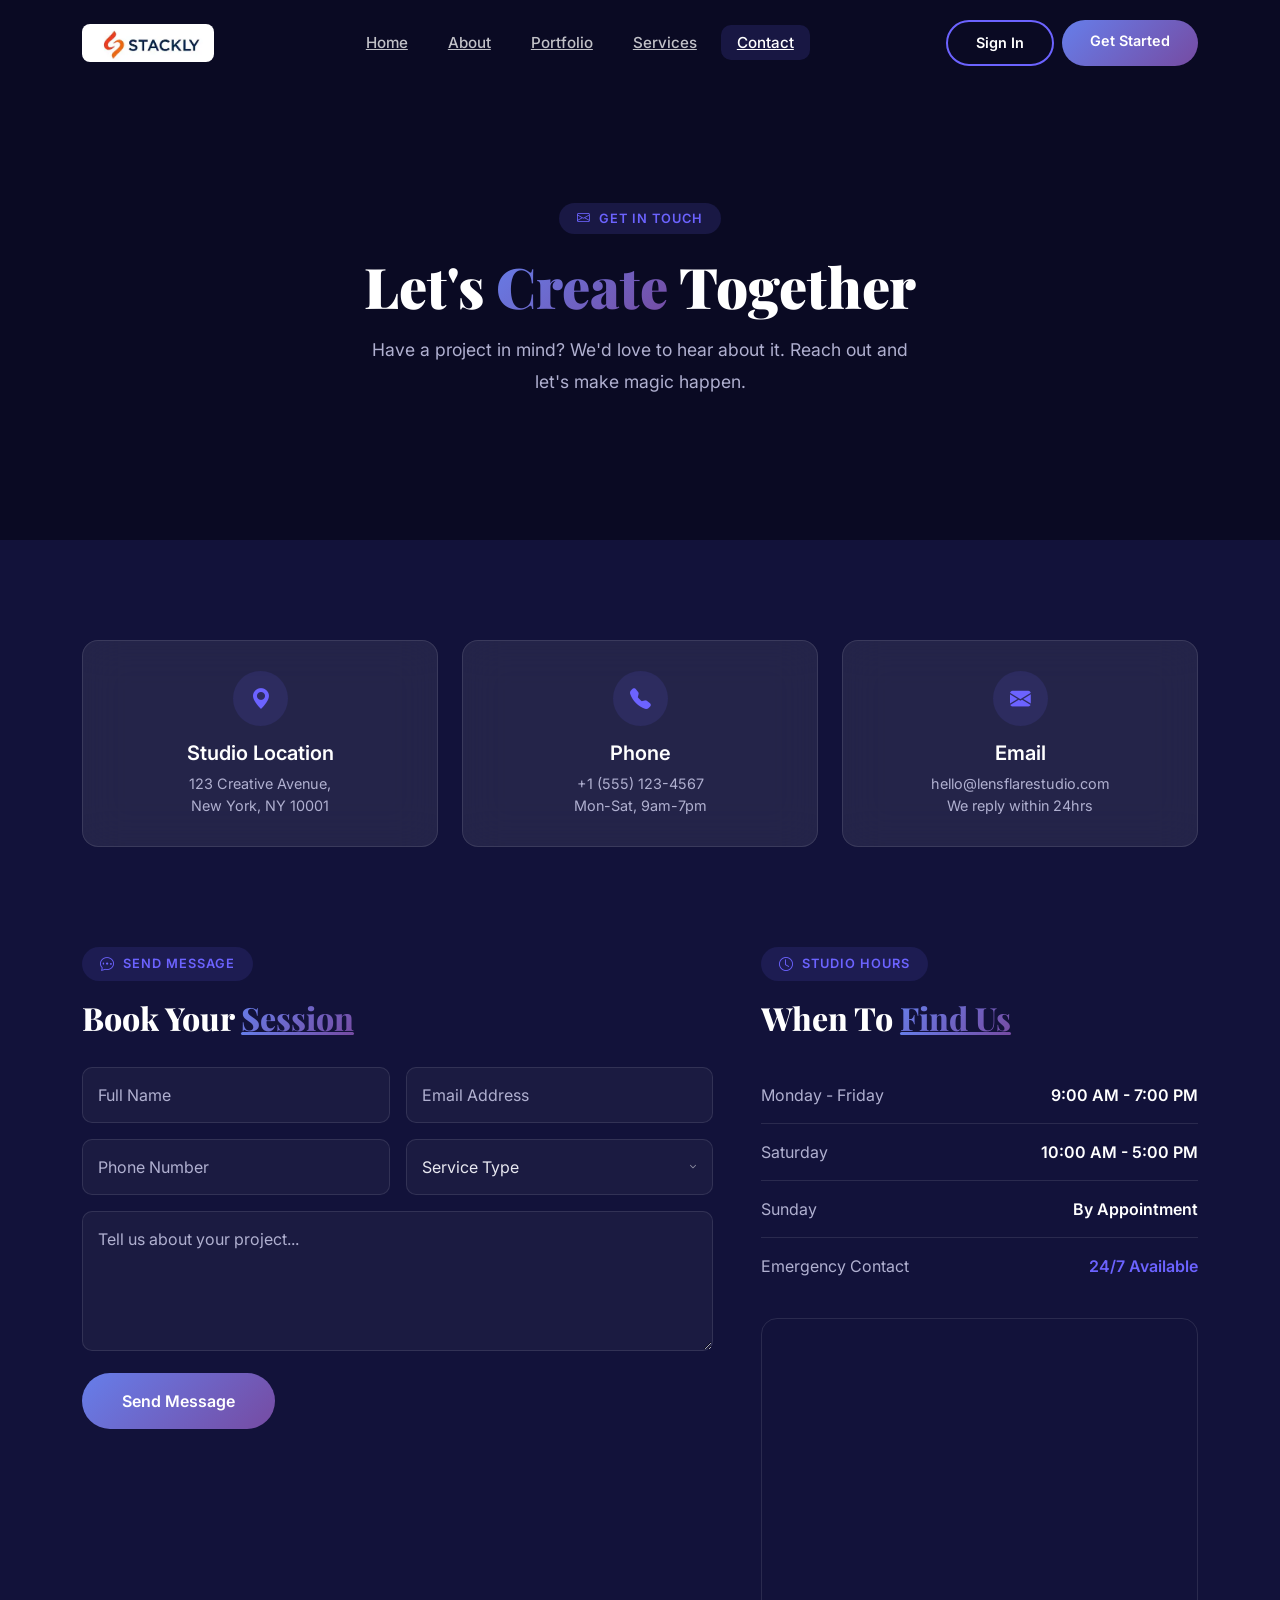
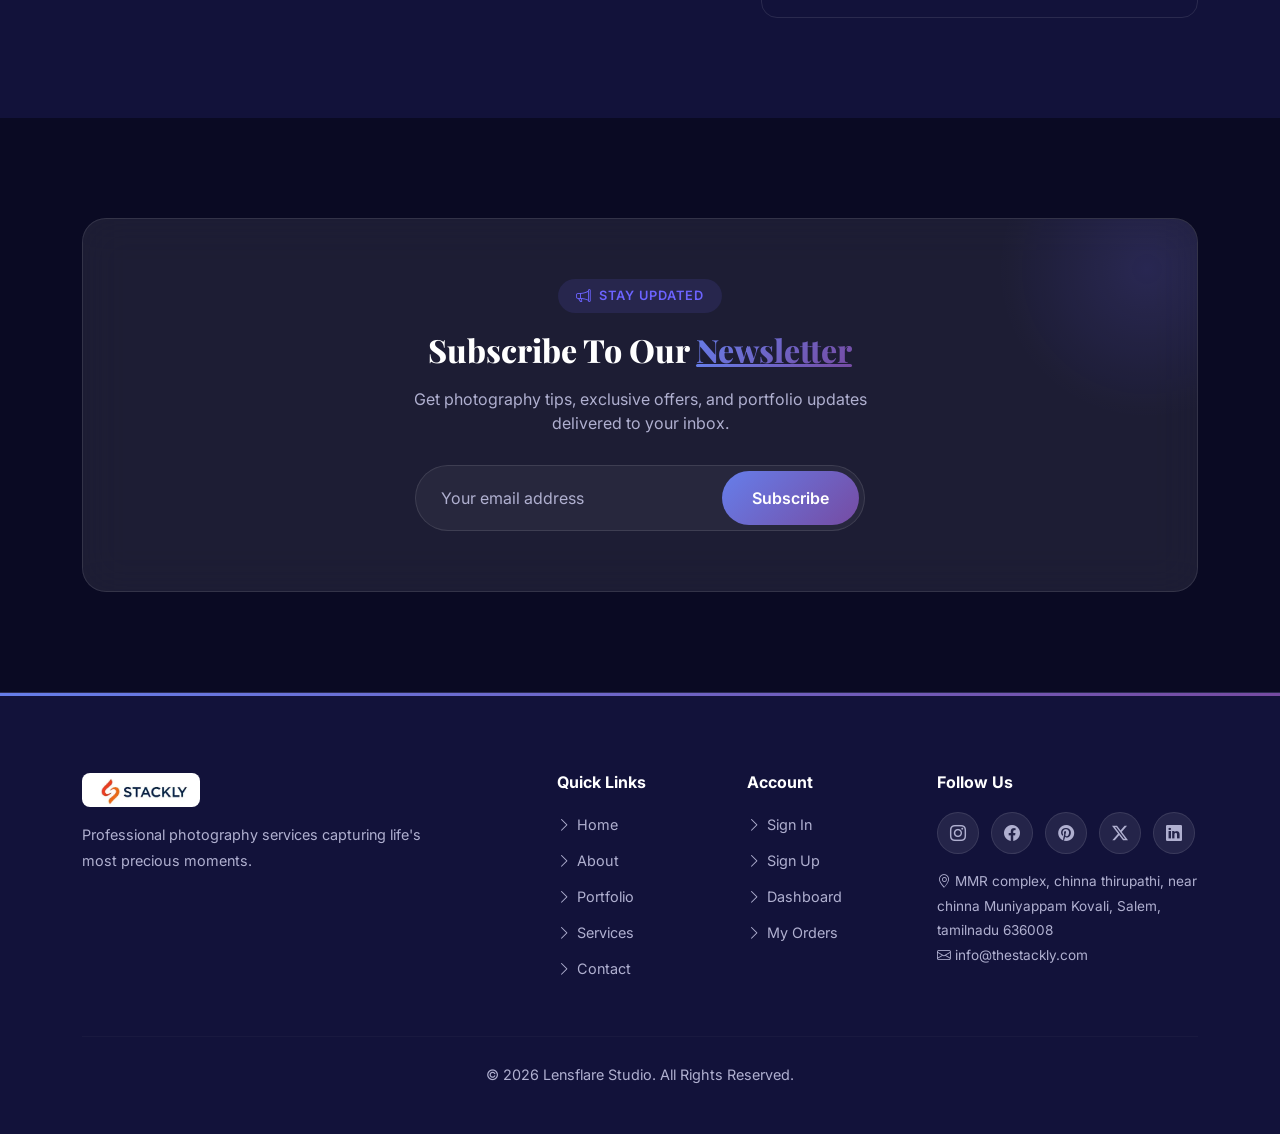
<file: contact.html>
<!DOCTYPE html>
<html lang="en">
<head>
    <meta charset="UTF-8">
    <meta name="viewport" content="width=device-width, initial-scale=1.0, maximum-scale=1.0">
    <title>Contact | Lensflare Studio</title>
   
    <link href="https://cdn.jsdelivr.net/npm/bootstrap@5.3.3/dist/css/bootstrap.min.css" rel="stylesheet">
    <link rel="stylesheet" href="https://cdn.jsdelivr.net/npm/bootstrap-icons@1.11.3/font/bootstrap-icons.min.css">
    <link rel="stylesheet" href="css/style.css">
    <style>
        .contact-card-custom { background:var(--glass); backdrop-filter:blur(20px); border:1px solid var(--card-border); border-radius:var(--radius); padding:30px; text-align:center; transition:var(--transition); height:100%; }
        .contact-card-custom:hover { transform:translateY(-8px); border-color:var(--primary); box-shadow:0 15px 40px rgba(108,99,255,0.1); }
        .contact-card-custom .icon-wrap { width:55px; height:55px; border-radius:50%; background:rgba(108,99,255,0.12); display:flex; align-items:center; justify-content:center; margin:0 auto 15px; font-size:1.3rem; color:var(--primary); transition:var(--transition); }
        .contact-card-custom:hover .icon-wrap { background:var(--gradient); color:#fff; transform:rotateY(180deg); }
        .contact-card-custom h5 { color:#fff; font-family:'Inter',sans-serif; font-weight:600; margin-bottom:8px; }
        .contact-card-custom p { color:var(--text-muted); margin:0; font-size:0.9rem; }

        .form-control-custom { background:rgba(255,255,255,0.04); border:1px solid var(--card-border); border-radius:var(--radius-sm); padding:15px; color:#e8e8f0; font-size:0.95rem; transition:var(--transition); width:100%; }
        .form-control-custom:focus { outline:none; border-color:var(--primary); box-shadow:0 0 0 3px rgba(108,99,255,0.1); background:rgba(108,99,255,0.05); }
        .form-control-custom::placeholder { color:var(--text-muted); }
        textarea.form-control-custom { resize:vertical; min-height:140px; }

        .map-placeholder { width:100%; height:300px; border-radius:var(--radius); overflow:hidden; border:1px solid var(--card-border); }
        .map-placeholder iframe { width:100%; height:100%; filter:grayscale(1) invert(0.9); }
        select.form-control-custom { appearance:none; -webkit-appearance:none; background-image:url("data:image/svg+xml,%3csvg xmlns='http://www.w3.org/2000/svg' viewBox='0 0 16 16'%3e%3cpath fill='rgba(255,255,255,0.5)' d='M4.646 5.646a.5.5 0 0 1 .708 0L8 8.293l2.646-2.647a.5.5 0 0 1 .708.708l-3 3a.5.5 0 0 1-.708 0l-3-3a.5.5 0 0 1 0-.708z'/%3e%3c/svg%3e"); background-repeat:no-repeat; background-position:right 12px center; background-size:14px; cursor:pointer; }
        select.form-control-custom option { background:#1a1a4e; color:#fff; }
    </style>
</head>
<body>

<nav class="navbar navbar-expand-lg navbar-modern">
    <div class="container">
        <a class="brand-text" href="index.html"><img src="images/OIP.webp" alt="Lensflare Studio" class="navbar-logo"></a>
        <button class="navbar-toggler" type="button" data-bs-toggle="collapse" data-bs-target="#navMain">
            <span class="navbar-toggler-icon"></span>
        </button>
        <div class="collapse navbar-collapse" id="navMain">
            <ul class="navbar-nav mx-auto">
                <li class="nav-item"><a class="nav-link-custom" href="index.html">Home</a></li>
                <li class="nav-item"><a class="nav-link-custom" href="about.html">About</a></li>
                <li class="nav-item"><a class="nav-link-custom" href="portfolio.html">Portfolio</a></li>
                <li class="nav-item"><a class="nav-link-custom" href="services.html">Services</a></li>
                <li class="nav-item"><a class="nav-link-custom active" href="contact.html">Contact</a></li>
            </ul>
            <div class="nav-buttons d-flex gap-2">
                <a href="signin.html" class="btn nav-btn nav-btn-outline">Sign In</a>
                <a href="signup.html" class="btn nav-btn nav-btn-primary">Get Started</a>
            </div>
        </div>
    </div>
</nav>

<section class="page-hero">
    <div class="hero-bg-img" style="background-image:url('https://images.unsplash.com/photo-1492691527719-9d1e07e534b4?q=80&w=2000&auto=format&fit=crop');"></div>
    <div class="hero-overlay"></div>
    <div class="container hero-content">
        <div class="page-badge"><i class="bi bi-envelope"></i> Get In Touch</div>
        <h1>Let's <span style="background:var(--gradient);-webkit-background-clip:text;-webkit-text-fill-color:transparent;">Create</span> Together</h1>
        <p>Have a project in mind? We'd love to hear about it. Reach out and let's make magic happen.</p>
    </div>
</section>

<section class="section-modern" style="background:var(--surface);padding-bottom:0;">
    <div class="container">
        <div class="row g-4">
            <div class="col-lg-4 col-md-6 fade-up delay-1">
                <div class="contact-card-custom">
                    <div class="icon-wrap"><i class="bi bi-geo-alt-fill"></i></div>
                    <h5>Studio Location</h5>
                    <p>123 Creative Avenue,<br>New York, NY 10001</p>
                </div>
            </div>
            <div class="col-lg-4 col-md-6 fade-up delay-2">
                <div class="contact-card-custom">
                    <div class="icon-wrap"><i class="bi bi-telephone-fill"></i></div>
                    <h5>Phone</h5>
                    <p>+1 (555) 123-4567<br>Mon-Sat, 9am-7pm</p>
                </div>
            </div>
            <div class="col-lg-4 col-md-6 fade-up delay-3">
                <div class="contact-card-custom">
                    <div class="icon-wrap"><i class="bi bi-envelope-fill"></i></div>
                    <h5>Email</h5>
                    <p>hello@lensflarestudio.com<br>We reply within 24hrs</p>
                </div>
            </div>
        </div>
    </div>
</section>

<section class="section-modern" style="background:var(--surface);">
    <div class="container">
        <div class="row g-5">
            <div class="col-lg-7">
                <div class="section-tag"><i class="bi bi-chat-dots"></i> Send Message</div>
                <h2 class="section-title" style="font-size:2rem;">Book Your <span class="highlight">Session</span></h2>
                <form id="contactFormMain" style="margin-top:30px;">
                    <div class="row g-3">
                        <div class="col-md-6">
                            <input type="text" class="form-control-custom" placeholder="Full Name" required>
                        </div>
                        <div class="col-md-6">
                            <input type="email" class="form-control-custom" placeholder="Email Address" required>
                        </div>
                        <div class="col-md-6">
                            <input type="tel" class="form-control-custom" placeholder="Phone Number">
                        </div>
                        <div class="col-md-6">
                            <select class="form-control-custom" required>
                                <option value="" disabled selected>Service Type</option>
                                <option>Wedding Photography</option>
                                <option>Portrait Session</option>
                                <option>Event Coverage</option>
                                <option>Commercial Shoot</option>
                                <option>Other</option>
                            </select>
                        </div>
                        <div class="col-12">
                            <textarea class="form-control-custom" placeholder="Tell us about your project..." required></textarea>
                        </div>
                        <div class="col-12">
                            <button type="submit" class="btn btn-gradient" style="padding:16px 40px;" id="contactSubmitBtn">
                                <span id="contactBtnText">Send Message</span>
                                <span id="contactBtnSpinner" style="display:none;"><span class="spinner-border spinner-border-sm me-2"></span>Sending...</span>
                            </button>
                        </div>
                    </div>
                </form>
            </div>
            <div class="col-lg-5">
                <div class="section-tag"><i class="bi bi-clock"></i> Studio Hours</div>
                <h2 class="section-title" style="font-size:2rem;">When To <span class="highlight">Find Us</span></h2>
                <div style="margin-top:30px;">
                    <div class="d-flex justify-content-between align-items-center py-3" style="border-bottom:1px solid var(--card-border);">
                        <span style="color:var(--text-muted);">Monday - Friday</span>
                        <span style="color:#fff;font-weight:600;">9:00 AM - 7:00 PM</span>
                    </div>
                    <div class="d-flex justify-content-between align-items-center py-3" style="border-bottom:1px solid var(--card-border);">
                        <span style="color:var(--text-muted);">Saturday</span>
                        <span style="color:#fff;font-weight:600;">10:00 AM - 5:00 PM</span>
                    </div>
                    <div class="d-flex justify-content-between align-items-center py-3" style="border-bottom:1px solid var(--card-border);">
                        <span style="color:var(--text-muted);">Sunday</span>
                        <span style="color:#fff;font-weight:600;">By Appointment</span>
                    </div>
                    <div class="d-flex justify-content-between align-items-center py-3">
                        <span style="color:var(--text-muted);">Emergency Contact</span>
                        <span style="color:var(--primary);font-weight:600;">24/7 Available</span>
                    </div>
                </div>
                <div class="map-placeholder mt-4">
                    <iframe src="https://www.google.com/maps/embed?pb=!1m18!1m12!1m3!1d193595.15830869428!2d-74.119763973046!3d40.69766374874431!2m3!1f0!2f0!3f0!3m2!1i1024!2i768!4f13.1!3m3!1m2!1s0x89c24fa5d33f083b%3A0xc80b8f06e177fe62!2sNew+York!5e0!3m2!1sen!2sus!4v1" loading="lazy"></iframe>
                </div>
            </div>
        </div>
    </div>
</section>

<section class="section-modern" style="background:var(--dark);">
    <div class="container">
        <div class="newsletter-box text-center">
            <div class="section-tag" style="justify-content:center;"><i class="bi bi-megaphone"></i> Stay Updated</div>
            <h2 class="section-title" style="font-size:2rem;">Subscribe To Our <span class="highlight">Newsletter</span></h2>
            <p style="color:var(--text-muted);max-width:500px;margin:15px auto 30px;">Get photography tips, exclusive offers, and portfolio updates delivered to your inbox.</p>
            <form class="newsletter-form" style="max-width:450px;margin:0 auto;" onsubmit="event.preventDefault(); window.location.href='error.html';">
                <div class="input-group-modern">
                    <input type="email" placeholder="Your email address" required>
                    <button type="submit">Subscribe</button>
                </div>
            </form>
        </div>
    </div>
</section>

<footer class="footer-modern">
    <div class="container">
        <div class="row gy-5">
            <div class="col-lg-4">
                <a class="footer-brand" href="index.html"><img src="images/OIP.webp" alt="Lensflare Studio" class="footer-logo"></a>
                <p>Professional photography services capturing life's most precious moments.</p>
            </div>
            <div class="col-lg-2 offset-lg-1">
                <h5>Quick Links</h5>
                <ul>
                    <li><a href="index.html"><i class="bi bi-chevron-right"></i>Home</a></li>
                    <li><a href="about.html"><i class="bi bi-chevron-right"></i>About</a></li>
                    <li><a href="portfolio.html"><i class="bi bi-chevron-right"></i>Portfolio</a></li>
                    <li><a href="services.html"><i class="bi bi-chevron-right"></i>Services</a></li>
                    <li><a href="contact.html"><i class="bi bi-chevron-right"></i>Contact</a></li>
                </ul>
            </div>
            <div class="col-lg-2">
                <h5>Account</h5>
                <ul>
                    <li><a href="signin.html"><i class="bi bi-chevron-right"></i>Sign In</a></li>
                    <li><a href="signup.html"><i class="bi bi-chevron-right"></i>Sign Up</a></li>
                    <li><a href="error.html"><i class="bi bi-chevron-right"></i>Dashboard</a></li>
                    <li><a href="error.html"><i class="bi bi-chevron-right"></i>My Orders</a></li>
                </ul>
            </div>
            <div class="col-lg-3">
                <h5>Follow Us</h5>
                <div class="social-links">
                    <a href="error.html"><i class="bi bi-instagram"></i></a>
                    <a href="error.html"><i class="bi bi-facebook"></i></a>
                    <a href="error.html"><i class="bi bi-pinterest"></i></a>
                    <a href="error.html"><i class="bi bi-twitter-x"></i></a>
                    <a href="error.html"><i class="bi bi-linkedin"></i></a>
                </div>
                <p style="margin-top:15px;font-size:0.85rem;"><i class="bi bi-geo-alt"></i> MMR complex, chinna thirupathi, near chinna Muniyappam Kovali, Salem, tamilnadu 636008<br><i class="bi bi-envelope"></i> info@thestackly.com</p>
            </div>
        </div>
        <hr>
        <div class="text-center copyright"><p>&copy; 2026 Lensflare Studio. All Rights Reserved.</p></div>
    </div>
</footer>

<script>
    document.getElementById('contactFormMain')?.addEventListener('submit', function(e) {
        e.preventDefault();
        const btn = document.getElementById('contactSubmitBtn');
        const text = document.getElementById('contactBtnText');
        const spinner = document.getElementById('contactBtnSpinner');
        text.style.display = 'none';
        spinner.style.display = 'inline-block';
        btn.disabled = true;
        setTimeout(() => {
            spinner.style.display = 'none';
            text.style.display = 'inline-block';
            text.textContent = 'Message Sent!';
            btn.style.background = 'linear-gradient(135deg, #4CAF50, #45a049)';
            btn.disabled = false;
            this.reset();
            setTimeout(() => {
                text.textContent = 'Send Message';
                btn.style.background = '';
            }, 3000);
        }, 2000);
    });
</script>
<script src="https://cdn.jsdelivr.net/npm/bootstrap@5.3.3/dist/js/bootstrap.bundle.min.js"></script>
<script src="js/main.js"></script>
</body>
</html>
</file>
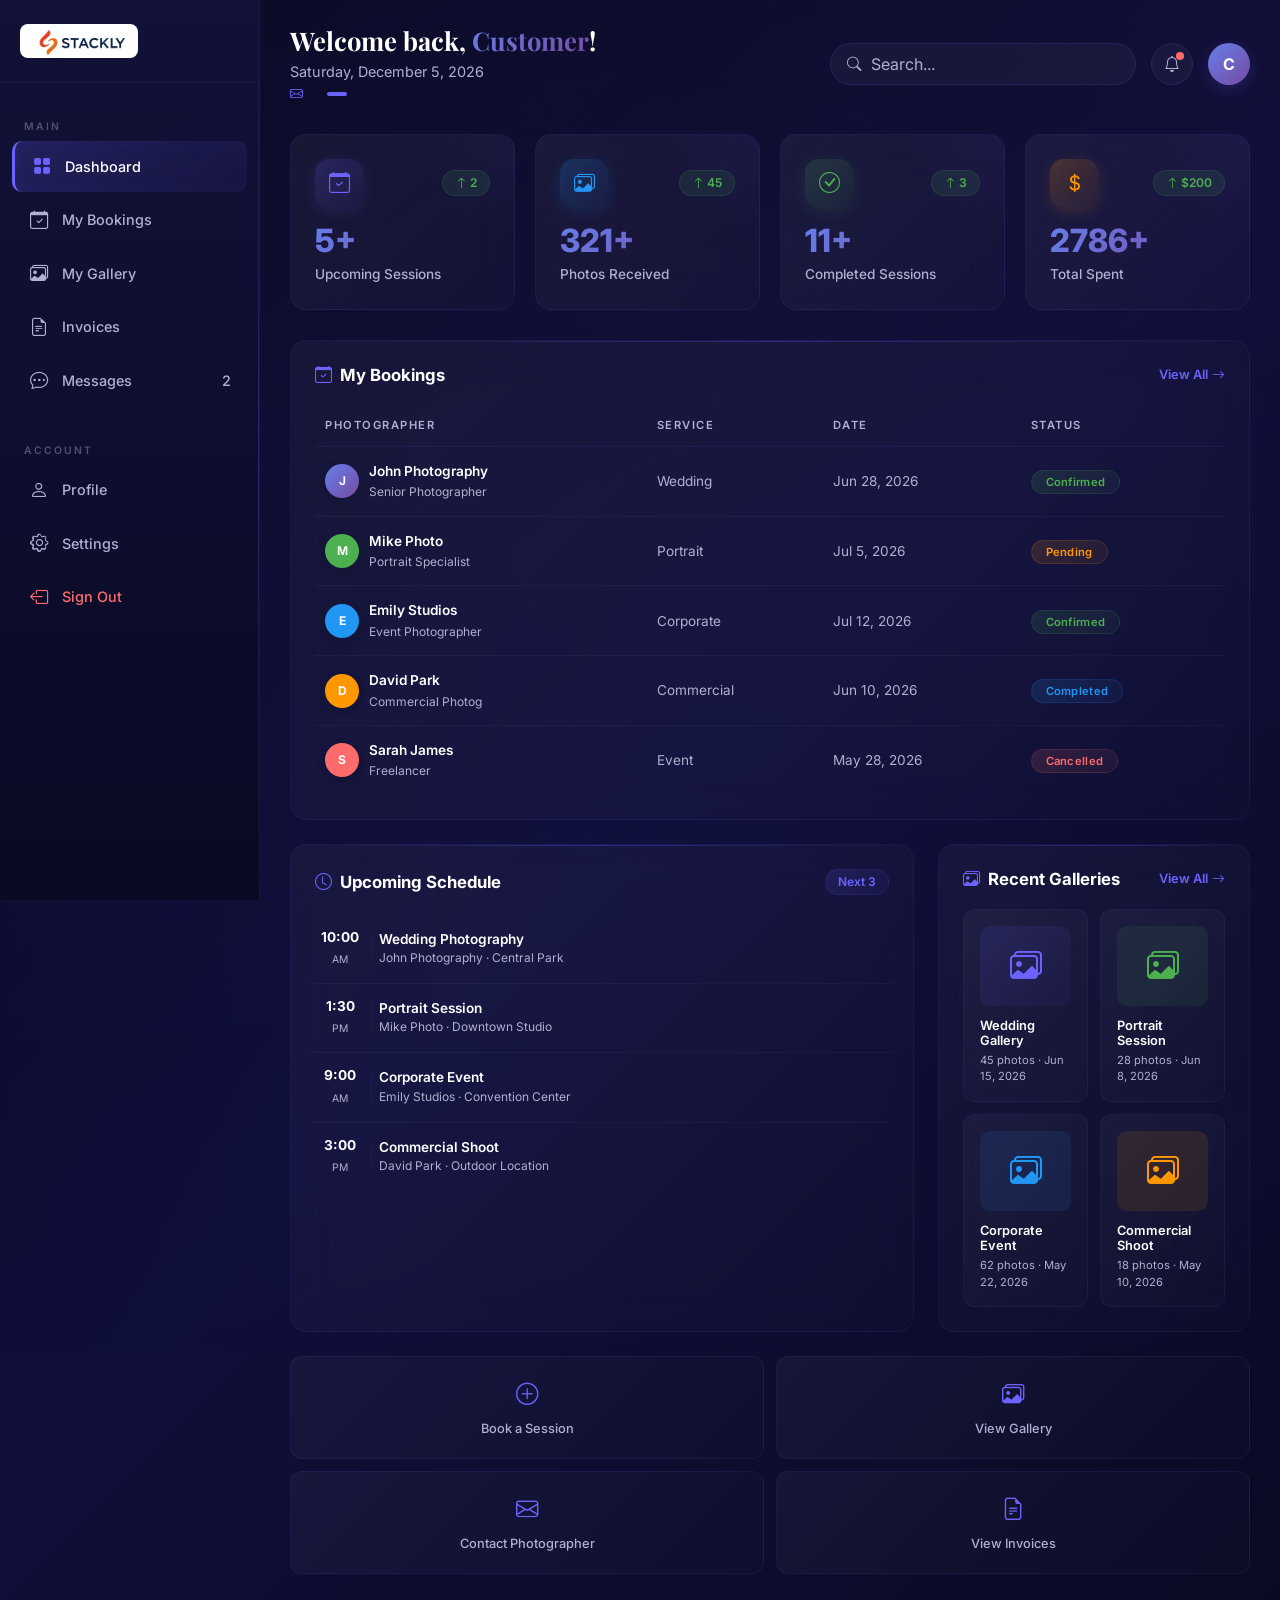
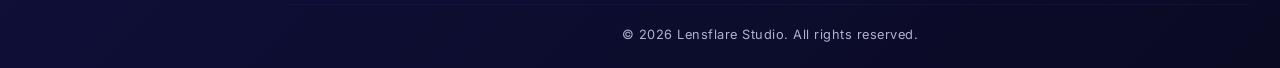
<file: dash-customer.html>
<!DOCTYPE html>
<html lang="en">
<head>
    <meta charset="UTF-8">
    <meta name="viewport" content="width=device-width, initial-scale=1.0, maximum-scale=1.0">
    <title>Dashboard | Lensflare Studio</title>
 
    <link href="https://cdn.jsdelivr.net/npm/bootstrap@5.3.3/dist/css/bootstrap.min.css" rel="stylesheet">
    <link rel="stylesheet" href="https://cdn.jsdelivr.net/npm/bootstrap-icons@1.11.3/font/bootstrap-icons.min.css">
    <link rel="stylesheet" href="css/style.css">
    <link rel="stylesheet" href="css/dashboard.css">
    <link rel="stylesheet" href="css/dash-customer.css">
</head>
<script>
    if (localStorage.getItem('lensflare_role') && localStorage.getItem('lensflare_role') !== 'customer') {
        const roleDashboards = { admin: 'dashboard.html', photographer: 'dash-photographer.html' };
        window.location.href = roleDashboards[localStorage.getItem('lensflare_role')] || 'index.html';
    }
</script>
<body class="dashboard-body">

<button class="sidebar-toggle" id="sidebarToggle"><i class="bi bi-list"></i></button>
<div class="sidebar-overlay" id="sidebarOverlay"></div>

<aside class="dash-sidebar" id="dashSidebar">
    <div class="sidebar-brand">
        <a href="index.html"><img src="images/OIP.webp" alt="Lensflare Studio" class="sidebar-logo"></a>
        <button class="sidebar-close" id="sidebarClose"><i class="bi bi-x"></i></button>
    </div>
    <nav class="sidebar-nav">
        <div class="nav-label">Main</div>
        <a href="dash-customer.html" class="nav-item active"><i class="bi bi-grid-fill"></i> Dashboard</a>
        <a href="error.html" class="nav-item"><i class="bi bi-calendar-check"></i> My Bookings</a>
        <a href="error.html" class="nav-item"><i class="bi bi-images"></i> My Gallery</a>
        <a href="error.html" class="nav-item"><i class="bi bi-file-earmark-text"></i> Invoices</a>
        <a href="error.html" class="nav-item"><i class="bi bi-chat-dots"></i> Messages <span class="badge-count" style="margin-left:auto;">2</span></a>

        <div class="nav-label" style="margin-top:20px;">Account</div>
        <a href="error.html" class="nav-item"><i class="bi bi-person"></i> Profile</a>
        <a href="error.html" class="nav-item"><i class="bi bi-gear"></i> Settings</a>
        <a href="index.html" class="nav-item" id="signOutBtn" style="color:var(--secondary);"><i class="bi bi-box-arrow-left"></i> Sign Out</a>
    </nav>
</aside>

<main class="dash-main">

    <div class="dash-topbar">
        <div class="greeting">
                <h2>Welcome back, <span id="userName">Customer</span>!</h2>
            <p id="dateDisplay"></p>
            <p style="color:var(--text-muted);font-size:0.85rem;margin:2px 0 0;"><i class="bi bi-envelope"></i> <span id="userEmail"></span> <span id="userRole" style="margin-left:12px;padding:2px 10px;border-radius:20px;background:var(--primary);color:#fff;font-size:0.75rem;text-transform:capitalize;"></span></p>
        </div>
        <div class="topbar-actions">
            <div class="search-box">
                <i class="bi bi-search"></i>
                <input type="text" placeholder="Search...">
            </div>
            <button class="notif-btn">
                <i class="bi bi-bell"></i>
                <span class="badge-dot"></span>
            </button>
            <div class="user-dropdown">
                <div class="user-avatar" id="userAvatarBtn">C</div>
                <div class="user-dropdown-menu" id="userDropdown">
                    <a href="#"><i class="bi bi-person"></i> My Profile</a>
                    <a href="#"><i class="bi bi-gear"></i> Settings</a>
                    <hr style="border-color:var(--card-border);margin:4px 0;">
                    <a href="index.html" class="danger" id="signOutDropdown"><i class="bi bi-box-arrow-left"></i> Sign Out</a>
                </div>
            </div>
        </div>
    </div>

    <div class="dash-stats">
        <div class="stat-card fade-up">
            <div class="stat-header">
                <div class="stat-icon purple"><i class="bi bi-calendar-check"></i></div>
                <span class="stat-change up"><i class="bi bi-arrow-up"></i> 2</span>
            </div>
            <h3 class="counter-num" data-target="6">0</h3>
            <p>Upcoming Sessions</p>
        </div>
        <div class="stat-card fade-up delay-1">
            <div class="stat-header">
                <div class="stat-icon blue"><i class="bi bi-images"></i></div>
                <span class="stat-change up"><i class="bi bi-arrow-up"></i> 45</span>
            </div>
            <h3 class="counter-num" data-target="328">0</h3>
            <p>Photos Received</p>
        </div>
        <div class="stat-card fade-up delay-2">
            <div class="stat-header">
                <div class="stat-icon green"><i class="bi bi-check-circle"></i></div>
                <span class="stat-change up"><i class="bi bi-arrow-up"></i> 3</span>
            </div>
            <h3 class="counter-num" data-target="12">0</h3>
            <p>Completed Sessions</p>
        </div>
        <div class="stat-card fade-up delay-3">
            <div class="stat-header">
                <div class="stat-icon orange"><i class="bi bi-currency-dollar"></i></div>
                <span class="stat-change up"><i class="bi bi-arrow-up"></i> $200</span>
            </div>
            <h3 class="counter-num" data-target="2840">0</h3>
            <p>Total Spent</p>
        </div>
    </div>

    <div class="dash-card fade-up" style="margin-bottom:24px;">
        <div class="card-header">
            <h4><i class="bi bi-calendar-check" style="margin-right:8px;color:var(--primary);"></i> My Bookings</h4>
            <a href="#">View All <i class="bi bi-arrow-right"></i></a>
        </div>
        <div class="table-responsive">
        <table class="bookings-table">
            <thead>
                <tr>
                    <th>Photographer</th>
                    <th>Service</th>
                    <th>Date</th>
                    <th>Status</th>
                </tr>
            </thead>
            <tbody>
                <tr>
                    <td>
                        <div class="client-info">
                            <div class="client-avatar" style="background:var(--gradient);">J</div>
                            <div><span>John Photography</span><small>Senior Photographer</small></div>
                        </div>
                    </td>
                    <td>Wedding</td>
                    <td>Jun 28, 2026</td>
                    <td><span class="status-badge confirmed">Confirmed</span></td>
                </tr>
                <tr>
                    <td>
                        <div class="client-info">
                            <div class="client-avatar" style="background:#4CAF50;">M</div>
                            <div><span>Mike Photo</span><small>Portrait Specialist</small></div>
                        </div>
                    </td>
                    <td>Portrait</td>
                    <td>Jul 5, 2026</td>
                    <td><span class="status-badge pending">Pending</span></td>
                </tr>
                <tr>
                    <td>
                        <div class="client-info">
                            <div class="client-avatar" style="background:#2196F3;">E</div>
                            <div><span>Emily Studios</span><small>Event Photographer</small></div>
                        </div>
                    </td>
                    <td>Corporate</td>
                    <td>Jul 12, 2026</td>
                    <td><span class="status-badge confirmed">Confirmed</span></td>
                </tr>
                <tr>
                    <td>
                        <div class="client-info">
                            <div class="client-avatar" style="background:#FF9800;">D</div>
                            <div><span>David Park</span><small>Commercial Photog</small></div>
                        </div>
                    </td>
                    <td>Commercial</td>
                    <td>Jun 10, 2026</td>
                    <td><span class="status-badge completed">Completed</span></td>
                </tr>
                <tr>
                    <td>
                        <div class="client-info">
                            <div class="client-avatar" style="background:var(--secondary);">S</div>
                            <div><span>Sarah James</span><small>Freelancer</small></div>
                        </div>
                    </td>
                    <td>Event</td>
                    <td>May 28, 2026</td>
                    <td><span class="status-badge cancelled">Cancelled</span></td>
                </tr>
            </tbody>
        </table>
        </div>
    </div>

    <div class="dash-grid">
        <div class="dash-card fade-up">
            <div class="card-header">
                <h4><i class="bi bi-clock" style="margin-right:8px;color:var(--primary);"></i> Upcoming Schedule</h4>
                <span class="badge-count">Next 3</span>
            </div>
            <ul class="schedule-list">
                <li>
                    <div class="schedule-time"><strong>10:00</strong><small>AM</small></div>
                    <div class="schedule-info">
                        <h6>Wedding Photography</h6>
                        <p>John Photography · Central Park</p>
                    </div>
                </li>
                <li>
                    <div class="schedule-time"><strong>1:30</strong><small>PM</small></div>
                    <div class="schedule-info">
                        <h6>Portrait Session</h6>
                        <p>Mike Photo · Downtown Studio</p>
                    </div>
                </li>
                <li>
                    <div class="schedule-time"><strong>9:00</strong><small>AM</small></div>
                    <div class="schedule-info">
                        <h6>Corporate Event</h6>
                        <p>Emily Studios · Convention Center</p>
                    </div>
                </li>
                <li>
                    <div class="schedule-time"><strong>3:00</strong><small>PM</small></div>
                    <div class="schedule-info">
                        <h6>Commercial Shoot</h6>
                        <p>David Park · Outdoor Location</p>
                    </div>
                </li>
            </ul>
        </div>

        <div>
            <div class="dash-card fade-up delay-1">
                <div class="card-header">
                    <h4><i class="bi bi-images" style="margin-right:8px;color:var(--primary);"></i> Recent Galleries</h4>
                    <a href="#">View All <i class="bi bi-arrow-right"></i></a>
                </div>
                <div class="gallery-grid">
                    <div class="gallery-card">
                        <div class="gallery-preview">
                            <i class="bi bi-images"></i>
                        </div>
                        <div class="gallery-info">
                            <h6>Wedding Gallery</h6>
                            <span>45 photos · Jun 15, 2026</span>
                        </div>
                    </div>
                    <div class="gallery-card">
                        <div class="gallery-preview" style="background:rgba(76,175,80,0.1);color:#4CAF50;">
                            <i class="bi bi-images"></i>
                        </div>
                        <div class="gallery-info">
                            <h6>Portrait Session</h6>
                            <span>28 photos · Jun 8, 2026</span>
                        </div>
                    </div>
                    <div class="gallery-card">
                        <div class="gallery-preview" style="background:rgba(33,150,243,0.1);color:#2196F3;">
                            <i class="bi bi-images"></i>
                        </div>
                        <div class="gallery-info">
                            <h6>Corporate Event</h6>
                            <span>62 photos · May 22, 2026</span>
                        </div>
                    </div>
                    <div class="gallery-card">
                        <div class="gallery-preview" style="background:rgba(255,152,0,0.1);color:#FF9800;">
                            <i class="bi bi-images"></i>
                        </div>
                        <div class="gallery-info">
                            <h6>Commercial Shoot</h6>
                            <span>18 photos · May 10, 2026</span>
                        </div>
                    </div>
                </div>
            </div>
        </div>
    </div>

    <div class="quick-actions">
        <a href="#" class="quick-action-btn fade-up">
            <i class="bi bi-plus-circle"></i>
            <span>Book a Session</span>
        </a>
        <a href="#" class="quick-action-btn fade-up delay-1">
            <i class="bi bi-images"></i>
            <span>View Gallery</span>
        </a>
        <a href="#" class="quick-action-btn fade-up delay-2">
            <i class="bi bi-envelope"></i>
            <span>Contact Photographer</span>
        </a>
        <a href="#" class="quick-action-btn fade-up delay-3">
            <i class="bi bi-file-earmark-text"></i>
            <span>View Invoices</span>
        </a>
    </div>

    <div class="dash-footer">
        <p>&copy; 2026 Lensflare Studio. All rights reserved.</p>
    </div>

</main>

<script src="https://cdn.jsdelivr.net/npm/bootstrap@5.3.3/dist/js/bootstrap.bundle.min.js"></script>
<script src="js/main.js"></script>
<script>

document.addEventListener('DOMContentLoaded', () => {

    const storedName = localStorage.getItem('lensflare_user') || 'Customer';
    const storedEmail = localStorage.getItem('lensflare_email') || '';
    document.getElementById('userName').textContent = storedName;
    document.getElementById('userEmail').textContent = storedEmail;
    const storedRole = localStorage.getItem('lensflare_role') || '';
    document.getElementById('userRole').textContent = storedRole;

    document.getElementById('userAvatarBtn').textContent = storedName.charAt(0).toUpperCase();

    const now = new Date();
    const options = { weekday: 'long', year: 'numeric', month: 'long', day: 'numeric' };
    document.getElementById('dateDisplay').textContent = now.toLocaleDateString('en-US', options);

    const sidebar = document.getElementById('dashSidebar');
    const overlay = document.getElementById('sidebarOverlay');
    const toggleBtn = document.getElementById('sidebarToggle');
    document.getElementById('sidebarToggle').addEventListener('click', () => {
        sidebar.classList.toggle('open');
        overlay.classList.toggle('active');
        toggleBtn.classList.toggle('hidden');
    });
    overlay.addEventListener('click', closeSidebar);
    document.getElementById('sidebarClose').addEventListener('click', closeSidebar);
    function closeSidebar() {
        sidebar.classList.remove('open');
        overlay.classList.remove('active');
        toggleBtn.classList.remove('hidden');
    }

    const avatarBtn = document.getElementById('userAvatarBtn');
    const dropdown = document.getElementById('userDropdown');
    avatarBtn.addEventListener('click', (e) => {
        e.stopPropagation();
        dropdown.classList.toggle('show');
    });
    document.addEventListener('click', () => dropdown.classList.remove('show'));

    const signOut = () => {
        localStorage.removeItem('lensflare_user');
        localStorage.removeItem('lensflare_role');
        window.location.href = 'index.html';
    };
    document.getElementById('signOutBtn').addEventListener('click', (e) => {
        e.preventDefault();
        signOut();
    });
    document.getElementById('signOutDropdown').addEventListener('click', (e) => {
        e.preventDefault();
        signOut();
    });

});

</script>
</body>
</html>
</file>
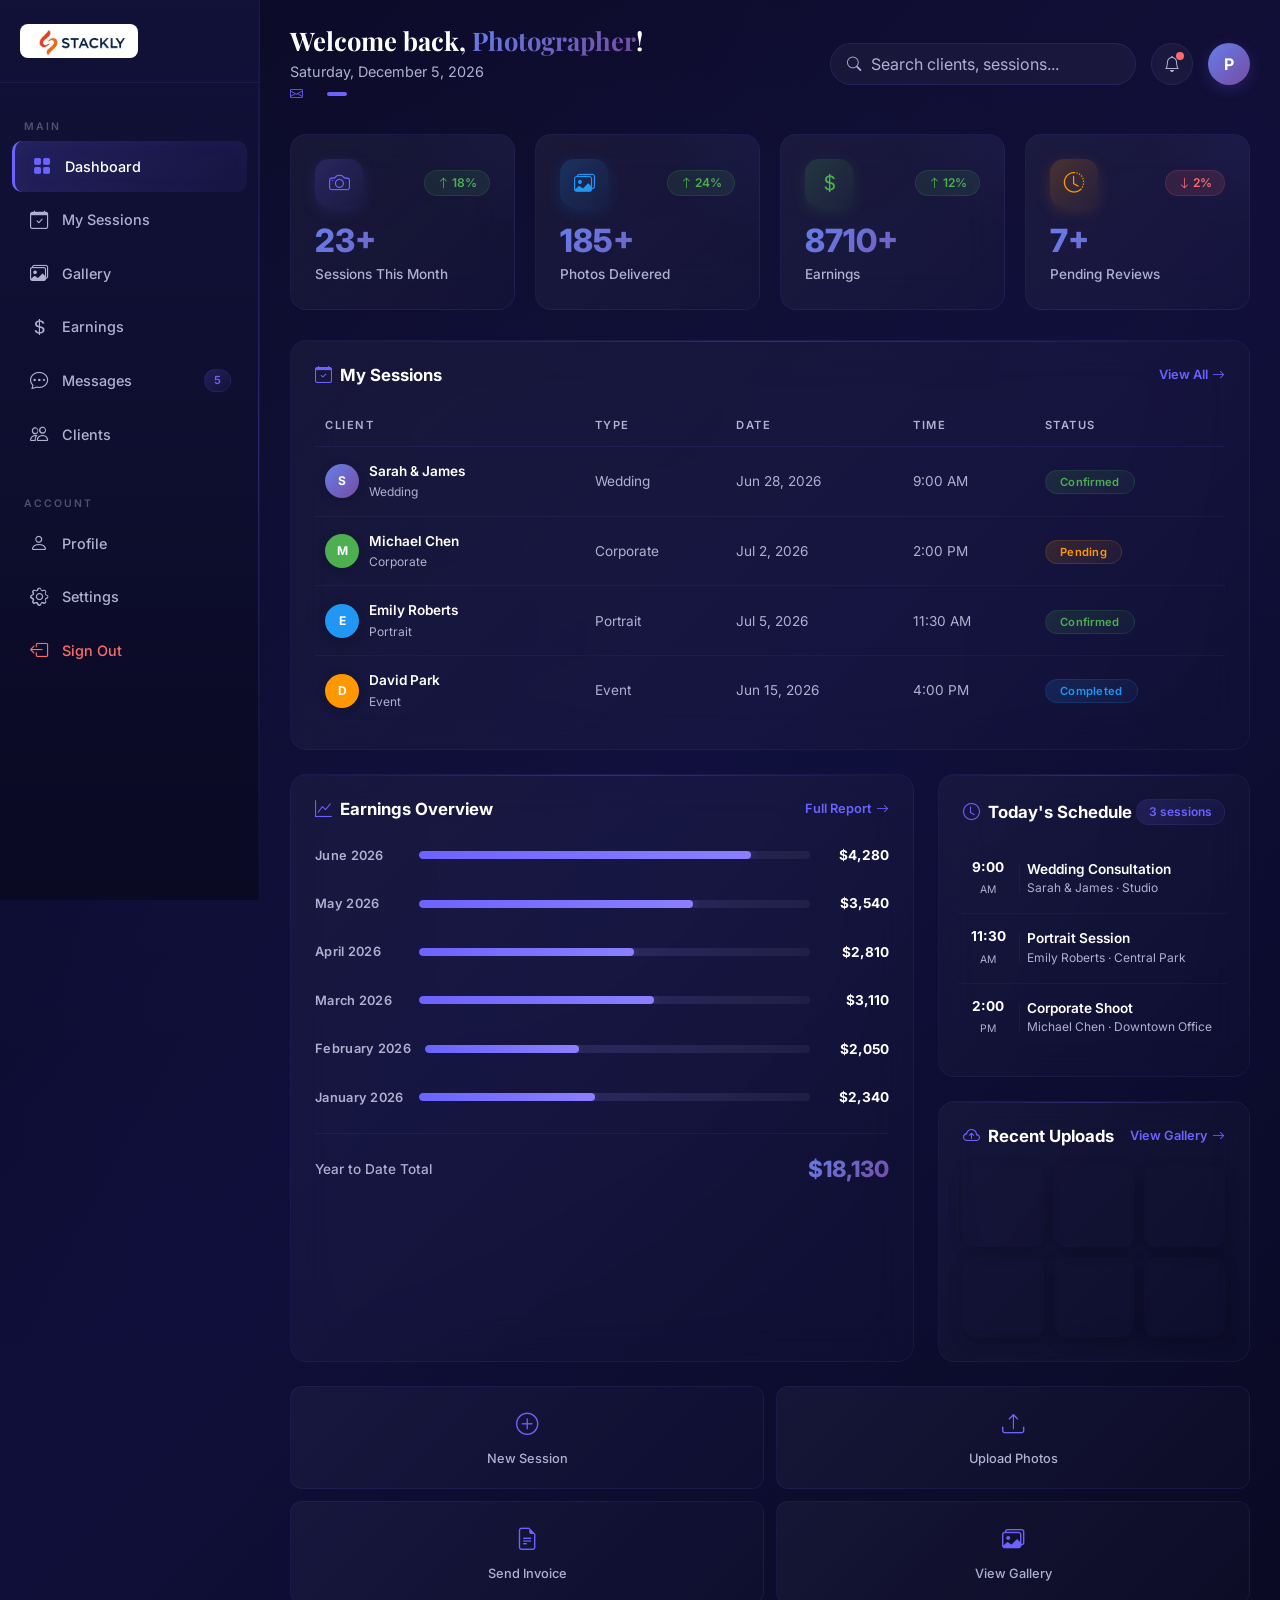
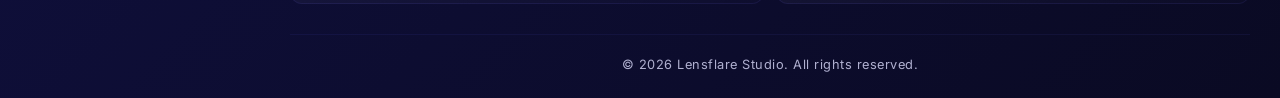
<file: dash-photographer.html>
<!DOCTYPE html>
<html lang="en">
<head>
    <meta charset="UTF-8">
    <meta name="viewport" content="width=device-width, initial-scale=1.0, maximum-scale=1.0">
    <title>Photographer Dashboard | Lensflare Studio</title>

    <link href="https://cdn.jsdelivr.net/npm/bootstrap@5.3.3/dist/css/bootstrap.min.css" rel="stylesheet">
    <link rel="stylesheet" href="https://cdn.jsdelivr.net/npm/bootstrap-icons@1.11.3/font/bootstrap-icons.min.css">
    <link rel="stylesheet" href="css/style.css">
    <link rel="stylesheet" href="css/dashboard.css">
    <link rel="stylesheet" href="css/dash-photographer.css">
</head>
<script>
    if (localStorage.getItem('lensflare_role') && localStorage.getItem('lensflare_role') !== 'photographer') {
        const roleDashboards = { admin: 'dashboard.html', customer: 'dash-customer.html' };
        window.location.href = roleDashboards[localStorage.getItem('lensflare_role')] || 'index.html';
    }
</script>
<body class="dashboard-body">

<button class="sidebar-toggle" id="sidebarToggle"><i class="bi bi-list"></i></button>
<div class="sidebar-overlay" id="sidebarOverlay"></div>

<!-- ==========================
     SIDEBAR
========================== -->
<aside class="dash-sidebar" id="dashSidebar">
    <div class="sidebar-brand">
        <a href="index.html"><img src="images/OIP.webp" alt="Lensflare Studio" class="sidebar-logo"></a>
        <button class="sidebar-close" id="sidebarClose"><i class="bi bi-x"></i></button>
    </div>
    <nav class="sidebar-nav">
        <div class="nav-label">Main</div>
        <a href="dash-photographer.html" class="nav-item active"><i class="bi bi-grid-fill"></i> Dashboard</a>
        <a href="error.html" class="nav-item"><i class="bi bi-calendar-check"></i> My Sessions</a>
        <a href="error.html" class="nav-item"><i class="bi bi-images"></i> Gallery</a>
        <a href="error.html" class="nav-item"><i class="bi bi-currency-dollar"></i> Earnings</a>
        <a href="error.html" class="nav-item"><i class="bi bi-chat-dots"></i> Messages <span class="badge-count" style="margin-left:auto;">5</span></a>
        <a href="error.html" class="nav-item"><i class="bi bi-people"></i> Clients</a>

        <div class="nav-label" style="margin-top:20px;">Account</div>
        <a href="error.html" class="nav-item"><i class="bi bi-person"></i> Profile</a>
        <a href="error.html" class="nav-item"><i class="bi bi-gear"></i> Settings</a>
        <a href="index.html" class="nav-item" id="signOutBtn" style="color:var(--secondary);"><i class="bi bi-box-arrow-left"></i> Sign Out</a>
    </nav>
</aside>

<!-- ==========================
     MAIN CONTENT
========================== -->
<main class="dash-main">

    <!-- Top Bar -->
    <div class="dash-topbar">
        <div class="greeting">
                <h2>Welcome back, <span id="userName">Photographer</span>!</h2>
            <p id="dateDisplay"></p>
            <p style="color:var(--text-muted);font-size:0.85rem;margin:2px 0 0;"><i class="bi bi-envelope"></i> <span id="userEmail"></span> <span id="userRole" style="margin-left:12px;padding:2px 10px;border-radius:20px;background:var(--primary);color:#fff;font-size:0.75rem;text-transform:capitalize;"></span></p>
        </div>
        <div class="topbar-actions">
            <div class="search-box">
                <i class="bi bi-search"></i>
                <input type="text" placeholder="Search clients, sessions...">
            </div>
            <button class="notif-btn">
                <i class="bi bi-bell"></i>
                <span class="badge-dot"></span>
            </button>
            <div class="user-dropdown">
                <div class="user-avatar" id="userAvatarBtn">P</div>
                <div class="user-dropdown-menu" id="userDropdown">
                    <a href="#"><i class="bi bi-person"></i> My Profile</a>
                    <a href="#"><i class="bi bi-gear"></i> Settings</a>
                    <hr style="border-color:var(--card-border);margin:4px 0;">
                    <a href="index.html" class="danger" id="signOutDropdown"><i class="bi bi-box-arrow-left"></i> Sign Out</a>
                </div>
            </div>
        </div>
    </div>

    <!-- Stats -->
    <div class="dash-stats">
        <div class="stat-card fade-up">
            <div class="stat-header">
                <div class="stat-icon purple"><i class="bi bi-camera"></i></div>
                <span class="stat-change up"><i class="bi bi-arrow-up"></i> 18%</span>
            </div>
            <h3 class="counter-num" data-target="24">0</h3>
            <p>Sessions This Month</p>
        </div>
        <div class="stat-card fade-up delay-1">
            <div class="stat-header">
                <div class="stat-icon blue"><i class="bi bi-images"></i></div>
                <span class="stat-change up"><i class="bi bi-arrow-up"></i> 24%</span>
            </div>
            <h3 class="counter-num" data-target="186">0</h3>
            <p>Photos Delivered</p>
        </div>
        <div class="stat-card fade-up delay-2">
            <div class="stat-header">
                <div class="stat-icon green"><i class="bi bi-currency-dollar"></i></div>
                <span class="stat-change up"><i class="bi bi-arrow-up"></i> 12%</span>
            </div>
            <h3 class="counter-num" data-target="8740">0</h3>
            <p>Earnings</p>
        </div>
        <div class="stat-card fade-up delay-3">
            <div class="stat-header">
                <div class="stat-icon orange"><i class="bi bi-clock-history"></i></div>
                <span class="stat-change down"><i class="bi bi-arrow-down"></i> 2%</span>
            </div>
            <h3 class="counter-num" data-target="8">0</h3>
            <p>Pending Reviews</p>
        </div>
    </div>

    <!-- My Sessions Table -->
    <div class="dash-card fade-up" style="margin-bottom:24px;">
        <div class="card-header">
            <h4><i class="bi bi-calendar-check" style="margin-right:8px;color:var(--primary);"></i> My Sessions</h4>
            <a href="#">View All <i class="bi bi-arrow-right"></i></a>
        </div>
        <div class="table-responsive">
        <table class="bookings-table">
            <thead>
                <tr>
                    <th>Client</th>
                    <th>Type</th>
                    <th>Date</th>
                    <th>Time</th>
                    <th>Status</th>
                </tr>
            </thead>
            <tbody>
                <tr>
                    <td>
                        <div class="client-info">
                            <div class="client-avatar" style="background:var(--gradient);">S</div>
                            <div><span>Sarah & James</span><small>Wedding</small></div>
                        </div>
                    </td>
                    <td>Wedding</td>
                    <td>Jun 28, 2026</td>
                    <td>9:00 AM</td>
                    <td><span class="status-badge confirmed">Confirmed</span></td>
                </tr>
                <tr>
                    <td>
                        <div class="client-info">
                            <div class="client-avatar" style="background:#4CAF50;">M</div>
                            <div><span>Michael Chen</span><small>Corporate</small></div>
                        </div>
                    </td>
                    <td>Corporate</td>
                    <td>Jul 2, 2026</td>
                    <td>2:00 PM</td>
                    <td><span class="status-badge pending">Pending</span></td>
                </tr>
                <tr>
                    <td>
                        <div class="client-info">
                            <div class="client-avatar" style="background:#2196F3;">E</div>
                            <div><span>Emily Roberts</span><small>Portrait</small></div>
                        </div>
                    </td>
                    <td>Portrait</td>
                    <td>Jul 5, 2026</td>
                    <td>11:30 AM</td>
                    <td><span class="status-badge confirmed">Confirmed</span></td>
                </tr>
                <tr>
                    <td>
                        <div class="client-info">
                            <div class="client-avatar" style="background:#FF9800;">D</div>
                            <div><span>David Park</span><small>Event</small></div>
                        </div>
                    </td>
                    <td>Event</td>
                    <td>Jun 15, 2026</td>
                    <td>4:00 PM</td>
                    <td><span class="status-badge completed">Completed</span></td>
                </tr>
            </tbody>
        </table>
        </div>
    </div>

    <!-- Grid -->
    <div class="dash-grid">
        <!-- Left: Earnings Overview -->
        <div class="dash-card fade-up">
            <div class="card-header">
                <h4><i class="bi bi-graph-up" style="margin-right:8px;color:var(--primary);"></i> Earnings Overview</h4>
                <a href="#">Full Report <i class="bi bi-arrow-right"></i></a>
            </div>
            <div class="earnings-summary">
                <div class="earning-row">
                    <span class="earning-month">June 2026</span>
                    <div class="earning-bar-wrap">
                        <div class="earning-bar" style="width:85%;"></div>
                    </div>
                    <span class="earning-amount">$4,280</span>
                </div>
                <div class="earning-row">
                    <span class="earning-month">May 2026</span>
                    <div class="earning-bar-wrap">
                        <div class="earning-bar" style="width:70%;"></div>
                    </div>
                    <span class="earning-amount">$3,540</span>
                </div>
                <div class="earning-row">
                    <span class="earning-month">April 2026</span>
                    <div class="earning-bar-wrap">
                        <div class="earning-bar" style="width:55%;"></div>
                    </div>
                    <span class="earning-amount">$2,810</span>
                </div>
                <div class="earning-row">
                    <span class="earning-month">March 2026</span>
                    <div class="earning-bar-wrap">
                        <div class="earning-bar" style="width:60%;"></div>
                    </div>
                    <span class="earning-amount">$3,110</span>
                </div>
                <div class="earning-row">
                    <span class="earning-month">February 2026</span>
                    <div class="earning-bar-wrap">
                        <div class="earning-bar" style="width:40%;"></div>
                    </div>
                    <span class="earning-amount">$2,050</span>
                </div>
                <div class="earning-row">
                    <span class="earning-month">January 2026</span>
                    <div class="earning-bar-wrap">
                        <div class="earning-bar" style="width:45%;"></div>
                    </div>
                    <span class="earning-amount">$2,340</span>
                </div>
            </div>
            <div class="earning-total">
                <span>Year to Date Total</span>
                <strong>$18,130</strong>
            </div>
        </div>

        <!-- Right Column -->
        <div>
            <!-- Today's Schedule -->
            <div class="dash-card fade-up delay-1" style="margin-bottom:24px;">
                <div class="card-header">
                    <h4><i class="bi bi-clock" style="margin-right:8px;color:var(--primary);"></i> Today's Schedule</h4>
                    <span class="badge-count">3 sessions</span>
                </div>
                <ul class="schedule-list">
                    <li>
                        <div class="schedule-time"><strong>9:00</strong><small>AM</small></div>
                        <div class="schedule-info">
                            <h6>Wedding Consultation</h6>
                            <p>Sarah & James · Studio</p>
                        </div>
                    </li>
                    <li>
                        <div class="schedule-time"><strong>11:30</strong><small>AM</small></div>
                        <div class="schedule-info">
                            <h6>Portrait Session</h6>
                            <p>Emily Roberts · Central Park</p>
                        </div>
                    </li>
                    <li>
                        <div class="schedule-time"><strong>2:00</strong><small>PM</small></div>
                        <div class="schedule-info">
                            <h6>Corporate Shoot</h6>
                            <p>Michael Chen · Downtown Office</p>
                        </div>
                    </li>
                </ul>
            </div>

            <!-- Recent Uploads -->
            <div class="dash-card fade-up delay-2">
                <div class="card-header">
                    <h4><i class="bi bi-cloud-arrow-up" style="margin-right:8px;color:var(--primary);"></i> Recent Uploads</h4>
                    <a href="#">View Gallery <i class="bi bi-arrow-right"></i></a>
                </div>
                <div class="uploads-grid">
                    <div class="upload-thumb">
                        <div class="upload-thumb-img" style="background-image:url('https://images.unsplash.com/photo-1519741497674-611481863552?w=150&q=80');"></div>
                        <div class="upload-thumb-overlay">
                            <i class="bi bi-eye"></i>
                            <span>12</span>
                        </div>
                    </div>
                    <div class="upload-thumb">
                        <div class="upload-thumb-img" style="background-image:url('https://images.unsplash.com/photo-1531741404353-3c40f1033f2b?w=150&q=80');"></div>
                        <div class="upload-thumb-overlay">
                            <i class="bi bi-eye"></i>
                            <span>8</span>
                        </div>
                    </div>
                    <div class="upload-thumb">
                        <div class="upload-thumb-img" style="background-image:url('https://images.unsplash.com/photo-1524504388940-b1c1722653e1?w=150&q=80');"></div>
                        <div class="upload-thumb-overlay">
                            <i class="bi bi-eye"></i>
                            <span>24</span>
                        </div>
                    </div>
                    <div class="upload-thumb">
                        <div class="upload-thumb-img" style="background-image:url('https://images.unsplash.com/photo-1571506165871-8f6cd68416a6?w=150&q=80');"></div>
                        <div class="upload-thumb-overlay">
                            <i class="bi bi-eye"></i>
                            <span>5</span>
                        </div>
                    </div>
                    <div class="upload-thumb">
                        <div class="upload-thumb-img" style="background-image:url('https://images.unsplash.com/photo-1536440136628-849c177e76a1?w=150&q=80');"></div>
                        <div class="upload-thumb-overlay">
                            <i class="bi bi-eye"></i>
                            <span>17</span>
                        </div>
                    </div>
                    <div class="upload-thumb">
                        <div class="upload-thumb-img" style="background-image:url('https://images.unsplash.com/photo-1516035069371-29a1b244cc32?w=150&q=80');"></div>
                        <div class="upload-thumb-overlay">
                            <i class="bi bi-heart"></i>
                            <span>32</span>
                        </div>
                    </div>
                </div>
            </div>
        </div>
    </div>

    <!-- Quick Actions -->
    <div class="quick-actions">
        <a href="#" class="quick-action-btn fade-up">
            <i class="bi bi-plus-circle"></i>
            <span>New Session</span>
        </a>
        <a href="#" class="quick-action-btn fade-up delay-1">
            <i class="bi bi-upload"></i>
            <span>Upload Photos</span>
        </a>
        <a href="#" class="quick-action-btn fade-up delay-2">
            <i class="bi bi-file-earmark-text"></i>
            <span>Send Invoice</span>
        </a>
        <a href="#" class="quick-action-btn fade-up delay-3">
            <i class="bi bi-images"></i>
            <span>View Gallery</span>
        </a>
    </div>

    <!-- Footer -->
    <div class="dash-footer">
        &copy; 2026 Lensflare Studio. All rights reserved.
    </div>

</main>

<script src="https://cdn.jsdelivr.net/npm/bootstrap@5.3.3/dist/js/bootstrap.bundle.min.js"></script>
<script src="js/main.js"></script>
<script>

document.addEventListener('DOMContentLoaded', () => {
    const storedName = localStorage.getItem('lensflare_user') || 'Photographer';
    const storedEmail = localStorage.getItem('lensflare_email') || '';
    document.getElementById('userName').textContent = storedName;
    document.getElementById('userEmail').textContent = storedEmail;
    const storedRole = localStorage.getItem('lensflare_role') || '';
    document.getElementById('userRole').textContent = storedRole;
    document.getElementById('userAvatarBtn').textContent = storedName.charAt(0).toUpperCase();

    const now = new Date();
    const options = { weekday: 'long', year: 'numeric', month: 'long', day: 'numeric' };
    document.getElementById('dateDisplay').textContent = now.toLocaleDateString('en-US', options);

    const sidebar = document.getElementById('dashSidebar');
    const overlay = document.getElementById('sidebarOverlay');
    const toggleBtn = document.getElementById('sidebarToggle');
    document.getElementById('sidebarToggle').addEventListener('click', () => {
        sidebar.classList.toggle('open');
        overlay.classList.toggle('active');
        toggleBtn.classList.toggle('hidden');
    });
    overlay.addEventListener('click', closeSidebar);
    document.getElementById('sidebarClose').addEventListener('click', closeSidebar);
    function closeSidebar() {
        sidebar.classList.remove('open');
        overlay.classList.remove('active');
        toggleBtn.classList.remove('hidden');
    }

    const avatarBtn = document.getElementById('userAvatarBtn');
    const dropdown = document.getElementById('userDropdown');
    avatarBtn.addEventListener('click', (e) => {
        e.stopPropagation();
        dropdown.classList.toggle('show');
    });
    document.addEventListener('click', () => dropdown.classList.remove('show'));

    const signOut = () => {
        localStorage.removeItem('lensflare_user');
        localStorage.removeItem('lensflare_role');
        window.location.href = 'index.html';
    };
    document.getElementById('signOutBtn').addEventListener('click', (e) => {
        e.preventDefault();
        signOut();
    });
    document.getElementById('signOutDropdown').addEventListener('click', (e) => {
        e.preventDefault();
        signOut();
    });
});
</script>
</body>
</html>
</file>
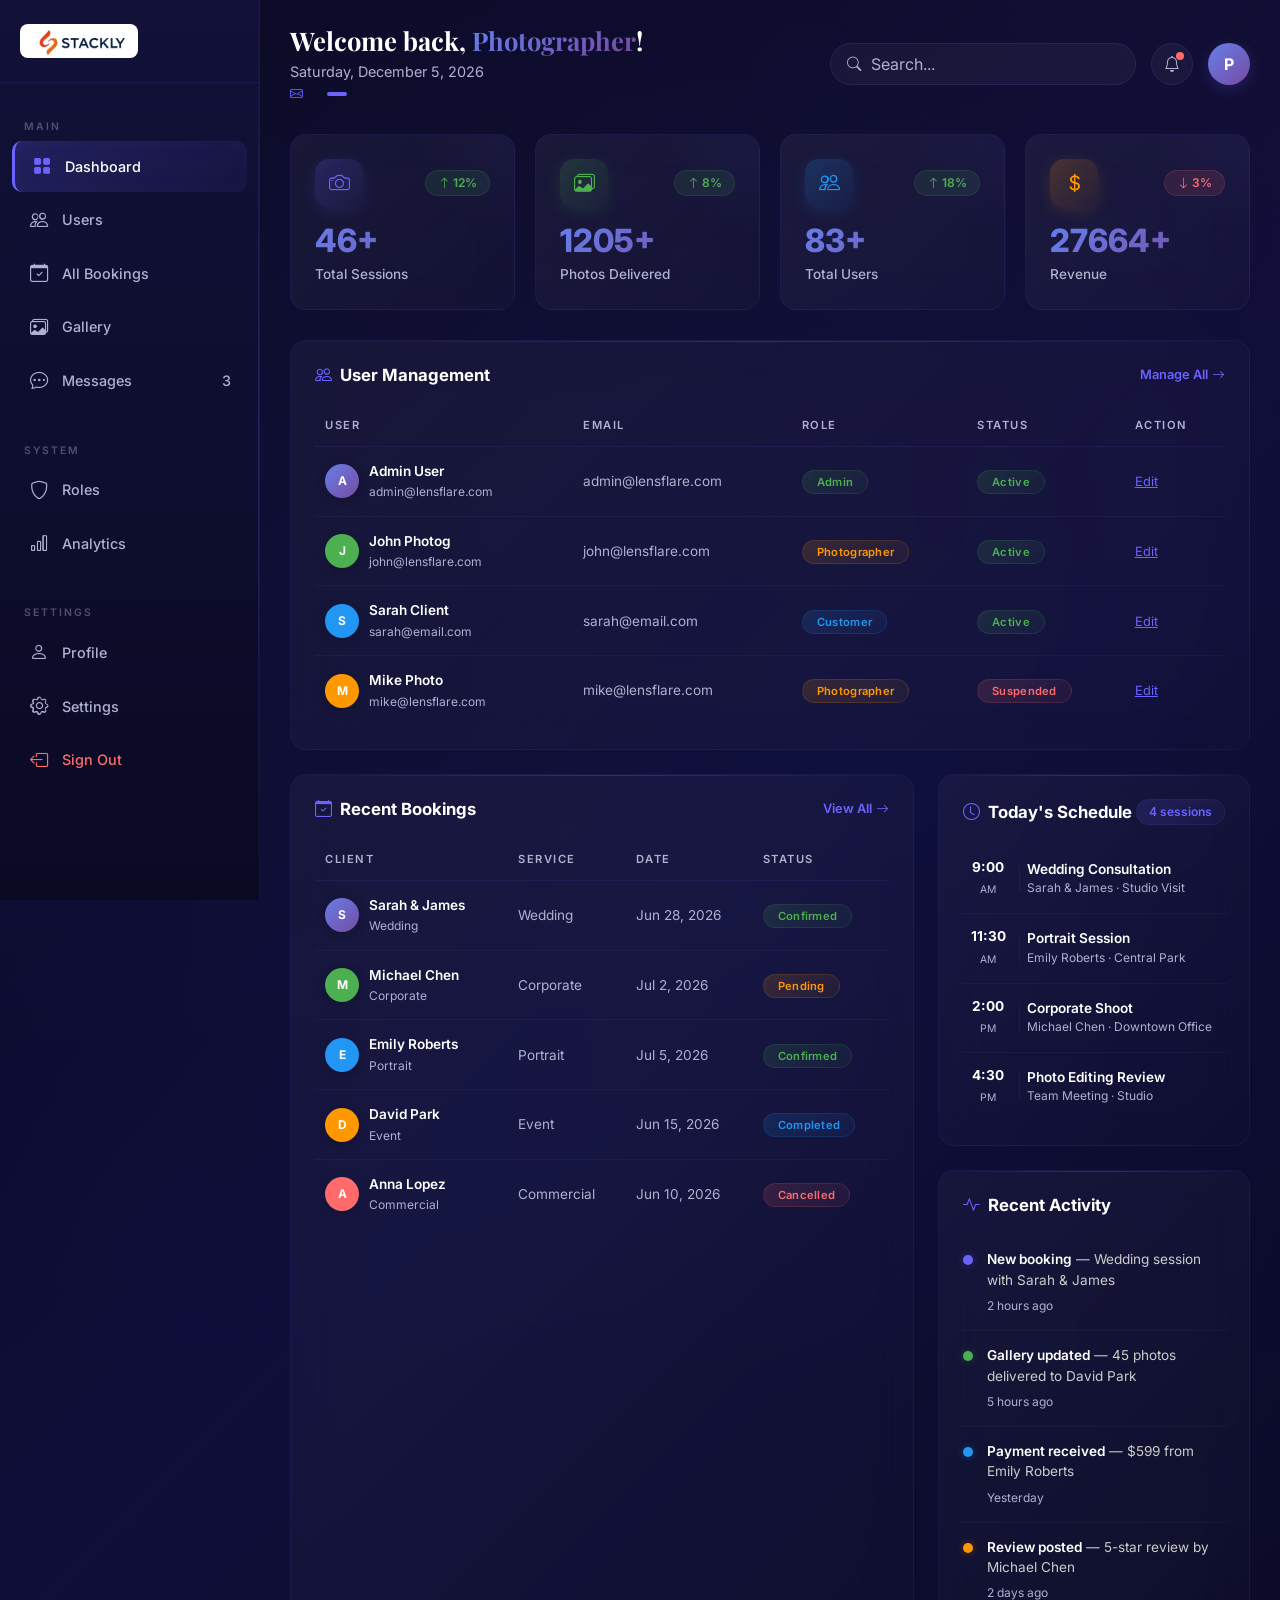
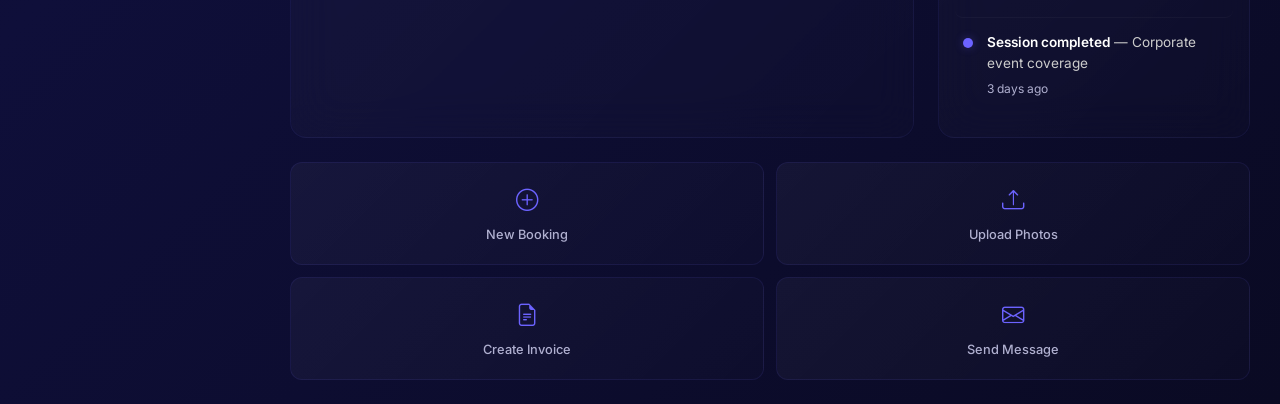
<file: dashboard.html>
<!DOCTYPE html>
<html lang="en">
<head>
    <meta charset="UTF-8">
    <meta name="viewport" content="width=device-width, initial-scale=1.0, maximum-scale=1.0">
    <title>Dashboard | Lensflare Studio</title>

    <link href="https://cdn.jsdelivr.net/npm/bootstrap@5.3.3/dist/css/bootstrap.min.css" rel="stylesheet">
    <link rel="stylesheet" href="https://cdn.jsdelivr.net/npm/bootstrap-icons@1.11.3/font/bootstrap-icons.min.css">
    <link rel="stylesheet" href="css/style.css">
    <link rel="stylesheet" href="css/dashboard.css">
</head>
<script>
    // Redirect non-admin users
    if (localStorage.getItem('lensflare_role') && localStorage.getItem('lensflare_role') !== 'admin') {
        const roleDashboards = { photographer: 'dash-photographer.html', customer: 'dash-customer.html' };
        window.location.href = roleDashboards[localStorage.getItem('lensflare_role')] || 'index.html';
    }
</script>
<body class="dashboard-body">

<button class="sidebar-toggle" id="sidebarToggle"><i class="bi bi-list"></i></button>
<div class="sidebar-overlay" id="sidebarOverlay"></div>

<!-- ==========================
     SIDEBAR
========================== -->
<aside class="dash-sidebar" id="dashSidebar">
    <div class="sidebar-brand">
        <a href="index.html"><img src="images/OIP.webp" alt="Lensflare Studio" class="sidebar-logo"></a>
        <button class="sidebar-close" id="sidebarClose"><i class="bi bi-x"></i></button>
    </div>
    <nav class="sidebar-nav">
        <div class="nav-label">Main</div>
        <a href="dashboard.html" class="nav-item active"><i class="bi bi-grid-fill"></i> Dashboard</a>
        <a href="error.html" class="nav-item"><i class="bi bi-people"></i> Users</a>
        <a href="error.html" class="nav-item"><i class="bi bi-calendar-check"></i> All Bookings</a>
        <a href="error.html" class="nav-item"><i class="bi bi-images"></i> Gallery</a>
        <a href="error.html" class="nav-item"><i class="bi bi-chat-dots"></i> Messages <span class="badge-count" style="margin-left:auto;">3</span></a>

        <div class="nav-label" style="margin-top:20px;">System</div>
        <a href="error.html" class="nav-item"><i class="bi bi-shield"></i> Roles</a>
        <a href="error.html" class="nav-item"><i class="bi bi-bar-chart"></i> Analytics</a>

        <div class="nav-label" style="margin-top:20px;">Settings</div>
        <a href="error.html" class="nav-item"><i class="bi bi-person"></i> Profile</a>
        <a href="error.html" class="nav-item"><i class="bi bi-gear"></i> Settings</a>
        <a href="index.html" class="nav-item" id="signOutBtn" style="color:var(--secondary);"><i class="bi bi-box-arrow-left"></i> Sign Out</a>
    </nav>
</aside>

<!-- ==========================
     MAIN CONTENT
========================== -->
<main class="dash-main">

    <!-- Top Bar -->
    <div class="dash-topbar">
        <div class="greeting">
                <h2>Welcome back, <span id="userName">Photographer</span>!</h2>
            <p id="dateDisplay"></p>
            <p style="color:var(--text-muted);font-size:0.85rem;margin:2px 0 0;"><i class="bi bi-envelope"></i> <span id="userEmail"></span> <span id="userRole" style="margin-left:12px;padding:2px 10px;border-radius:20px;background:var(--primary);color:#fff;font-size:0.75rem;text-transform:capitalize;"></span></p>
        </div>
        <div class="topbar-actions">
            <div class="search-box">
                <i class="bi bi-search"></i>
                <input type="text" placeholder="Search...">
            </div>
            <button class="notif-btn">
                <i class="bi bi-bell"></i>
                <span class="badge-dot"></span>
            </button>
            <div class="user-dropdown">
                <div class="user-avatar" id="userAvatarBtn">P</div>
                <div class="user-dropdown-menu" id="userDropdown">
                    <a href="#"><i class="bi bi-person"></i> My Profile</a>
                    <a href="#"><i class="bi bi-gear"></i> Settings</a>
                    <hr style="border-color:var(--card-border);margin:4px 0;">
                    <a href="index.html" class="danger" id="signOutDropdown"><i class="bi bi-box-arrow-left"></i> Sign Out</a>
                </div>
            </div>
        </div>
    </div>

    <!-- Stats -->
    <div class="dash-stats">
        <div class="stat-card fade-up">
            <div class="stat-header">
                <div class="stat-icon purple"><i class="bi bi-camera"></i></div>
                <span class="stat-change up"><i class="bi bi-arrow-up"></i> 12%</span>
            </div>
            <h3 class="counter-num" data-target="48">0</h3>
            <p>Total Sessions</p>
        </div>
        <div class="stat-card fade-up delay-1">
            <div class="stat-header">
                <div class="stat-icon green"><i class="bi bi-images"></i></div>
                <span class="stat-change up"><i class="bi bi-arrow-up"></i> 8%</span>
            </div>
            <h3 class="counter-num" data-target="1240">0</h3>
            <p>Photos Delivered</p>
        </div>
        <div class="stat-card fade-up delay-2">
            <div class="stat-header">
                <div class="stat-icon blue"><i class="bi bi-people"></i></div>
                <span class="stat-change up"><i class="bi bi-arrow-up"></i> 18%</span>
            </div>
            <h3 class="counter-num" data-target="86">0</h3>
            <p>Total Users</p>
        </div>
        <div class="stat-card fade-up delay-3">
            <div class="stat-header">
                <div class="stat-icon orange"><i class="bi bi-currency-dollar"></i></div>
                <span class="stat-change down"><i class="bi bi-arrow-down"></i> 3%</span>
            </div>
            <h3 class="counter-num" data-target="28450">0</h3>
            <p>Revenue</p>
        </div>
    </div>

    <!-- Admin: User Management -->
    <div class="dash-card fade-up" style="margin-bottom:24px;">
        <div class="card-header">
            <h4><i class="bi bi-people" style="margin-right:8px;color:var(--primary);"></i> User Management</h4>
            <a href="#">Manage All <i class="bi bi-arrow-right"></i></a>
        </div>
        <div class="table-responsive">
        <table class="bookings-table">
            <thead>
                <tr>
                    <th>User</th>
                    <th>Email</th>
                    <th>Role</th>
                    <th>Status</th>
                    <th>Action</th>
                </tr>
            </thead>
            <tbody>
                <tr>
                    <td>
                        <div class="client-info">
                            <div class="client-avatar" style="background:var(--gradient);">A</div>
                            <div><span>Admin User</span><small>admin@lensflare.com</small></div>
                        </div>
                    </td>
                    <td>admin@lensflare.com</td>
                    <td><span class="status-badge confirmed">Admin</span></td>
                    <td><span class="status-badge confirmed">Active</span></td>
                    <td><a href="#" style="color:var(--primary);font-size:0.8rem;">Edit</a></td>
                </tr>
                <tr>
                    <td>
                        <div class="client-info">
                            <div class="client-avatar" style="background:#4CAF50;">J</div>
                            <div><span>John Photog</span><small>john@lensflare.com</small></div>
                        </div>
                    </td>
                    <td>john@lensflare.com</td>
                    <td><span class="status-badge pending">Photographer</span></td>
                    <td><span class="status-badge confirmed">Active</span></td>
                    <td><a href="#" style="color:var(--primary);font-size:0.8rem;">Edit</a></td>
                </tr>
                <tr>
                    <td>
                        <div class="client-info">
                            <div class="client-avatar" style="background:#2196F3;">S</div>
                            <div><span>Sarah Client</span><small>sarah@email.com</small></div>
                        </div>
                    </td>
                    <td>sarah@email.com</td>
                    <td><span class="status-badge completed">Customer</span></td>
                    <td><span class="status-badge confirmed">Active</span></td>
                    <td><a href="#" style="color:var(--primary);font-size:0.8rem;">Edit</a></td>
                </tr>
                <tr>
                    <td>
                        <div class="client-info">
                            <div class="client-avatar" style="background:#FF9800;">M</div>
                            <div><span>Mike Photo</span><small>mike@lensflare.com</small></div>
                        </div>
                    </td>
                    <td>mike@lensflare.com</td>
                    <td><span class="status-badge pending">Photographer</span></td>
                    <td><span class="status-badge cancelled">Suspended</span></td>
                    <td><a href="#" style="color:var(--primary);font-size:0.8rem;">Edit</a></td>
                </tr>
            </tbody>
        </table>
        </div>
    </div>

    <!-- Grid -->
    <div class="dash-grid">
        <!-- Recent Bookings -->
        <div class="dash-card fade-up">
            <div class="card-header">
                <h4><i class="bi bi-calendar-check" style="margin-right:8px;color:var(--primary);"></i> Recent Bookings</h4>
                <a href="#">View All <i class="bi bi-arrow-right"></i></a>
            </div>
            <div class="table-responsive">
            <table class="bookings-table">
                <thead>
                    <tr>
                        <th>Client</th>
                        <th>Service</th>
                        <th>Date</th>
                        <th>Status</th>
                    </tr>
                </thead>
                <tbody>
                    <tr>
                        <td>
                            <div class="client-info">
                                <div class="client-avatar" style="background:var(--gradient);">S</div>
                                <div><span>Sarah & James</span><small>Wedding</small></div>
                            </div>
                        </td>
                        <td>Wedding</td>
                        <td>Jun 28, 2026</td>
                        <td><span class="status-badge confirmed">Confirmed</span></td>
                    </tr>
                    <tr>
                        <td>
                            <div class="client-info">
                                <div class="client-avatar" style="background:#4CAF50;">M</div>
                                <div><span>Michael Chen</span><small>Corporate</small></div>
                            </div>
                        </td>
                        <td>Corporate</td>
                        <td>Jul 2, 2026</td>
                        <td><span class="status-badge pending">Pending</span></td>
                    </tr>
                    <tr>
                        <td>
                            <div class="client-info">
                                <div class="client-avatar" style="background:#2196F3;">E</div>
                                <div><span>Emily Roberts</span><small>Portrait</small></div>
                            </div>
                        </td>
                        <td>Portrait</td>
                        <td>Jul 5, 2026</td>
                        <td><span class="status-badge confirmed">Confirmed</span></td>
                    </tr>
                    <tr>
                        <td>
                            <div class="client-info">
                                <div class="client-avatar" style="background:#FF9800;">D</div>
                                <div><span>David Park</span><small>Event</small></div>
                            </div>
                        </td>
                        <td>Event</td>
                        <td>Jun 15, 2026</td>
                        <td><span class="status-badge completed">Completed</span></td>
                    </tr>
                    <tr>
                        <td>
                            <div class="client-info">
                                <div class="client-avatar" style="background:var(--secondary);">A</div>
                                <div><span>Anna Lopez</span><small>Commercial</small></div>
                            </div>
                        </td>
                        <td>Commercial</td>
                        <td>Jun 10, 2026</td>
                        <td><span class="status-badge cancelled">Cancelled</span></td>
                    </tr>
                </tbody>
            </table>
            </div>
        </div>

        <!-- Right Column -->
        <div>
            <!-- Upcoming Schedule -->
            <div class="dash-card fade-up delay-1" style="margin-bottom:24px;">
                <div class="card-header">
                    <h4><i class="bi bi-clock" style="margin-right:8px;color:var(--primary);"></i> Today's Schedule</h4>
                    <span class="badge-count">4 sessions</span>
                </div>
                <ul class="schedule-list">
                    <li>
                        <div class="schedule-time"><strong>9:00</strong><small>AM</small></div>
                        <div class="schedule-info">
                            <h6>Wedding Consultation</h6>
                            <p>Sarah & James · Studio Visit</p>
                        </div>
                    </li>
                    <li>
                        <div class="schedule-time"><strong>11:30</strong><small>AM</small></div>
                        <div class="schedule-info">
                            <h6>Portrait Session</h6>
                            <p>Emily Roberts · Central Park</p>
                        </div>
                    </li>
                    <li>
                        <div class="schedule-time"><strong>2:00</strong><small>PM</small></div>
                        <div class="schedule-info">
                            <h6>Corporate Shoot</h6>
                            <p>Michael Chen · Downtown Office</p>
                        </div>
                    </li>
                    <li>
                        <div class="schedule-time"><strong>4:30</strong><small>PM</small></div>
                        <div class="schedule-info">
                            <h6>Photo Editing Review</h6>
                            <p>Team Meeting · Studio</p>
                        </div>
                    </li>
                </ul>
            </div>

            <!-- Recent Activity -->
            <div class="dash-card fade-up delay-2">
                <div class="card-header">
                    <h4><i class="bi bi-activity" style="margin-right:8px;color:var(--primary);"></i> Recent Activity</h4>
                </div>
                <ul class="activity-feed">
                    <li>
                        <div class="activity-dot purple"></div>
                        <div class="activity-content">
                            <p><strong>New booking</strong> — Wedding session with Sarah & James</p>
                            <span>2 hours ago</span>
                        </div>
                    </li>
                    <li>
                        <div class="activity-dot green"></div>
                        <div class="activity-content">
                            <p><strong>Gallery updated</strong> — 45 photos delivered to David Park</p>
                            <span>5 hours ago</span>
                        </div>
                    </li>
                    <li>
                        <div class="activity-dot blue"></div>
                        <div class="activity-content">
                            <p><strong>Payment received</strong> — $599 from Emily Roberts</p>
                            <span>Yesterday</span>
                        </div>
                    </li>
                    <li>
                        <div class="activity-dot orange"></div>
                        <div class="activity-content">
                            <p><strong>Review posted</strong> — 5-star review by Michael Chen</p>
                            <span>2 days ago</span>
                        </div>
                    </li>
                    <li>
                        <div class="activity-dot purple"></div>
                        <div class="activity-content">
                            <p><strong>Session completed</strong> — Corporate event coverage</p>
                            <span>3 days ago</span>
                        </div>
                    </li>
                </ul>
            </div>
        </div>
    </div>

    <!-- Quick Actions -->
    <div class="quick-actions">
        <a href="#" class="quick-action-btn fade-up">
            <i class="bi bi-plus-circle"></i>
            <span>New Booking</span>
        </a>
        <a href="portfolio.html" class="quick-action-btn fade-up delay-1">
            <i class="bi bi-upload"></i>
            <span>Upload Photos</span>
        </a>
        <a href="#" class="quick-action-btn fade-up delay-2">
            <i class="bi bi-file-earmark-text"></i>
            <span>Create Invoice</span>
        </a>
        <a href="contact.html" class="quick-action-btn fade-up delay-3">
            <i class="bi bi-envelope"></i>
            <span>Send Message</span>
        </a>
    </div>

</main>

<script src="https://cdn.jsdelivr.net/npm/bootstrap@5.3.3/dist/js/bootstrap.bundle.min.js"></script>
<script src="js/main.js"></script>
<script>

document.addEventListener('DOMContentLoaded', () => {

    // Display user name and email from localStorage
    const storedName = localStorage.getItem('lensflare_user') || 'Photographer';
    const storedEmail = localStorage.getItem('lensflare_email') || '';
    document.getElementById('userName').textContent = storedName;
    document.getElementById('userEmail').textContent = storedEmail;
    const storedRole = localStorage.getItem('lensflare_role') || '';
    document.getElementById('userRole').textContent = storedRole;

    // Set avatar initial
    document.getElementById('userAvatarBtn').textContent = storedName.charAt(0).toUpperCase();

    // Display current date
    const now = new Date();
    const options = { weekday: 'long', year: 'numeric', month: 'long', day: 'numeric' };
    document.getElementById('dateDisplay').textContent = now.toLocaleDateString('en-US', options);

    // Sidebar toggle
    const sidebar = document.getElementById('dashSidebar');
    const overlay = document.getElementById('sidebarOverlay');
    const toggleBtn = document.getElementById('sidebarToggle');
    document.getElementById('sidebarToggle').addEventListener('click', () => {
        sidebar.classList.toggle('open');
        overlay.classList.toggle('active');
        toggleBtn.classList.toggle('hidden');
    });
    overlay.addEventListener('click', closeSidebar);
    document.getElementById('sidebarClose').addEventListener('click', closeSidebar);
    function closeSidebar() {
        sidebar.classList.remove('open');
        overlay.classList.remove('active');
        toggleBtn.classList.remove('hidden');
    }

    // User dropdown toggle
    const avatarBtn = document.getElementById('userAvatarBtn');
    const dropdown = document.getElementById('userDropdown');
    avatarBtn.addEventListener('click', (e) => {
        e.stopPropagation();
        dropdown.classList.toggle('show');
    });
    document.addEventListener('click', () => dropdown.classList.remove('show'));

    // Sign out
    const signOut = () => {
        localStorage.removeItem('lensflare_user');
        localStorage.removeItem('lensflare_role');
        window.location.href = 'index.html';
    };
    document.getElementById('signOutBtn').addEventListener('click', (e) => {
        e.preventDefault();
        signOut();
    });
    document.getElementById('signOutDropdown').addEventListener('click', (e) => {
        e.preventDefault();
        signOut();
    });

});
</script>
</body>
</html>
</file>
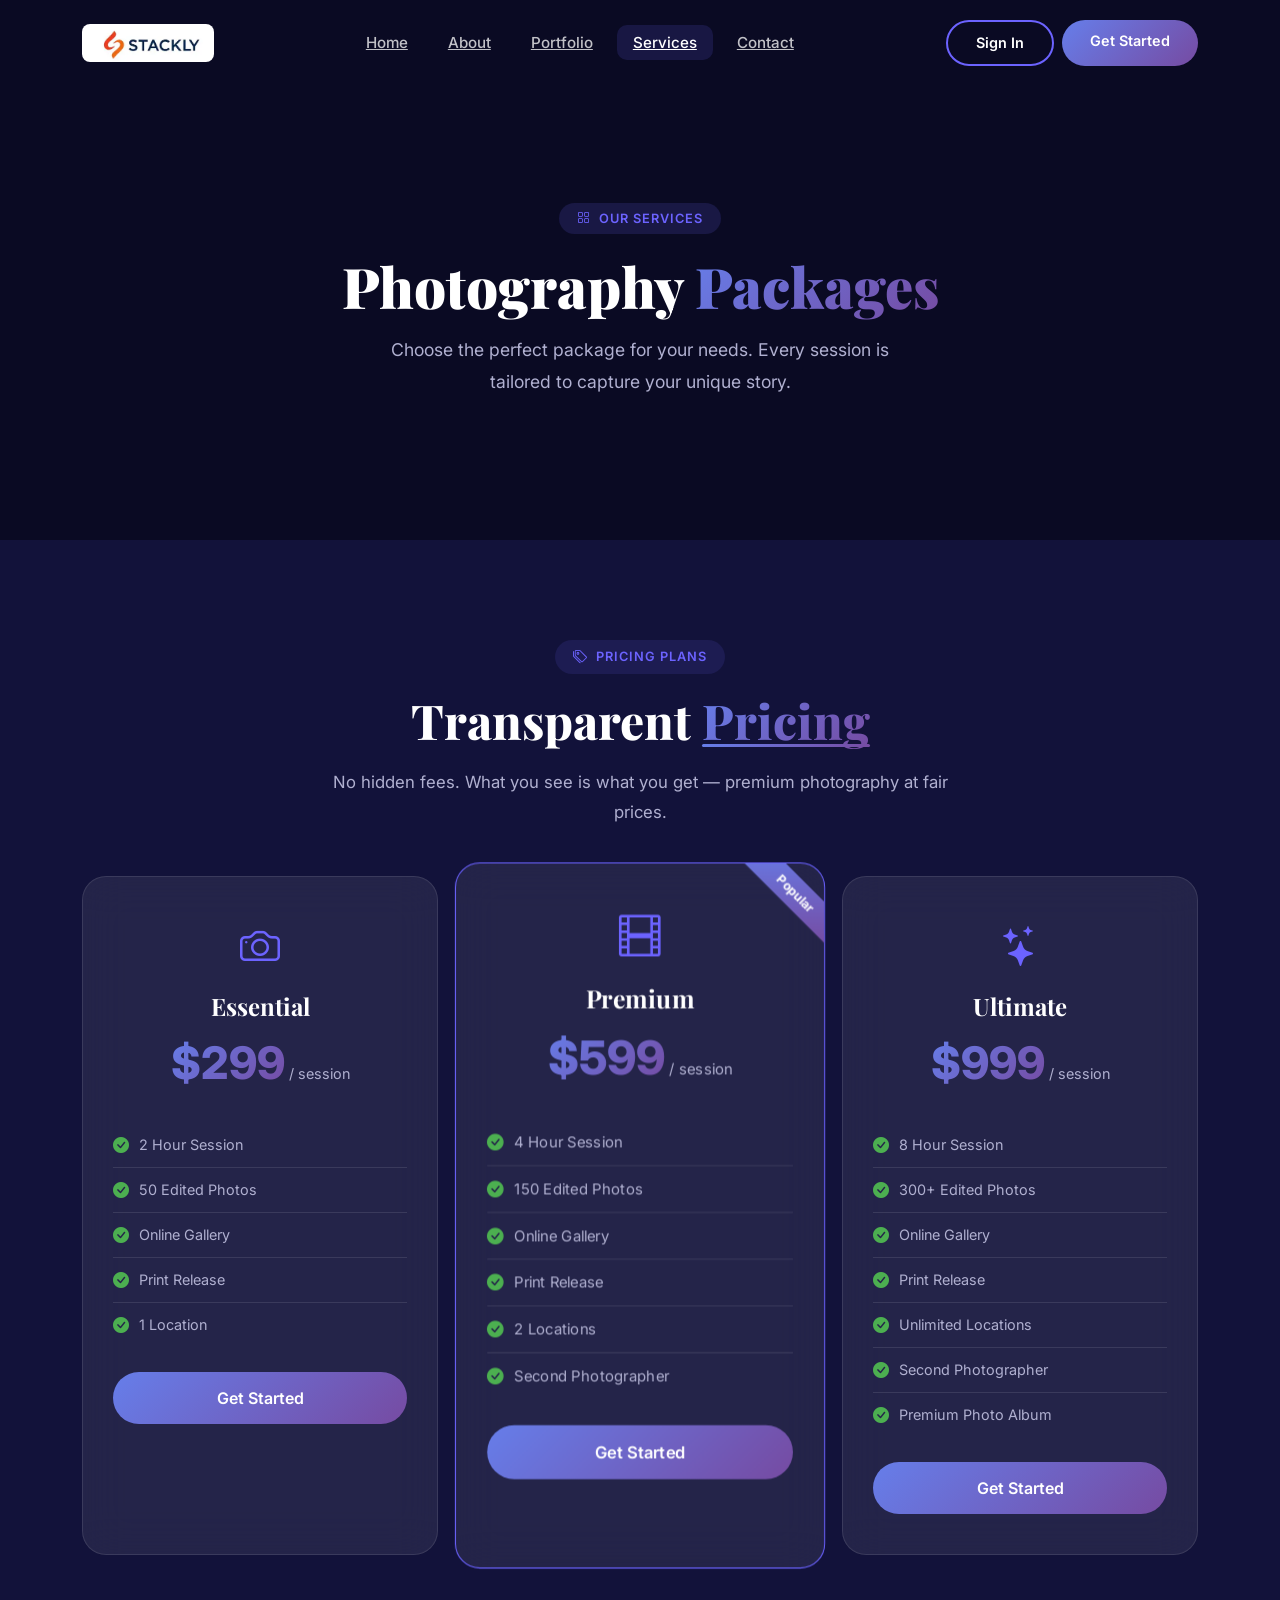
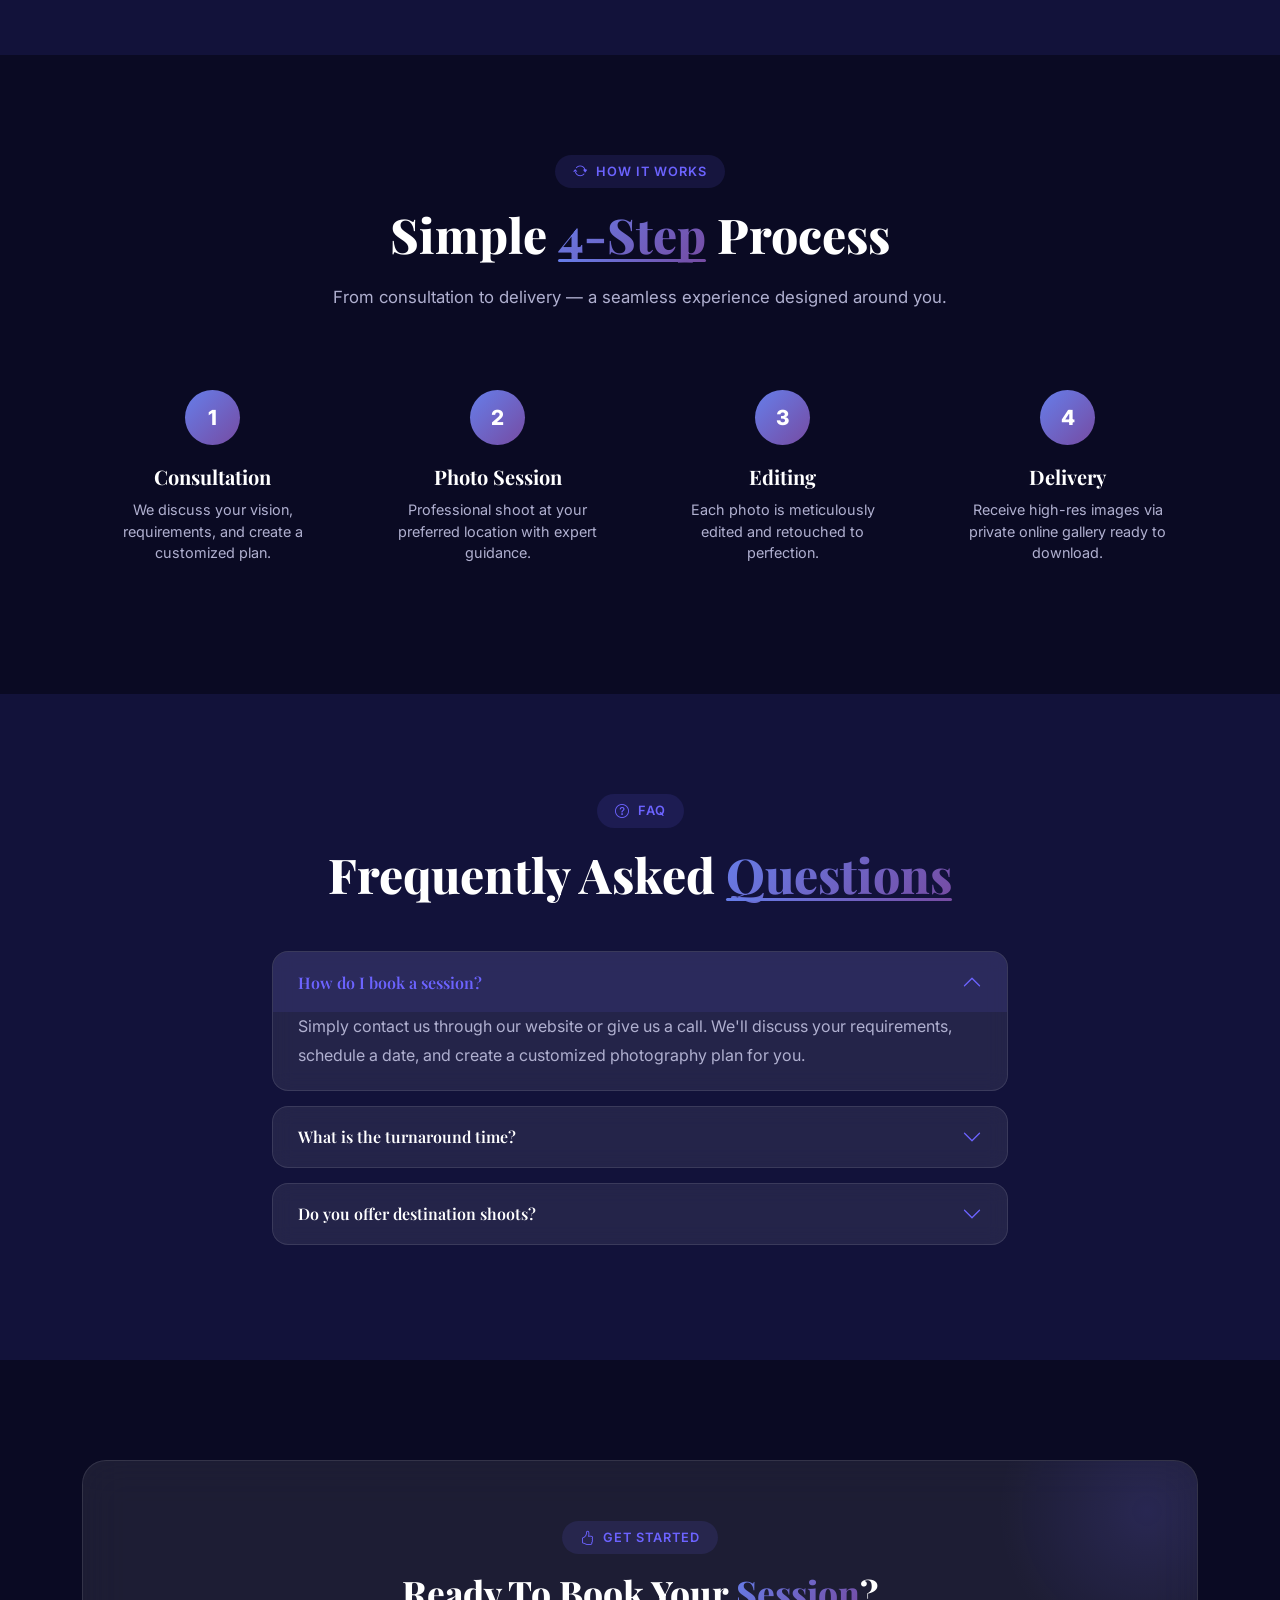
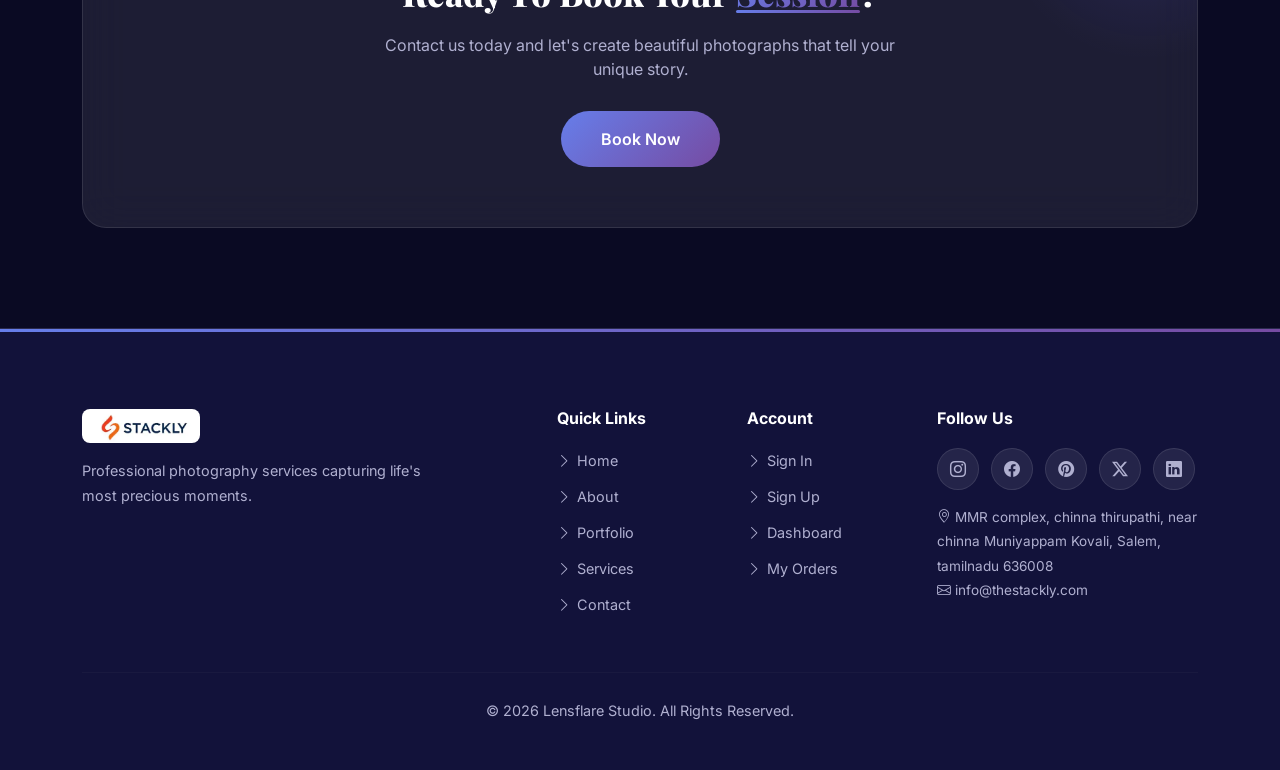
<file: services.html>
<!DOCTYPE html>
<html lang="en">
<head>
    <meta charset="UTF-8">
    <meta name="viewport" content="width=device-width, initial-scale=1.0, maximum-scale=1.0">
    <title>Services | Lensflare Studio</title>
   
    <link href="https://cdn.jsdelivr.net/npm/bootstrap@5.3.3/dist/css/bootstrap.min.css" rel="stylesheet">
    <link rel="stylesheet" href="https://cdn.jsdelivr.net/npm/bootstrap-icons@1.11.3/font/bootstrap-icons.min.css">
    <link rel="stylesheet" href="css/style.css">
    <style>
        .pricing-card-custom { background:var(--glass); backdrop-filter:blur(20px); border:1px solid var(--card-border); border-radius:var(--radius-lg); padding:40px 30px; text-align:center; transition:var(--transition); height:100%; position:relative; overflow:hidden; }
        .pricing-card-custom:hover { transform:translateY(-12px); box-shadow:0 30px 60px rgba(108,99,255,0.15); border-color:var(--primary); }
        .pricing-card-custom.featured { border-color:var(--primary); transform:scale(1.04); }
        .pricing-card-custom.featured:hover { transform:scale(1.04) translateY(-12px); }
        .pricing-card-custom .popular-badge { position:absolute; top:15px; right:-30px; background:var(--gradient); color:#fff; padding:5px 35px; font-size:0.75rem; font-weight:700; transform:rotate(45deg); }
        .pricing-card-custom .pricing-icon { font-size:2.5rem; color:var(--primary); margin-bottom:15px; }
        .pricing-card-custom h4 { color:#fff; font-weight:700; margin-bottom:10px; }
        .pricing-card-custom .price { font-size:2.8rem; font-weight:800; background:var(--gradient); -webkit-background-clip:text;-webkit-text-fill-color:transparent; font-family:'Inter',sans-serif; }
        .pricing-card-custom .duration { color:var(--text-muted); font-size:0.9rem; }
        .pricing-card-custom ul { list-style:none; padding:0; margin:25px 0; text-align:left; }
        .pricing-card-custom ul li { padding:10px 0; color:var(--text-muted); display:flex; align-items:center; gap:10px; font-size:0.9rem; border-bottom:1px solid var(--card-border); }
        .pricing-card-custom ul li:last-child { border-bottom:none; }
        .pricing-card-custom ul li i { color:#4CAF50; font-size:1rem; }
        .pricing-card-custom .btn-pricing { width:100%; padding:14px; border-radius:50px; border:none; background:var(--gradient); color:#fff; font-weight:600; transition:var(--transition); }
        .pricing-card-custom .btn-pricing:hover { transform:translateY(-3px); box-shadow:0 10px 30px rgba(108,99,255,0.3); }
        @media (max-width:991px) { .pricing-card-custom.featured { transform:scale(1); } .pricing-card-custom.featured:hover { transform:translateY(-12px); } }
@media (max-width:768px) { .pricing-card-custom.featured { transform:scale(1); } .pricing-card-custom.featured:hover { transform:translateY(-8px); } }
@media (max-width:576px) { .pricing-card-custom.featured { transform:scale(1); } .pricing-card-custom.featured:hover { transform:translateY(-8px); } }
@media (max-width:400px) { .pricing-card-custom.featured { transform:scale(1); } }

        .process-step { text-align:center; padding:30px; position:relative; }
        .process-step .step-num { width:55px; height:55px; line-height:55px; border-radius:50%; background:var(--gradient); color:#fff; font-size:1.3rem; font-weight:800; margin:0 auto 20px; position:relative; z-index:2; }
        .process-step h5 { color:#fff; font-weight:700; margin-bottom:10px; }
        .process-step p { color:var(--text-muted); font-size:0.9rem; margin:0; }
        @media (min-width:768px) {
            .process-step:not(:last-child)::after { content:''; position:absolute; top:27px; right:-15px; width:30px; height:2px; background:var(--card-border); }
        }
    </style>
</head>
<body>

<nav class="navbar navbar-expand-lg navbar-modern">
    <div class="container">
        <a class="brand-text" href="index.html"><img src="images/OIP.webp" alt="Lensflare Studio" class="navbar-logo"></a>
        <button class="navbar-toggler" type="button" data-bs-toggle="collapse" data-bs-target="#navMain">
            <span class="navbar-toggler-icon"></span>
        </button>
        <div class="collapse navbar-collapse" id="navMain">
            <ul class="navbar-nav mx-auto">
                <li class="nav-item"><a class="nav-link-custom" href="index.html">Home</a></li>
                <li class="nav-item"><a class="nav-link-custom" href="about.html">About</a></li>
                <li class="nav-item"><a class="nav-link-custom" href="portfolio.html">Portfolio</a></li>
                <li class="nav-item"><a class="nav-link-custom active" href="services.html">Services</a></li>
                <li class="nav-item"><a class="nav-link-custom" href="contact.html">Contact</a></li>
            </ul>
            <div class="nav-buttons d-flex gap-2">
                <a href="signin.html" class="btn nav-btn nav-btn-outline">Sign In</a>
                <a href="signup.html" class="btn nav-btn nav-btn-primary">Get Started</a>
            </div>
        </div>
    </div>
</nav>

<section class="page-hero">
    <div class="hero-bg-img" style="background-image:url('https://images.unsplash.com/photo-1519741497674-611481863552?q=80&w=2000&auto=format&fit=crop');"></div>
    <div class="hero-overlay"></div>
    <div class="container hero-content">
        <div class="page-badge"><i class="bi bi-grid"></i> Our Services</div>
        <h1>Photography <span style="background:var(--gradient);-webkit-background-clip:text;-webkit-text-fill-color:transparent;">Packages</span></h1>
        <p>Choose the perfect package for your needs. Every session is tailored to capture your unique story.</p>
    </div>
</section>

<!-- Pricing -->
<section class="section-modern" style="background:var(--surface);">
    <div class="container">
        <div class="text-center mb-5">
            <div class="section-tag"><i class="bi bi-tags"></i> Pricing Plans</div>
            <h2 class="section-title">Transparent <span class="highlight">Pricing</span></h2>
            <p class="section-desc">No hidden fees. What you see is what you get — premium photography at fair prices.</p>
        </div>
        <div class="row g-4 justify-content-center">
            <div class="col-lg-4 col-md-6 fade-up delay-1">
                <div class="pricing-card-custom">
                    <div class="pricing-icon"><i class="bi bi-camera"></i></div>
                    <h4>Essential</h4>
                    <div><span class="price">$299</span> <span class="duration">/ session</span></div>
                    <ul>
                        <li><i class="bi bi-check-circle-fill"></i> 2 Hour Session</li>
                        <li><i class="bi bi-check-circle-fill"></i> 50 Edited Photos</li>
                        <li><i class="bi bi-check-circle-fill"></i> Online Gallery</li>
                        <li><i class="bi bi-check-circle-fill"></i> Print Release</li>
                        <li><i class="bi bi-check-circle-fill"></i> 1 Location</li>
                    </ul>
                    <button class="btn-pricing">Get Started</button>
                </div>
            </div>
            <div class="col-lg-4 col-md-6 fade-up delay-2">
                <div class="pricing-card-custom featured">
                    <div class="popular-badge">Popular</div>
                    <div class="pricing-icon"><i class="bi bi-film"></i></div>
                    <h4>Premium</h4>
                    <div><span class="price">$599</span> <span class="duration">/ session</span></div>
                    <ul>
                        <li><i class="bi bi-check-circle-fill"></i> 4 Hour Session</li>
                        <li><i class="bi bi-check-circle-fill"></i> 150 Edited Photos</li>
                        <li><i class="bi bi-check-circle-fill"></i> Online Gallery</li>
                        <li><i class="bi bi-check-circle-fill"></i> Print Release</li>
                        <li><i class="bi bi-check-circle-fill"></i> 2 Locations</li>
                        <li><i class="bi bi-check-circle-fill"></i> Second Photographer</li>
                    </ul>
                    <button class="btn-pricing">Get Started</button>
                </div>
            </div>
            <div class="col-lg-4 col-md-6 fade-up delay-3">
                <div class="pricing-card-custom">
                    <div class="pricing-icon"><i class="bi bi-stars"></i></div>
                    <h4>Ultimate</h4>
                    <div><span class="price">$999</span> <span class="duration">/ session</span></div>
                    <ul>
                        <li><i class="bi bi-check-circle-fill"></i> 8 Hour Session</li>
                        <li><i class="bi bi-check-circle-fill"></i> 300+ Edited Photos</li>
                        <li><i class="bi bi-check-circle-fill"></i> Online Gallery</li>
                        <li><i class="bi bi-check-circle-fill"></i> Print Release</li>
                        <li><i class="bi bi-check-circle-fill"></i> Unlimited Locations</li>
                        <li><i class="bi bi-check-circle-fill"></i> Second Photographer</li>
                        <li><i class="bi bi-check-circle-fill"></i> Premium Photo Album</li>
                    </ul>
                    <button class="btn-pricing">Get Started</button>
                </div>
            </div>
        </div>
    </div>
</section>

<!-- Process -->
<section class="section-modern" style="background:var(--dark);">
    <div class="container">
        <div class="text-center mb-5">
            <div class="section-tag"><i class="bi bi-arrow-repeat"></i> How It Works</div>
            <h2 class="section-title">Simple <span class="highlight">4-Step</span> Process</h2>
            <p class="section-desc">From consultation to delivery — a seamless experience designed around you.</p>
        </div>
        <div class="row g-4">
            <div class="col-lg-3 col-md-6">
                <div class="process-step fade-up delay-1">
                    <div class="step-num">1</div>
                    <h5>Consultation</h5>
                    <p>We discuss your vision, requirements, and create a customized plan.</p>
                </div>
            </div>
            <div class="col-lg-3 col-md-6">
                <div class="process-step fade-up delay-2">
                    <div class="step-num">2</div>
                    <h5>Photo Session</h5>
                    <p>Professional shoot at your preferred location with expert guidance.</p>
                </div>
            </div>
            <div class="col-lg-3 col-md-6">
                <div class="process-step fade-up delay-3">
                    <div class="step-num">3</div>
                    <h5>Editing</h5>
                    <p>Each photo is meticulously edited and retouched to perfection.</p>
                </div>
            </div>
            <div class="col-lg-3 col-md-6">
                <div class="process-step fade-up delay-4">
                    <div class="step-num">4</div>
                    <h5>Delivery</h5>
                    <p>Receive high-res images via private online gallery ready to download.</p>
                </div>
            </div>
        </div>
    </div>
</section>

<!-- FAQ -->
<section class="section-modern" style="background:var(--surface);">
    <div class="container">
        <div class="text-center mb-5">
            <div class="section-tag"><i class="bi bi-question-circle"></i> FAQ</div>
            <h2 class="section-title">Frequently Asked <span class="highlight">Questions</span></h2>
        </div>
        <div class="row justify-content-center">
            <div class="col-lg-8">
                <div class="accordion faq-modern" id="faqService">
                    <div class="accordion-item">
                        <h2 class="accordion-header">
                            <button class="accordion-button" data-bs-toggle="collapse" data-bs-target="#faqS1">
                                How do I book a session?
                            </button>
                        </h2>
                        <div id="faqS1" class="accordion-collapse collapse show" data-bs-parent="#faqService">
                            <div class="accordion-body">Simply contact us through our website or give us a call. We'll discuss your requirements, schedule a date, and create a customized photography plan for you.</div>
                        </div>
                    </div>
                    <div class="accordion-item">
                        <h2 class="accordion-header">
                            <button class="accordion-button collapsed" data-bs-toggle="collapse" data-bs-target="#faqS2">
                                What is the turnaround time?
                            </button>
                        </h2>
                        <div id="faqS2" class="accordion-collapse collapse" data-bs-parent="#faqService">
                            <div class="accordion-body">Standard delivery is within 2-3 weeks. Rush delivery options are available upon request for an additional fee.</div>
                        </div>
                    </div>
                    <div class="accordion-item">
                        <h2 class="accordion-header">
                            <button class="accordion-button collapsed" data-bs-toggle="collapse" data-bs-target="#faqS3">
                                Do you offer destination shoots?
                            </button>
                        </h2>
                        <div id="faqS3" class="accordion-collapse collapse" data-bs-parent="#faqService">
                            <div class="accordion-body">Yes! We love traveling for assignments. Travel fees may apply depending on the location and distance from our studio.</div>
                        </div>
                    </div>
                </div>
            </div>
        </div>
    </div>
</section>

<section class="section-modern" style="background:var(--dark);">
    <div class="container">
        <div class="newsletter-box text-center">
            <div class="section-tag" style="justify-content:center;"><i class="bi bi-hand-thumbs-up"></i> Get Started</div>
            <h2 class="section-title" style="font-size:2.2rem;">Ready To Book Your <span class="highlight">Session</span>?</h2>
            <p style="color:var(--text-muted);max-width:550px;margin:15px auto 30px;">Contact us today and let's create beautiful photographs that tell your unique story.</p>
            <a href="contact.html" class="btn btn-gradient" style="padding:16px 40px;">Book Now</a>
        </div>
    </div>
</section>

<footer class="footer-modern">
    <div class="container">
        <div class="row gy-5">
            <div class="col-lg-4">
                <a class="footer-brand" href="index.html"><img src="images/OIP.webp" alt="Lensflare Studio" class="footer-logo"></a>
                <p>Professional photography services capturing life's most precious moments.</p>
            </div>
            <div class="col-lg-2 offset-lg-1">
                <h5>Quick Links</h5>
                <ul>
                    <li><a href="index.html"><i class="bi bi-chevron-right"></i>Home</a></li>
                    <li><a href="about.html"><i class="bi bi-chevron-right"></i>About</a></li>
                    <li><a href="portfolio.html"><i class="bi bi-chevron-right"></i>Portfolio</a></li>
                    <li><a href="services.html"><i class="bi bi-chevron-right"></i>Services</a></li>
                    <li><a href="contact.html"><i class="bi bi-chevron-right"></i>Contact</a></li>
                </ul>
            </div>
            <div class="col-lg-2">
                <h5>Account</h5>
                <ul>
                    <li><a href="signin.html"><i class="bi bi-chevron-right"></i>Sign In</a></li>
                    <li><a href="signup.html"><i class="bi bi-chevron-right"></i>Sign Up</a></li>
                    <li><a href="error.html"><i class="bi bi-chevron-right"></i>Dashboard</a></li>
                    <li><a href="error.html"><i class="bi bi-chevron-right"></i>My Orders</a></li>
                </ul>
            </div>
            <div class="col-lg-3">
                <h5>Follow Us</h5>
                <div class="social-links">
                    <a href="error.html"><i class="bi bi-instagram"></i></a>
                    <a href="error.html"><i class="bi bi-facebook"></i></a>
                    <a href="error.html"><i class="bi bi-pinterest"></i></a>
                    <a href="error.html"><i class="bi bi-twitter-x"></i></a>
                    <a href="error.html"><i class="bi bi-linkedin"></i></a>
                </div>
                <p style="margin-top:15px;font-size:0.85rem;"><i class="bi bi-geo-alt"></i> MMR complex, chinna thirupathi, near chinna Muniyappam Kovali, Salem, tamilnadu 636008<br><i class="bi bi-envelope"></i> info@thestackly.com</p>
            </div>
        </div>
        <hr>
        <div class="text-center copyright"><p>&copy; 2026 Lensflare Studio. All Rights Reserved.</p></div>
    </div>
</footer>

<script src="https://cdn.jsdelivr.net/npm/bootstrap@5.3.3/dist/js/bootstrap.bundle.min.js"></script>
<script src="js/main.js"></script>
</body>
</html>
</file>
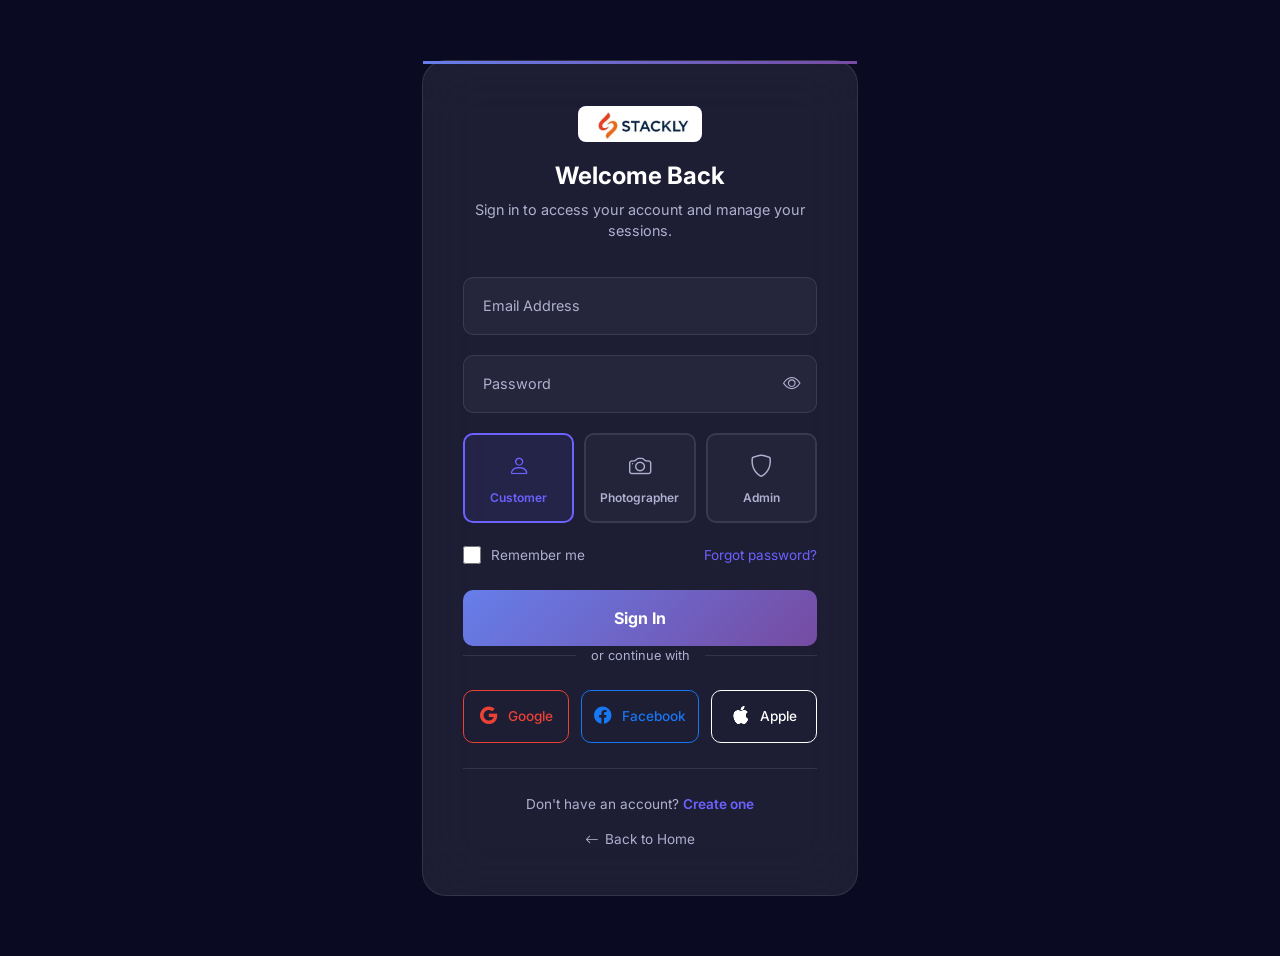
<file: signin.html>
<!DOCTYPE html>
<html lang="en">
<head>
    <meta charset="UTF-8">
    <meta name="viewport" content="width=device-width, initial-scale=1.0, maximum-scale=1.0">
    <title>Sign In | Lensflare Studio</title>
  
    <link href="https://cdn.jsdelivr.net/npm/bootstrap@5.3.3/dist/css/bootstrap.min.css" rel="stylesheet">
    <link rel="stylesheet" href="https://cdn.jsdelivr.net/npm/bootstrap-icons@1.11.3/font/bootstrap-icons.min.css">
    <link rel="stylesheet" href="css/style.css">
    <link rel="stylesheet" href="css/auth.css">
</head>
<body>

<div class="auth-page">
    <div class="auth-bg"></div>
    <div class="auth-overlay"></div>

    <div class="auth-container">
        <div class="auth-card">

            <div class="auth-header">
                <a href="index.html" class="auth-logo">
                    <img src="images/OIP.webp" alt="Lensflare Studio" class="auth-logo-img">
                </a>
                <h4>Welcome Back</h4>
                <p>Sign in to access your account and manage your sessions.</p>
            </div>

            <!-- Form -->
            <form class="auth-form" id="signinForm">
                <div class="form-group">
                    <input type="email" class="form-control-auth" id="signinEmail" placeholder=" " required>
                    <label class="form-floating-label" for="signinEmail">Email Address</label>
                    <div class="error-msg">Please enter a valid email</div>
                </div>

                <div class="form-group">
                    <input type="password" class="form-control-auth" id="signinPassword" placeholder=" " required>
                    <label class="form-floating-label" for="signinPassword">Password</label>
                    <button type="button" class="password-toggle"><i class="bi bi-eye"></i></button>
                    <div class="error-msg">Password is required</div>
                </div>

                <div class="role-selector">
                    <div class="role-option">
                        <input type="radio" name="signinRole" id="signinRoleCustomer" value="customer" checked>
                        <label for="signinRoleCustomer"><i class="bi bi-person"></i><span>Customer</span></label>
                    </div>
                    <div class="role-option">
                        <input type="radio" name="signinRole" id="signinRolePhotographer" value="photographer">
                        <label for="signinRolePhotographer"><i class="bi bi-camera"></i><span>Photographer</span></label>
                    </div>
                    <div class="role-option">
                        <input type="radio" name="signinRole" id="signinRoleAdmin" value="admin">
                        <label for="signinRoleAdmin"><i class="bi bi-shield"></i><span>Admin</span></label>
                    </div>
                </div>

                <div class="form-check-custom">
                    <input type="checkbox" id="rememberMe">
                    <label for="rememberMe">Remember me</label>
                    <a href="error.html" style="margin-left:auto;color:var(--primary);text-decoration:none;font-size:0.85rem;">Forgot password?</a>
                </div>

                <button type="submit" class="btn-auth">
                    <span class="btn-text">Sign In</span>
                    <div class="spinner"></div>
                </button>
            </form>

            <div class="divider">or continue with</div>

            <div class="social-login">
                <a href="error.html" class="social-btn google"><i class="bi bi-google"></i> Google</a>
                <a href="error.html" class="social-btn facebook"><i class="bi bi-facebook"></i> Facebook</a>
                <a href="error.html" class="social-btn apple"><i class="bi bi-apple"></i> Apple</a>
            </div>

            <div class="auth-footer">
                <p>Don't have an account? <a href="signup.html">Create one</a></p>
                <a href="index.html" class="back-home"><i class="bi bi-arrow-left"></i> Back to Home</a>
            </div>

        </div>
    </div>
</div>

<script src="https://cdn.jsdelivr.net/npm/bootstrap@5.3.3/dist/js/bootstrap.bundle.min.js"></script>
<script src="js/auth.js"></script>
</body>
</html>
</file>
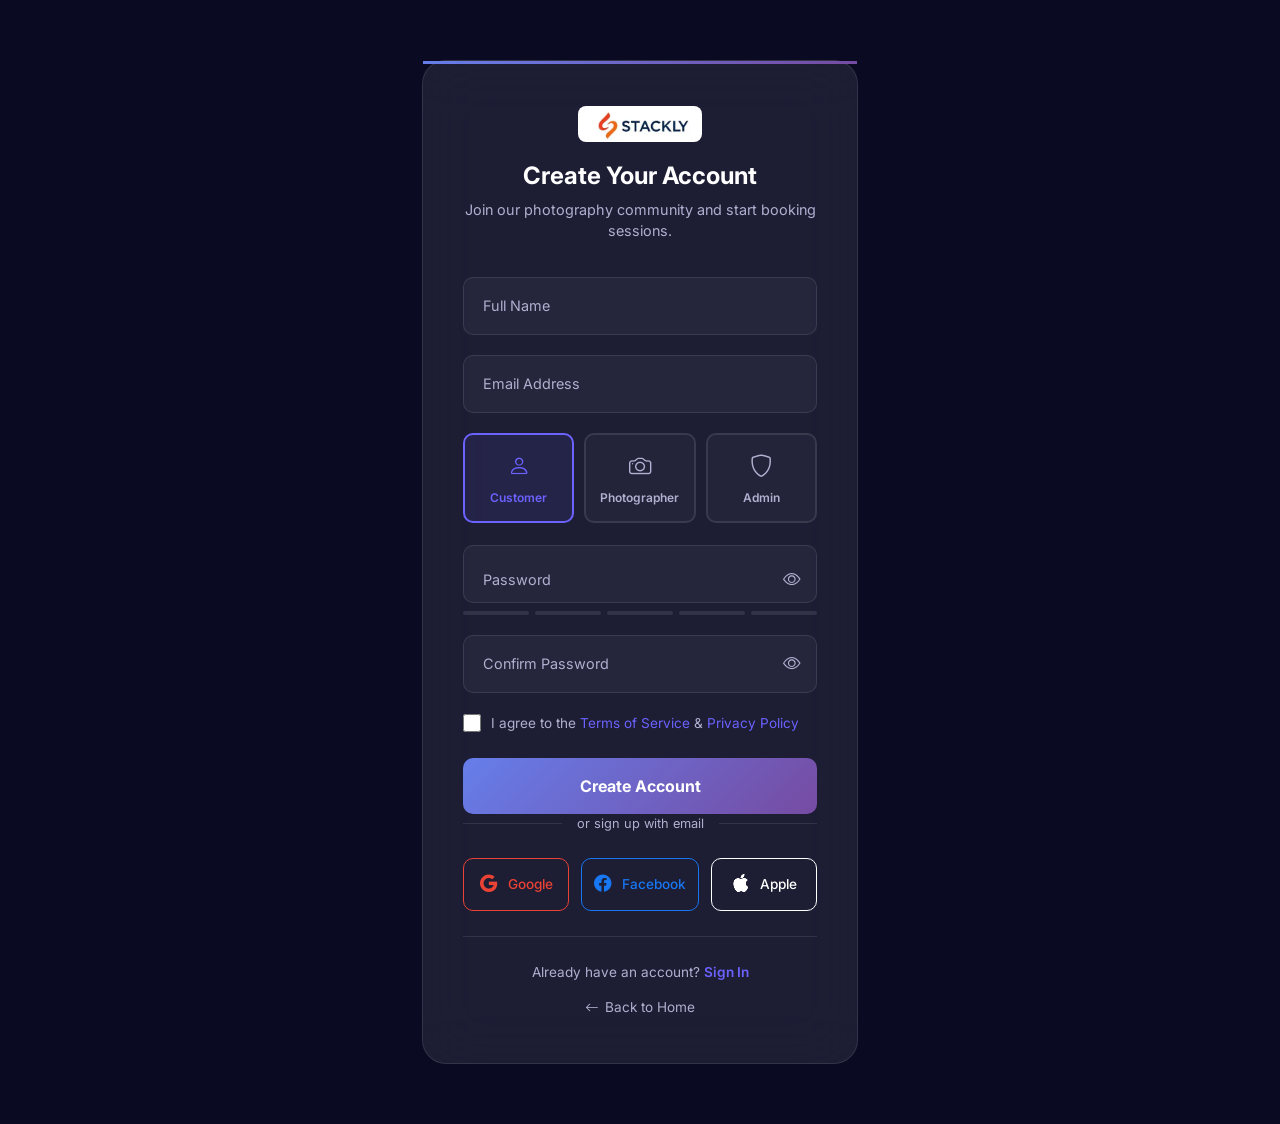
<file: signup.html>
<!DOCTYPE html>
<html lang="en">
<head>
    <meta charset="UTF-8">
    <meta name="viewport" content="width=device-width, initial-scale=1.0, maximum-scale=1.0">
    <title>Sign Up | Lensflare Studio</title>
  
    <link href="https://cdn.jsdelivr.net/npm/bootstrap@5.3.3/dist/css/bootstrap.min.css" rel="stylesheet">
    <link rel="stylesheet" href="https://cdn.jsdelivr.net/npm/bootstrap-icons@1.11.3/font/bootstrap-icons.min.css">
    <link rel="stylesheet" href="css/style.css">
    <link rel="stylesheet" href="css/auth.css">
</head>
<body>

<div class="auth-page">
    <div class="auth-bg"></div>
    <div class="auth-overlay"></div>

    <div class="auth-container">
        <div class="auth-card">

            <div class="auth-header">
                <a href="index.html" class="auth-logo">
                    <img src="images/OIP.webp" alt="Lensflare Studio" class="auth-logo-img">
                </a>
                <h4>Create Your Account</h4>
                <p>Join our photography community and start booking sessions.</p>
            </div>

            <form class="auth-form" id="signupForm">
                <div class="form-group">
                    <input type="text" class="form-control-auth" id="signupName" placeholder=" " required>
                    <label class="form-floating-label" for="signupName">Full Name</label>
                    <div class="error-msg">Name is required</div>
                </div>

                <div class="form-group">
                    <input type="email" class="form-control-auth" id="signupEmail" placeholder=" " required>
                    <label class="form-floating-label" for="signupEmail">Email Address</label>
                    <div class="error-msg">Please enter a valid email</div>
                </div>

                <div class="role-selector">
                    <div class="role-option">
                        <input type="radio" name="signupRole" id="roleCustomer" value="customer" checked>
                        <label for="roleCustomer"><i class="bi bi-person"></i><span>Customer</span></label>
                    </div>
                    <div class="role-option">
                        <input type="radio" name="signupRole" id="rolePhotographer" value="photographer">
                        <label for="rolePhotographer"><i class="bi bi-camera"></i><span>Photographer</span></label>
                    </div>
                    <div class="role-option">
                        <input type="radio" name="signupRole" id="roleAdmin" value="admin">
                        <label for="roleAdmin"><i class="bi bi-shield"></i><span>Admin</span></label>
                    </div>
                </div>

                <div class="form-group">
                    <input type="password" class="form-control-auth" id="signupPassword" placeholder=" " required>
                    <label class="form-floating-label" for="signupPassword">Password</label>
                    <button type="button" class="password-toggle"><i class="bi bi-eye"></i></button>
                    <div class="password-strength">
                        <div class="strength-bar"></div>
                        <div class="strength-bar"></div>
                        <div class="strength-bar"></div>
                        <div class="strength-bar"></div>
                        <div class="strength-bar"></div>
                    </div>
                    <div class="password-strength-text"></div>
                </div>

                <div class="form-group">
                    <input type="password" class="form-control-auth" id="signupConfirm" placeholder=" " required>
                    <label class="form-floating-label" for="signupConfirm">Confirm Password</label>
                    <button type="button" class="password-toggle"><i class="bi bi-eye"></i></button>
                    <div class="error-msg">Passwords do not match</div>
                </div>

                <div class="form-check-custom">
                    <input type="checkbox" id="termsCheck">
                    <label for="termsCheck">I agree to the <a href="#">Terms of Service</a> & <a href="#">Privacy Policy</a></label>
                </div>

                <button type="submit" class="btn-auth">
                    <span class="btn-text">Create Account</span>
                    <div class="spinner"></div>
                </button>
            </form>

            <div class="divider">or sign up with email</div>

            <div class="social-login">
                <a href="error.html" class="social-btn google"><i class="bi bi-google"></i> Google</a>
                <a href="error.html" class="social-btn facebook"><i class="bi bi-facebook"></i> Facebook</a>
                <a href="error.html" class="social-btn apple"><i class="bi bi-apple"></i> Apple</a>
            </div>

            <div class="auth-footer">
                <p>Already have an account? <a href="signin.html">Sign In</a></p>
                <a href="index.html" class="back-home"><i class="bi bi-arrow-left"></i> Back to Home</a>
            </div>

        </div>
    </div>
</div>

<script src="https://cdn.jsdelivr.net/npm/bootstrap@5.3.3/dist/js/bootstrap.bundle.min.js"></script>
<script src="js/auth.js"></script>
</body>
</html>
</file>
<file: css/style.css>
/* ==========================================
   FONTS & BASE
========================================== */
@import url('https://fonts.googleapis.com/css2?family=Playfair+Display:wght@400;600;700;800;900&family=Inter:wght@300;400;500;600;700;800&display=swap');

:root {
    --primary: #6C63FF;
    --primary-dark: #5A52D5;
    --secondary: #FF6B6B;
    --gradient: linear-gradient(135deg, #667eea 0%, #764ba2 100%);
    --gradient-2: linear-gradient(135deg, #6C63FF 0%, #FF6B6B 100%);
    --dark: #0a0a23;
    --surface: #12123a;
    --surface-light: #1a1a4e;
    --card-bg: rgba(255,255,255,0.05);
    --card-border: rgba(255,255,255,0.1);
    --text: #ffffff;
    --text-muted: #b0b0d0;
    --light-bg: #f0f2ff;
    --glass: rgba(255,255,255,0.08);
    --shadow: 0 8px 32px rgba(0,0,0,0.3);
    --radius: 16px;
    --radius-sm: 10px;
    --radius-lg: 24px;
    --transition: all 0.4s cubic-bezier(0.25, 0.46, 0.45, 0.94);
}

* { margin: 0; padding: 0; box-sizing: border-box; }
img { max-width: 100%; height: auto; }

html { scroll-behavior: smooth; overflow-x: hidden; -webkit-text-size-adjust: 100%; }

body {
    font-family: 'Inter', sans-serif;
    background: var(--dark);
    color: var(--text);
    animation: pageFade 0.7s ease;
}
@keyframes pageFade { from { opacity: 0; } to { opacity: 1; } }

h1, h2, h3, h4, h5, h6 {
    font-family: 'Playfair Display', serif;
}

/* Showcase Images */
.showcase-img-tall {
    height: 280px;
    width: 100%;
    object-fit: cover;
    border-radius: 16px;
    transition: transform 0.6s ease;
}
.showcase-img-short {
    height: 130px;
    width: 100%;
    object-fit: cover;
    border-radius: 16px;
    transition: transform 0.6s ease;
}
@media (max-width: 768px) {
    .showcase-img-tall { height: 220px; }
    .showcase-img-short { height: 105px; }
}
@media (max-width: 576px) {
    .showcase-img-tall { height: 180px; }
    .showcase-img-short { height: 85px; }
}

/* ==========================================
   SCROLLBAR
========================================== */
::-webkit-scrollbar { width: 6px; }
::-webkit-scrollbar-track { background: var(--dark); }
::-webkit-scrollbar-thumb { background: var(--primary); border-radius: 10px; }
::-webkit-scrollbar-thumb:hover { background: var(--primary-dark); }

/* ==========================================
   GLASS CARD MIXIN
========================================== */
.glass-card {
    background: var(--glass);
    backdrop-filter: blur(20px);
    -webkit-backdrop-filter: blur(20px);
    border: 1px solid var(--card-border);
    border-radius: var(--radius);
    transition: var(--transition);
}

.glass-card:hover {
    background: rgba(255,255,255,0.12);
    transform: translateY(-8px);
    box-shadow: var(--shadow);
}

/* ==========================================
   NAVBAR
========================================== */
.navbar-modern {
    padding: 20px 0;
    transition: var(--transition);
    z-index: 9999;
    position: fixed !important;
    top: 0 !important;
    left: 0 !important;
    right: 0 !important;
    width: 100%;
}

.navbar-modern.scrolled {
    padding: 10px 0;
    background: rgba(10, 10, 35, 0.95) !important;
    backdrop-filter: blur(20px);
    -webkit-backdrop-filter: blur(20px);
    box-shadow: 0 4px 30px rgba(0,0,0,0.3);
}

.navbar-modern .brand-text {
    display: flex;
    align-items: center;
    gap: 10px;
    color: #fff;
    text-decoration: none;
    position: relative;
}

.navbar-modern .brand-text .navbar-logo {
    height: 38px;
    width: auto;
    border-radius: 8px;
}

.navbar-modern .nav-link-custom {
    color: rgba(255,255,255,0.75) !important;
    font-weight: 500;
    padding: 8px 16px !important;
    margin: 0 4px;
    border-radius: var(--radius-sm);
    transition: var(--transition);
    position: relative;
    font-size: 0.95rem;
}

.navbar-modern .nav-link-custom:hover,
.navbar-modern .nav-link-custom.active {
    color: #fff !important;
    background: rgba(108,99,255,0.15);
}

.navbar-modern .nav-btn {
    padding: 10px 28px;
    border-radius: 50px;
    font-weight: 600;
    font-size: 0.9rem;
    transition: var(--transition);
    border: none;
}

.navbar-modern .nav-btn-outline {
    background: transparent;
    border: 2px solid var(--primary);
    color: #fff;
}

.navbar-modern .nav-btn-outline:hover {
    background: var(--primary);
    color: #fff;
    transform: translateY(-2px);
}

.navbar-modern .nav-btn-primary {
    background: var(--gradient);
    color: #fff;
}

.navbar-modern .nav-btn-primary:hover {
    transform: translateY(-2px);
    box-shadow: 0 8px 25px rgba(108,99,255,0.4);
}

.navbar-modern .navbar-toggler {
    border: 2px solid var(--primary);
    padding: 6px 10px;
    border-radius: var(--radius-sm);
    position: relative;
    z-index: 10001;
    transition: var(--transition);
}

.navbar-modern .navbar-toggler.active {
    border-color: var(--secondary);
    background: rgba(255,107,107,0.1);
}

.navbar-modern .navbar-toggler-icon {
    background-image: url("data:image/svg+xml,%3csvg xmlns='http://www.w3.org/2000/svg' viewBox='0 0 30 30'%3e%3cpath stroke='rgba(108,99,255,1)' stroke-linecap='round' stroke-miterlimit='10' stroke-width='2' d='M4 7h22M4 15h22M4 23h22'/%3e%3c/svg%3e");
    transition: var(--transition);
}

.navbar-modern .navbar-toggler.active .navbar-toggler-icon {
    background-image: url("data:image/svg+xml,%3csvg xmlns='http://www.w3.org/2000/svg' viewBox='0 0 30 30'%3e%3cpath stroke='rgba(255,107,107,1)' stroke-linecap='round' stroke-miterlimit='10' stroke-width='2' d='M6 6l18 18M6 24L24 6'/%3e%3c/svg%3e");
}

@media (max-width: 991px) {
    .navbar-modern .navbar-collapse {
        position: absolute;
        top: 100%;
        left: 0;
        right: 0;
        background: #0d0d0d;
        padding: 20px 25px;
        border-top: 1px solid rgba(255,255,255,0.08);
        z-index: 9999;
    }
    .navbar-modern .navbar-nav {
        flex-direction: column;
        width: 100%;
    }
    .navbar-modern .nav-link-custom {
        color: #fff !important;
        padding: 14px 18px !important;
        margin: 3px 0;
        font-size: 1rem;
        border-radius: 8px;
        display: block;
        background: transparent;
        transition: background 0.25s ease;
    }
    .navbar-modern .nav-link-custom:hover,
    .navbar-modern .nav-link-custom.active {
        color: #fff !important;
        background: rgba(255,255,255,0.08);
    }
    .navbar-modern .nav-buttons {
        flex-direction: column;
        margin-top: 18px;
        padding-top: 18px;
        border-top: 1px solid rgba(255,255,255,0.1);
        width: 100%;
    }
    .navbar-modern .nav-buttons .btn {
        width: 100%;
        margin: 5px 0 !important;
        text-align: center;
    }
}

/* ==========================================
   HERO
========================================== */
.hero-modern {
    min-height: 100vh;
    display: flex;
    align-items: center;
    position: relative;
    overflow: hidden;
    background: var(--dark);
    padding-top: 80px;
}

.hero-modern .hero-bg {
    position: absolute;
    inset: 0;
    background: url('https://images.unsplash.com/photo-1452587925148-ce544e77e70d?q=80&w=2000&auto=format&fit=crop') center center/cover;
    opacity: 0.4;
    animation: heroZoom 20s ease-in-out infinite alternate;
}

@keyframes heroZoom {
    0% { transform: scale(1); }
    100% { transform: scale(1.1); }
}

.hero-modern .hero-overlay {
    position: absolute;
    inset: 0;
    background: linear-gradient(135deg, rgba(10,10,35,0.95) 0%, rgba(10,10,35,0.6) 50%, rgba(108,99,255,0.2) 100%);
}

.hero-modern .hero-content {
    position: relative;
    z-index: 2;
}

.hero-modern .hero-badge {
    display: inline-flex;
    align-items: center;
    gap: 8px;
    background: rgba(108,99,255,0.2);
    border: 1px solid rgba(108,99,255,0.3);
    padding: 8px 20px;
    border-radius: 50px;
    font-size: 0.85rem;
    color: var(--text-muted);
    margin-bottom: 25px;
    animation: fadeInUp 0.8s ease;
}

.hero-modern .hero-badge i {
    color: var(--primary);
}

.hero-modern .hero-title {
    font-size: 4.5rem;
    font-weight: 900;
    line-height: 1.1;
    margin-bottom: 20px;
    max-width: 100%;
    word-break: break-word;
    animation: fadeInUp 1s ease;
}

.hero-modern .hero-title .gradient-text {
    background: var(--gradient);
    -webkit-background-clip: text;
    -webkit-text-fill-color: transparent;
    background-clip: text;
}

.hero-modern .hero-title .typewriter {
    display: inline-block;
    border-right: 3px solid var(--primary);
    white-space: nowrap;
    overflow: hidden;
    max-width: 100%;
    animation: blink 0.8s step-end infinite;
}

@keyframes blink {
    50% { border-color: transparent; }
}

.hero-modern .hero-desc {
    font-size: 1.15rem;
    color: var(--text-muted);
    max-width: 600px;
    line-height: 1.8;
    margin-bottom: 35px;
    animation: fadeInUp 1.2s ease;
}

.hero-modern .hero-buttons {
    display: flex;
    gap: 15px;
    flex-wrap: wrap;
    animation: fadeInUp 1.4s ease;
}

.hero-modern .btn-hero-primary {
    background: var(--gradient);
    color: #fff;
    padding: 16px 36px;
    border-radius: 50px;
    font-weight: 600;
    border: none;
    transition: var(--transition);
    position: relative;
    overflow: hidden;
}

.hero-modern .btn-hero-primary::before {
    content: '';
    position: absolute;
    inset: 0;
    background: linear-gradient(135deg, #764ba2, #667eea);
    opacity: 0;
    transition: opacity 0.4s ease;
}

.hero-modern .btn-hero-primary:hover {
    transform: translateY(-3px);
    box-shadow: 0 12px 35px rgba(108,99,255,0.4);
}

.hero-modern .btn-hero-primary:hover::before {
    opacity: 1;
}

.hero-modern .btn-hero-primary span {
    position: relative;
    z-index: 1;
}

.hero-modern .btn-hero-secondary {
    background: transparent;
    border: 2px solid rgba(255,255,255,0.3);
    color: #fff;
    padding: 16px 36px;
    border-radius: 50px;
    font-weight: 600;
    transition: var(--transition);
}

.hero-modern .btn-hero-secondary:hover {
    border-color: var(--primary);
    background: rgba(108,99,255,0.1);
    transform: translateY(-3px);
}

.hero-modern .hero-stats {
    display: flex;
    gap: 40px;
    margin-top: 50px;
    animation: fadeInUp 1.6s ease;
}

.hero-modern .hero-stat h3 {
    font-size: 2rem;
    font-weight: 800;
    background: var(--gradient);
    -webkit-background-clip: text;
    -webkit-text-fill-color: transparent;
    background-clip: text;
    font-family: 'Inter', sans-serif;
}

.hero-modern .hero-stat p {
    color: var(--text-muted);
    font-size: 0.85rem;
    margin: 0;
}

/* Floating particles */
.hero-modern .floating-particle {
    position: absolute;
    width: 6px;
    height: 6px;
    background: var(--primary);
    border-radius: 50%;
    opacity: 0.3;
    animation: float 6s ease-in-out infinite;
}

@keyframes float {
    0%, 100% { transform: translateY(0) scale(1); }
    50% { transform: translateY(-30px) scale(1.5); }
}

@keyframes fadeInUp {
    from { opacity: 0; transform: translateY(40px); }
    to { opacity: 1; transform: translateY(0); }
}

/* ==========================================
   SECTION TITLES
========================================== */
.section-modern {
    padding: 100px 0;
    position: relative;
}

.section-modern .section-tag {
    display: inline-flex;
    align-items: center;
    gap: 8px;
    background: rgba(108,99,255,0.12);
    color: var(--primary);
    padding: 6px 18px;
    border-radius: 50px;
    font-size: 0.8rem;
    font-weight: 600;
    letter-spacing: 1px;
    margin-bottom: 18px;
    text-transform: uppercase;
}

.section-modern .section-tag i {
    font-size: 0.9rem;
}

.section-modern .section-title {
    font-size: 3rem;
    font-weight: 800;
    margin-bottom: 18px;
    color: #fff;
}

.section-modern .section-title .highlight {
    background: var(--gradient);
    -webkit-background-clip: text;
    -webkit-text-fill-color: transparent;
    background-clip: text;
}

.section-modern .section-desc {
    color: var(--text-muted);
    font-size: 1.05rem;
    max-width: 650px;
    line-height: 1.8;
}

.section-modern .text-center .section-desc {
    margin: 0 auto;
}

.light-section {
    background: var(--light-bg);
}

.light-section .section-title { color: var(--dark); }
.light-section .section-desc { color: #666; }
.light-section .section-tag { background: rgba(108,99,255,0.1); }

/* ==========================================
   GLASS CARDS
========================================== */
.card-glass {
    background: var(--glass);
    backdrop-filter: blur(20px);
    -webkit-backdrop-filter: blur(20px);
    border: 1px solid var(--card-border);
    border-radius: var(--radius);
    padding: 35px 25px;
    transition: var(--transition);
    height: 100%;
    position: relative;
    overflow: hidden;
}

.card-glass::before {
    content: '';
    position: absolute;
    top: -50%;
    left: -50%;
    width: 200%;
    height: 200%;
    background: radial-gradient(circle, rgba(108,99,255,0.08) 0%, transparent 70%);
    opacity: 0;
    transition: opacity 0.6s ease;
}

.card-glass:hover::before {
    opacity: 1;
}

.card-glass:hover {
    transform: translateY(-10px) scale(1.02);
    border-color: var(--primary);
    box-shadow: 0 20px 60px rgba(108,99,255,0.15);
}

.card-glass .card-icon {
    width: 60px;
    height: 60px;
    display: flex;
    align-items: center;
    justify-content: center;
    border-radius: var(--radius-sm);
    background: rgba(108,99,255,0.15);
    margin-bottom: 20px;
    font-size: 1.5rem;
    color: var(--primary);
    transition: var(--transition);
}

.card-glass:hover .card-icon {
    background: var(--gradient);
    color: #fff;
    transform: rotateY(180deg);
}

.card-glass h4 {
    font-size: 1.3rem;
    font-weight: 700;
    margin-bottom: 12px;
    color: #fff;
}

.card-glass p {
    color: var(--text-muted);
    font-size: 0.95rem;
    line-height: 1.7;
    margin: 0;
}

.light-card {
    background: #fff;
    border: 1px solid #e8e8f0;
}

.light-card h4 { color: var(--dark); }
.light-card p { color: #666; }
.light-card .card-icon { background: rgba(108,99,255,0.1); }

/* ==========================================
   BUTTONS
========================================== */
.btn-gradient {
    background: var(--gradient);
    color: #fff;
    padding: 14px 32px;
    border-radius: 50px;
    font-weight: 600;
    border: none;
    transition: var(--transition);
    position: relative;
    overflow: hidden;
}

.btn-gradient:hover {
    transform: translateY(-3px);
    box-shadow: 0 10px 30px rgba(108,99,255,0.35);
    color: #fff;
}

.btn-outline-gradient {
    background: transparent;
    border: 2px solid var(--primary);
    color: var(--primary);
    padding: 14px 32px;
    border-radius: 50px;
    font-weight: 600;
    transition: var(--transition);
}

.btn-outline-gradient:hover {
    background: var(--primary);
    color: #fff;
    transform: translateY(-3px);
}

/* ==========================================
   COUNTERS
========================================== */
.counter-box {
    text-align: center;
    padding: 30px;
}

.counter-box .counter-num {
    font-size: 3rem;
    font-weight: 800;
    background: var(--gradient);
    -webkit-background-clip: text;
    -webkit-text-fill-color: transparent;
    background-clip: text;
    font-family: 'Inter', sans-serif;
    display: block;
    line-height: 1.2;
}

.counter-box .counter-label {
    color: var(--text-muted);
    font-size: 0.9rem;
    margin-top: 8px;
}

/* Stat Image Cards */
.stat-image-card {
    position: relative;
    border-radius: var(--radius);
    overflow: hidden;
    height: 240px;
    display: flex;
    align-items: center;
    justify-content: center;
    cursor: default;
    transition: var(--transition);
}

.stat-image-card:hover {
    transform: translateY(-8px);
    box-shadow: 0 20px 60px rgba(108,99,255,0.2);
}

.stat-image-card .stat-image-bg {
    position: absolute;
    inset: 0;
    background-size: cover;
    background-position: center;
    transition: transform 0.8s ease;
}

.stat-image-card:hover .stat-image-bg {
    transform: scale(1.1);
}

.stat-image-card .stat-image-overlay {
    position: absolute;
    inset: 0;
    background: linear-gradient(135deg, rgba(10,10,35,0.92) 0%, rgba(10,10,35,0.7) 50%, rgba(108,99,255,0.3) 100%);
}

.stat-image-card .stat-image-content {
    position: relative;
    z-index: 2;
    text-align: center;
    padding: 20px;
}

.stat-image-card .stat-image-content i {
    font-size: 2rem;
    color: var(--primary);
    margin-bottom: 12px;
    display: block;
}

.stat-image-card .stat-image-content h3 {
    font-size: 2.4rem;
    font-weight: 800;
    font-family: 'Inter', sans-serif;
    background: var(--gradient);
    -webkit-background-clip: text;
    -webkit-text-fill-color: transparent;
    background-clip: text;
    margin: 0 0 6px;
    line-height: 1.2;
}

.stat-image-card .stat-image-content p {
    color: var(--text-muted);
    font-size: 0.9rem;
    font-weight: 500;
    margin: 0;
    letter-spacing: 0.5px;
    text-transform: uppercase;
}

@media (max-width: 768px) {
    .stat-image-card { height: 200px; }
    .stat-image-card .stat-image-content h3 { font-size: 2rem; }
    .stat-image-card .stat-image-content i { font-size: 1.6rem; }
}

@media (max-width: 576px) {
    .stat-image-card { height: 180px; }
    .stat-image-card .stat-image-content h3 { font-size: 1.6rem; }
}

/* ==========================================
   TESTIMONIALS
========================================== */
.testi-card {
    background: var(--glass);
    backdrop-filter: blur(20px);
    border: 1px solid var(--card-border);
    border-radius: var(--radius);
    padding: 35px;
    transition: var(--transition);
    position: relative;
}

.testi-card:hover {
    transform: translateY(-5px);
    box-shadow: var(--shadow);
}

.testi-card .quote-icon {
    font-size: 2.5rem;
    color: var(--primary);
    opacity: 0.3;
    margin-bottom: 15px;
}

.testi-card .testi-stars {
    color: #FFD700;
    font-size: 0.85rem;
    margin-bottom: 15px;
    letter-spacing: 2px;
}

.testi-card p {
    color: var(--text-muted);
    line-height: 1.9;
    font-style: italic;
    font-size: 0.95rem;
}

.testi-card .testi-author {
    display: flex;
    align-items: center;
    gap: 14px;
    margin-top: 20px;
}

.testi-card .testi-author .avatar {
    width: 48px;
    height: 48px;
    border-radius: 50%;
    background: var(--gradient);
    display: flex;
    align-items: center;
    justify-content: center;
    font-weight: 700;
    font-size: 1.1rem;
    color: #fff;
    flex-shrink: 0;
}

.testi-card .testi-author h6 {
    margin: 0;
    font-size: 1rem;
    font-family: 'Inter', sans-serif;
    font-weight: 600;
    color: #fff;
}

.testi-card .testi-author span {
    color: var(--primary);
    font-size: 0.8rem;
}

/* ==========================================
   FOOTER
========================================== */
.footer-modern {
    background: var(--surface);
    border-top: 1px solid var(--card-border);
    padding: 80px 0 30px;
    position: relative;
}

.footer-modern::before {
    content: '';
    position: absolute;
    top: 0;
    left: 0;
    right: 0;
    height: 3px;
    background: var(--gradient);
}

.footer-modern .footer-brand {
    display: flex;
    align-items: center;
    gap: 10px;
    color: #fff;
    text-decoration: none;
}

.footer-modern .footer-brand .footer-logo {
    height: 34px;
    width: auto;
    border-radius: 8px;
}

.footer-modern p {
    color: var(--text-muted);
    font-size: 0.9rem;
    line-height: 1.8;
    margin-top: 15px;
}

.footer-modern h5 {
    font-family: 'Inter', sans-serif;
    font-weight: 700;
    font-size: 1rem;
    color: #fff;
    margin-bottom: 20px;
}

.footer-modern ul {
    list-style: none;
    padding: 0;
}

.footer-modern ul li { margin-bottom: 12px; }

.footer-modern ul a {
    color: var(--text-muted);
    text-decoration: none;
    transition: var(--transition);
    font-size: 0.9rem;
    display: inline-flex;
    align-items: center;
    gap: 6px;
}

.footer-modern ul a:hover {
    color: var(--primary);
    transform: translateX(5px);
}

.footer-modern .social-links {
    display: flex;
    gap: 12px;
    flex-wrap: wrap;
}

.footer-modern .social-links a {
    width: 42px;
    height: 42px;
    border-radius: 50%;
    background: var(--glass);
    border: 1px solid var(--card-border);
    display: flex;
    align-items: center;
    justify-content: center;
    color: var(--text-muted);
    text-decoration: none;
    transition: var(--transition);
}

.footer-modern .social-links a:hover {
    background: var(--gradient);
    color: #fff;
    transform: translateY(-5px);
}

.footer-modern hr {
    border-color: var(--card-border);
    margin: 40px 0 25px;
}

.footer-modern .copyright {
    color: var(--text-muted);
    font-size: 0.85rem;
}

/* ==========================================
   SCROLL TO TOP
========================================== */
.scroll-top {
    position: fixed;
    right: 25px;
    bottom: 25px;
    width: 50px;
    height: 50px;
    border-radius: 50%;
    background: var(--gradient);
    color: #fff;
    border: none;
    font-size: 1.2rem;
    cursor: pointer;
    z-index: 999;
    opacity: 0;
    visibility: hidden;
    transform: translateY(20px);
    transition: var(--transition);
    display: flex;
    align-items: center;
    justify-content: center;
}

.scroll-top.visible {
    opacity: 1;
    visibility: visible;
    transform: translateY(0);
}

.scroll-top:hover {
    transform: translateY(-5px);
    box-shadow: 0 8px 25px rgba(108,99,255,0.4);
}

/* ==========================================
   NEWSLETTER
========================================== */
.newsletter-box {
    background: var(--glass);
    backdrop-filter: blur(20px);
    border: 1px solid var(--card-border);
    border-radius: var(--radius-lg);
    padding: 60px;
    position: relative;
    overflow: hidden;
}

.newsletter-box::before {
    content: '';
    position: absolute;
    top: -100px;
    right: -100px;
    width: 300px;
    height: 300px;
    background: radial-gradient(circle, rgba(108,99,255,0.15) 0%, transparent 70%);
    border-radius: 50%;
}

.newsletter-box .input-group-modern {
    display: flex;
    gap: 10px;
    background: rgba(255,255,255,0.05);
    border-radius: 60px;
    padding: 5px;
    border: 1px solid var(--card-border);
    max-width: 500px;
}

.newsletter-box .input-group-modern input {
    flex: 1;
    background: transparent;
    border: none;
    padding: 15px 20px;
    color: #e8e8f0;
    outline: none;
    font-size: 0.95rem;
}

.newsletter-box .input-group-modern input:focus {
    outline: none;
    box-shadow: none;
}

.newsletter-box .input-group-modern input::placeholder {
    color: var(--text-muted);
}

.newsletter-box .input-group-modern button {
    background: var(--gradient);
    color: #fff;
    border: none;
    padding: 12px 30px;
    border-radius: 50px;
    font-weight: 600;
    white-space: nowrap;
    transition: var(--transition);
}

.newsletter-box .input-group-modern button:hover {
    transform: scale(1.05);
    box-shadow: 0 8px 25px rgba(108,99,255,0.3);
}

/* ==========================================
   PAGE HERO
========================================== */
.page-hero {
    min-height: 60vh;
    display: flex;
    align-items: center;
    justify-content: center;
    text-align: center;
    position: relative;
    overflow: hidden;
    padding: 120px 0 60px;
}

.page-hero .hero-bg-img {
    position: absolute;
    inset: 0;
    background-size: cover;
    background-position: center;
    opacity: 0.3;
    animation: heroZoom 20s ease-in-out infinite alternate;
}

.page-hero .hero-overlay {
    position: absolute;
    inset: 0;
    background: linear-gradient(135deg, rgba(10,10,35,0.95) 0%, rgba(10,10,35,0.7) 100%);
}

.page-hero .hero-content {
    position: relative;
    z-index: 2;
}

.page-hero .page-badge {
    display: inline-flex;
    align-items: center;
    gap: 8px;
    background: rgba(108,99,255,0.15);
    color: var(--primary);
    padding: 6px 18px;
    border-radius: 50px;
    font-size: 0.8rem;
    font-weight: 600;
    letter-spacing: 1px;
    text-transform: uppercase;
    margin-bottom: 18px;
}

.page-hero h1 {
    font-size: 3.5rem;
    font-weight: 900;
    color: #fff;
}

.page-hero p {
    color: var(--text-muted);
    font-size: 1.1rem;
    max-width: 550px;
    margin: 15px auto 0;
    line-height: 1.8;
}

/* ==========================================
    ANIMATIONS
========================================== */
.fade-up {
    opacity: 0;
    transform: translateY(50px);
    transition: all 0.8s ease;
}

.fade-up.visible {
    opacity: 1;
    transform: translateY(0);
}

.fade-left {
    opacity: 0;
    transform: translateX(-50px);
    transition: all 0.8s ease;
}

.fade-left.visible {
    opacity: 1;
    transform: translateX(0);
}

.fade-right {
    opacity: 0;
    transform: translateX(50px);
    transition: all 0.8s ease;
}

.fade-right.visible {
    opacity: 1;
    transform: translateX(0);
}

.scale-in {
    opacity: 0;
    transform: scale(0.8);
    transition: all 0.8s ease;
}

.scale-in.visible {
    opacity: 1;
    transform: scale(1);
}

/* Stagger Delays */
.delay-1 { transition-delay: 0.1s; }
.delay-2 { transition-delay: 0.2s; }
.delay-3 { transition-delay: 0.3s; }
.delay-4 { transition-delay: 0.4s; }
.delay-5 { transition-delay: 0.5s; }
.delay-6 { transition-delay: 0.6s; }

/* Section Title Entrance */
.section-title { overflow: hidden; }
.section-title .highlight {
    position: relative;
    display: inline-block;
}
.section-title .highlight::after {
    content: '';
    position: absolute;
    bottom: 2px;
    left: 0;
    width: 0;
    height: 3px;
    background: var(--gradient);
    border-radius: 3px;
    transition: width 0.8s ease 0.3s;
}
.section-title .highlight.reveal::after {
    width: 100%;
}

/* Parallax Layer */
.parallax-layer {
    position: absolute;
    inset: 0;
    will-change: transform;
}

/* Filter animation */
.portfolio-grid .grid-item {
    transition: all 0.5s ease;
}
.portfolio-grid .grid-item.hide {
    display: none;
}
.portfolio-grid .grid-item.fade-filter {
    opacity: 0;
    transform: scale(0.9);
}
.portfolio-grid .grid-item.show-filter {
    animation: filterIn 0.5s ease forwards;
}
@keyframes filterIn {
    from { opacity: 0; transform: scale(0.9); }
    to { opacity: 1; transform: scale(1); }
}

/* Hover shine effect on glass cards */
.card-glass::after {
    content: '';
    position: absolute;
    top: -50%;
    left: -50%;
    width: 200%;
    height: 200%;
    background: linear-gradient(45deg, transparent 30%, rgba(255,255,255,0.05) 50%, transparent 70%);
    transform: translateX(-100%) rotate(25deg);
    transition: transform 0.8s ease;
    pointer-events: none;
}
.card-glass:hover::after {
    transform: translateX(100%) rotate(25deg);
}

/* Image reveal animation */
.img-reveal {
    clip-path: inset(0 0 100% 0);
    transition: clip-path 1.2s cubic-bezier(0.77, 0, 0.175, 1);
}
.img-reveal.revealed {
    clip-path: inset(0);
}

/* Smooth anchor offset */
html { scroll-padding-top: 80px; }

/* ==========================================
   PROCESS STEPS
========================================== */
.process-step { text-align:center; padding:30px; position:relative; }
.process-step .step-num { width:55px; height:55px; line-height:55px; border-radius:50%; background:var(--gradient); color:#fff; font-size:1.3rem; font-weight:800; margin:0 auto 20px; position:relative; z-index:2; }
.process-step h5 { color:#fff; font-weight:700; margin-bottom:10px; }
.process-step p { color:var(--text-muted); font-size:0.9rem; margin:0; }
@media (min-width:768px) {
    .process-step:not(:last-child)::after { content:''; position:absolute; top:27px; right:-15px; width:30px; height:2px; background:var(--card-border); }
}

/* ==========================================
   CLIENT MARQUEE
========================================== */
.client-marquee { overflow:hidden; padding:30px 0; position:relative; }
.client-marquee .track { display:flex; gap:50px; animation:marquee 25s linear infinite; width:max-content; }
.client-marquee .track span { color:var(--text-muted); font-size:1.2rem; font-weight:600; white-space:nowrap; opacity:0.4; transition:opacity 0.3s; }
.client-marquee .track span:hover { opacity:0.8; }
@keyframes marquee { 0%{transform:translateX(0);} 100%{transform:translateX(-50%);} }

/* ==========================================
   AWARDS
========================================== */
.award-card { padding:35px 20px; }
.award-card .award-icon { width:65px; height:65px; margin:0 auto 18px; border-radius:50%; background:rgba(108,99,255,0.12); display:flex; align-items:center; justify-content:center; font-size:1.6rem; color:var(--primary); transition:var(--transition); }
.award-card:hover .award-icon { background:var(--primary); color:#fff; transform:scale(1.1); }
.award-card .award-title { font-family:'Inter',sans-serif; font-size:1rem; font-weight:700; color:#fff; margin-bottom:8px; }
.award-card .award-year { display:inline-block; background:var(--gradient); color:#fff; font-size:0.8rem; font-weight:700; padding:3px 14px; border-radius:20px; margin-bottom:10px; }
.award-card .award-org { font-size:0.85rem; color:var(--text-muted); margin:0; }

@media (max-width:575px) {
    .award-card { padding:25px 15px; }
    .award-card .award-icon { width:55px; height:55px; font-size:1.3rem; }
    .award-card .award-title { font-size:0.9rem; }
}

/* ==========================================
   FAQ
========================================== */
.faq-modern .accordion-item {
    background: var(--glass);
    backdrop-filter: blur(10px);
    border: 1px solid var(--card-border);
    border-radius: var(--radius) !important;
    margin-bottom: 15px;
    overflow: hidden;
}

.faq-modern .accordion-button {
    background: transparent;
    color: #fff;
    font-weight: 600;
    padding: 20px 25px;
    box-shadow: none;
    font-size: 1rem;
}

.faq-modern .accordion-button:not(.collapsed) {
    background: rgba(108,99,255,0.1);
    color: var(--primary);
}

.faq-modern .accordion-button::after {
    background-image: url("data:image/svg+xml,%3csvg xmlns='http://www.w3.org/2000/svg' viewBox='0 0 16 16' fill='rgba(108,99,255,1)'%3e%3cpath fill-rule='evenodd' d='M1.646 4.646a.5.5 0 0 1 .708 0L8 10.293l5.646-5.647a.5.5 0 0 1 .708.708l-6 6a.5.5 0 0 1-.708 0l-6-6a.5.5 0 0 1 0-.708z'/%3e%3c/svg%3e");
}

.faq-modern .accordion-body {
    color: var(--text-muted);
    padding: 0 25px 20px;
    line-height: 1.8;
}

/* ==========================================
   WAVE DIVIDER
========================================== */
.wave-divider {
    position: relative;
    width: 100%;
    height: 80px;
    overflow: hidden;
    line-height: 0;
}

.wave-divider svg {
    position: absolute;
    width: 100%;
    height: 100%;
}

/* Prevent iOS auto-zoom on input focus (font-size must be >= 16px) */
input, select, textarea { font-size: 16px !important; }

html, body { overflow-x: hidden; width: 100%; }

/* ==========================================
   RESPONSIVE
========================================== */
@media (max-width: 991px) {
    .hero-modern .hero-title { font-size: 3rem; }
    .section-modern .section-title { font-size: 2.3rem; }
    .page-hero h1 { font-size: 2.5rem; }
    .hero-modern .hero-stats { gap: 25px; flex-wrap: wrap; }
    .newsletter-box { padding: 40px 25px; }
    .newsletter-box .input-group-modern { flex-direction: column; background: transparent; border: none; }
    .newsletter-box .input-group-modern input { background: rgba(255,255,255,0.05); border: 1px solid var(--card-border); border-radius: 50px; }
    .newsletter-box .input-group-modern button { width: 100%; }
    .hero-modern .hero-stat h3 { font-size: 1.7rem; }
    .team-flip { height: 340px; }
    .tall-card img { height: 400px; }
}

@media (max-width: 768px) {
    .hero-modern .hero-title { font-size: 2.6rem; }
    .section-modern .section-title { font-size: 2rem; }
    .page-hero h1 { font-size: 2.2rem; }
    .section-modern { padding: 75px 0; }
    .gallery-card-custom img { height: 280px; }
    .tall-card img { height: 350px; }
    .team-flip { height: 320px; }
    .counter-box .counter-num { font-size: 2.5rem; }
    .page-hero { min-height: 50vh; padding: 100px 0 50px; }
    .hero-modern .hero-desc { font-size: 1rem; }
    .hero-modern .hero-stat h3 { font-size: 1.5rem; }
    .about-stat-badge { width: 120px; height: 120px; bottom: -15px; right: -15px; }
    .about-stat-badge span:first-child { font-size: 2rem; }
}

@media (max-width: 576px) {
    .hero-modern .hero-title { font-size: 2rem; }
    .section-modern .section-title { font-size: 1.6rem; }
    .page-hero h1 { font-size: 1.6rem; }
    .section-modern { padding: 50px 0; }
    .hero-modern .hero-stats { gap: 15px; }
    .hero-modern .hero-stat h3 { font-size: 1.3rem; }
    .footer-modern { padding: 50px 0 20px; }
    .footer-modern .footer-brand { justify-content: center; }
    .footer-modern .col-lg-4 p { text-align: center; }
    .hero-modern { min-height: 90vh; }
    .hero-modern .hero-desc { font-size: 0.95rem; max-width: 100%; }
    .hero-modern .hero-buttons { flex-direction: column; }
    .hero-modern .hero-buttons .btn { width: 100%; text-align: center; }
    .gallery-card-custom img { height: 220px; }
    .tall-card img { height: 280px; }
    .team-flip { height: 300px; }
    .team-flip-back p { font-size: 0.85rem; }
    .page-hero { min-height: 45vh; padding: 80px 0 40px; }
    .hero-modern .hero-badge { font-size: 0.75rem; padding: 6px 14px; }
    .about-stat-badge { width: 100px; height: 100px; bottom: -10px; right: -10px; }
    .about-stat-badge span:first-child { font-size: 1.6rem; }
    .about-stat-badge span:last-child { font-size: 0.6rem; }
    .section-title .highlight::after { height: 2px; }
    .circle-counter .progress-ring .ring-text span { font-size: 1.3rem; }
    .circle-counter svg { width: 90px; height: 90px; }
    .contact-card-custom { padding: 20px; }
    .pricing-card-custom { padding: 30px 20px; }
}

@media (max-width: 400px) {
    .hero-modern .hero-title { font-size: 1.6rem; }
    .hero-modern .hero-title .typewriter { font-size: 1.6rem; }
    .section-modern .section-title { font-size: 1.4rem; }
    .page-hero h1 { font-size: 1.4rem; }
    .hero-modern .hero-stats { flex-direction: column; gap: 10px; align-items: flex-start; }
    .hero-modern .hero-stat { display: flex; align-items: center; gap: 10px; width: 100%; }
    .hero-modern .hero-stat h3 { font-size: 1.1rem; margin: 0; }
    .hero-modern .hero-stat p { font-size: 0.8rem; margin: 0; }
    .hero-modern .hero-badge { font-size: 0.7rem; padding: 4px 12px; }
    .hero-modern .hero-desc { font-size: 0.85rem; }
    .hero-modern .btn-hero-primary,
    .hero-modern .btn-hero-secondary { padding: 12px 24px; font-size: 0.85rem; }
    .card-glass { padding: 25px 18px; }
    .card-glass h4 { font-size: 1.1rem; }
    .card-glass p { font-size: 0.85rem; }
    .testi-card { padding: 25px 18px; }
    .testi-card p { font-size: 0.85rem; }
    .newsletter-box { padding: 25px 15px; }
    .section-modern { padding: 40px 0; }
    .footer-modern { padding: 40px 0 15px; }
    .hero-modern { min-height: 85vh; }
    .page-hero { min-height: 40vh; padding: 60px 0 30px; }
    .page-hero p { font-size: 0.85rem; max-width: 100%; }
    .section-modern .section-desc { max-width: 100%; font-size: 0.85rem; }
    .hero-modern .hero-desc { max-width: 100%; }
    .counter-box .counter-num { font-size: 2rem; }
    .gallery-card-custom img { height: 200px !important; }
    .tall-card img { height: 240px !important; }
    .about-stat-badge { width: 80px; height: 80px; bottom: -8px; right: -8px; }
    .about-stat-badge span:first-child { font-size: 1.3rem; }
    .about-stat-badge span:last-child { font-size: 0.5rem; }
    .footer-modern h5 { font-size: 0.9rem; }
    .footer-modern p { font-size: 0.8rem; }
    .lightbox-custom .lb-prev { left: 10px; }
    .lightbox-custom .lb-next { right: 10px; }
    .lightbox-custom .lb-close { top: 15px; right: 15px; font-size: 1.8rem; }
    .lightbox-custom img { max-width: 95%; max-height: 75%; }
}
</file>
<file: css/dashboard.css>
/* ==========================================
   DASHBOARD LAYOUT
========================================== */
.dashboard-body {
    background: linear-gradient(135deg, #0a0a23 0%, #0f0f3a 50%, #0a0a23 100%);
    display: flex;
    min-height: 100vh;
    position: relative;
    width: 100%;
}
.dashboard-body::before {
    content: '';
    position: fixed;
    top: -50%;
    left: -50%;
    width: 200%;
    height: 200%;
    background: radial-gradient(ellipse at 20% 50%, rgba(108,99,255,0.03) 0%, transparent 50%),
                radial-gradient(ellipse at 80% 20%, rgba(255,107,107,0.02) 0%, transparent 50%),
                radial-gradient(ellipse at 50% 80%, rgba(108,99,255,0.02) 0%, transparent 50%);
    pointer-events: none;
    z-index: 0;
}

/* Sidebar */
.dash-sidebar {
    width: 260px;
    background: linear-gradient(180deg, rgba(18,18,58,0.98) 0%, rgba(10,10,35,0.98) 100%);
    border-right: 1px solid rgba(108,99,255,0.1);
    display: flex;
    flex-direction: column;
    position: fixed;
    top: 0;
    left: 0;
    bottom: 0;
    z-index: 1000;
    transition: transform 0.3s cubic-bezier(0.4, 0, 0.2, 1);
    backdrop-filter: blur(20px);
}

.dash-sidebar::after {
    content: '';
    position: absolute;
    top: 0;
    right: 0;
    width: 1px;
    height: 100%;
    background: linear-gradient(180deg, transparent, var(--primary), transparent);
    opacity: 0.3;
}

.dash-sidebar .sidebar-brand {
    padding: 24px 20px;
    border-bottom: 1px solid rgba(108,99,255,0.1);
    display: flex;
    align-items: center;
    justify-content: space-between;
    position: relative;
}

.dash-sidebar .sidebar-brand .sidebar-close {
    display: none;
    width: 32px;
    height: 32px;
    border-radius: 50%;
    border: none;
    background: rgba(255,255,255,0.06);
    color: var(--text-muted);
    font-size: 1.1rem;
    cursor: pointer;
    transition: all 0.3s ease;
    align-items: center;
    justify-content: center;
}
.dash-sidebar .sidebar-brand .sidebar-close:hover {
    background: rgba(255,107,107,0.2);
    color: var(--secondary);
    transform: rotate(90deg);
}

@media (max-width: 991px) {
    .dash-sidebar .sidebar-brand .sidebar-close {
        display: flex;
    }
}

.dash-sidebar .sidebar-brand a {
    display: flex;
    align-items: center;
    color: #fff;
    text-decoration: none;
}

.dash-sidebar .sidebar-brand a .sidebar-logo {
    height: 34px;
    border-radius: 8px;
}

.dash-sidebar .sidebar-nav {
    flex: 1;
    padding: 20px 12px;
    overflow-y: auto;
}

.dash-sidebar .sidebar-nav .nav-label {
    font-size: 0.65rem;
    text-transform: uppercase;
    letter-spacing: 2px;
    color: var(--text-muted);
    padding: 16px 12px 6px;
    opacity: 0.4;
    font-weight: 600;
}

.dash-sidebar .sidebar-nav .nav-item {
    display: flex;
    align-items: center;
    gap: 12px;
    padding: 12px 16px;
    border-radius: 10px;
    color: var(--text-muted);
    text-decoration: none;
    font-size: 0.9rem;
    font-weight: 500;
    transition: all 0.3s cubic-bezier(0.4, 0, 0.2, 1);
    margin-bottom: 2px;
    position: relative;
}

.dash-sidebar .sidebar-nav .nav-item i {
    font-size: 1.15rem;
    width: 22px;
    text-align: center;
    transition: transform 0.3s ease;
}

.dash-sidebar .sidebar-nav .nav-item:hover {
    background: rgba(108,99,255,0.1);
    color: #fff;
    transform: translateX(4px);
}
.dash-sidebar .sidebar-nav .nav-item:hover i {
    transform: scale(1.15);
}

.dash-sidebar .sidebar-nav .nav-item.active {
    background: linear-gradient(135deg, rgba(108,99,255,0.2) 0%, rgba(108,99,255,0.05) 100%);
    color: #fff;
    border-left: 3px solid var(--primary);
    box-shadow: inset 0 0 20px rgba(108,99,255,0.05);
}
.dash-sidebar .sidebar-nav .nav-item.active i {
    color: var(--primary);
}

/* Sidebar Toggle (Mobile) */
.sidebar-toggle {
    display: none;
    transition: opacity 0.3s ease, visibility 0.3s ease, transform 0.3s ease;
}
.sidebar-toggle.hidden {
    opacity: 0;
    visibility: hidden;
    pointer-events: none;
    transform: scale(0.8);
}
.sidebar-toggle {
    display: none;
    position: fixed;
    top: 12px;
    left: 12px;
    z-index: 1100;
    width: 42px;
    height: 42px;
    border-radius: 50%;
    background: var(--gradient);
    border: none;
    color: #fff;
    font-size: 1.2rem;
    cursor: pointer;
    box-shadow: 0 4px 20px rgba(108,99,255,0.4);
    transition: all 0.3s ease;
}
.sidebar-toggle:hover {
    transform: scale(1.1);
    box-shadow: 0 6px 25px rgba(108,99,255,0.5);
}

.sidebar-overlay {
    display: none;
    position: fixed;
    inset: 0;
    background: rgba(0,0,0,0.6);
    backdrop-filter: blur(4px);
    z-index: 999;
}

/* Main Content */
.dash-main {
    flex: 1;
    margin-left: 260px;
    padding: 24px 30px;
    min-height: 100vh;
    position: relative;
    z-index: 1;
    max-width: 100%;
}

/* Top Bar */
.dash-topbar {
    display: flex;
    align-items: center;
    justify-content: space-between;
    margin-bottom: 30px;
    gap: 15px;
    flex-wrap: wrap;
    animation: slideDown 0.5s ease;
}
@keyframes slideDown {
    from { opacity: 0; transform: translateY(-10px); }
    to { opacity: 1; transform: translateY(0); }
}

.dash-topbar .greeting h2 {
    font-size: 1.6rem;
    font-weight: 700;
    color: #fff;
    margin: 0;
    line-height: 1.3;
}
.dash-topbar .greeting h2 span {
    background: var(--gradient);
    -webkit-background-clip: text;
    -webkit-text-fill-color: transparent;
    background-clip: text;
}

.dash-topbar .greeting p {
    color: var(--text-muted);
    font-size: 0.9rem;
    margin: 4px 0 0;
    display: flex;
    align-items: center;
    gap: 6px;
}
.dash-topbar .greeting p i {
    color: var(--primary);
    font-size: 0.8rem;
}

.dash-topbar .topbar-actions {
    display: flex;
    align-items: center;
    gap: 15px;
}

.dash-topbar .topbar-actions .search-box {
    display: flex;
    align-items: center;
    background: rgba(255,255,255,0.04);
    border: 1px solid rgba(108,99,255,0.15);
    border-radius: 50px;
    padding: 8px 16px;
    gap: 10px;
    transition: all 0.3s ease;
}
.dash-topbar .topbar-actions .search-box:focus-within {
    border-color: var(--primary);
    background: rgba(108,99,255,0.06);
    box-shadow: 0 0 20px rgba(108,99,255,0.1);
}

.dash-topbar .topbar-actions .search-box i { color: var(--text-muted); font-size: 0.9rem; transition: color 0.3s; }
.dash-topbar .topbar-actions .search-box:focus-within i { color: var(--primary); }
.dash-topbar .topbar-actions .search-box input {
    background: transparent;
    border: none;
    color: #fff;
    outline: none;
    font-size: 0.85rem;
    min-width: 180px;
}
.dash-topbar .topbar-actions .search-box input::placeholder { color: var(--text-muted); }

.dash-topbar .topbar-actions .notif-btn {
    position: relative;
    width: 42px;
    height: 42px;
    border-radius: 50%;
    background: rgba(255,255,255,0.04);
    border: 1px solid rgba(108,99,255,0.15);
    color: var(--text-muted);
    display: flex;
    align-items: center;
    justify-content: center;
    cursor: pointer;
    transition: all 0.3s ease;
}
.dash-topbar .topbar-actions .notif-btn:hover {
    border-color: var(--primary);
    color: #fff;
    background: rgba(108,99,255,0.1);
    transform: translateY(-2px);
    box-shadow: 0 4px 15px rgba(108,99,255,0.2);
}
.dash-topbar .topbar-actions .notif-btn .badge-dot {
    position: absolute;
    top: 8px;
    right: 8px;
    width: 8px;
    height: 8px;
    border-radius: 50%;
    background: var(--secondary);
    animation: pulse-dot 2s infinite;
}
@keyframes pulse-dot {
    0%, 100% { transform: scale(1); opacity: 1; }
    50% { transform: scale(1.3); opacity: 0.7; }
}

.dash-topbar .topbar-actions .user-avatar {
    width: 42px;
    height: 42px;
    border-radius: 50%;
    background: var(--gradient);
    display: flex;
    align-items: center;
    justify-content: center;
    color: #fff;
    font-weight: 700;
    font-size: 1rem;
    cursor: pointer;
    transition: all 0.3s ease;
    box-shadow: 0 4px 15px rgba(108,99,255,0.2);
}
.dash-topbar .topbar-actions .user-avatar:hover {
    transform: scale(1.1);
    box-shadow: 0 6px 25px rgba(108,99,255,0.3);
}

.dash-topbar .topbar-actions .user-dropdown {
    position: relative;
}

.dash-topbar .topbar-actions .user-dropdown-menu {
    position: absolute;
    top: calc(100% + 12px);
    right: 0;
    width: 200px;
    background: rgba(18,18,58,0.98);
    border: 1px solid rgba(108,99,255,0.2);
    border-radius: 12px;
    padding: 8px;
    display: none;
    z-index: 100;
    box-shadow: 0 20px 60px rgba(0,0,0,0.5), 0 0 40px rgba(108,99,255,0.05);
    backdrop-filter: blur(20px);
    animation: dropdownIn 0.2s ease;
}
@keyframes dropdownIn {
    from { opacity: 0; transform: translateY(-8px) scale(0.96); }
    to { opacity: 1; transform: translateY(0) scale(1); }
}

.dash-topbar .topbar-actions .user-dropdown-menu.show {
    display: block;
}

.dash-topbar .topbar-actions .user-dropdown-menu a {
    display: flex;
    align-items: center;
    gap: 10px;
    padding: 10px 12px;
    border-radius: 8px;
    color: var(--text-muted);
    text-decoration: none;
    font-size: 0.85rem;
    transition: all 0.2s ease;
}
.dash-topbar .topbar-actions .user-dropdown-menu a i {
    width: 18px;
    text-align: center;
    transition: transform 0.2s;
}
.dash-topbar .topbar-actions .user-dropdown-menu a:hover {
    background: rgba(108,99,255,0.12);
    color: #fff;
    transform: translateX(3px);
}
.dash-topbar .topbar-actions .user-dropdown-menu a:hover i {
    transform: scale(1.15);
}

.dash-topbar .topbar-actions .user-dropdown-menu a.danger:hover {
    background: rgba(255,107,107,0.12);
    color: var(--secondary);
}

/* Stats Cards */
.dash-stats {
    display: grid;
    grid-template-columns: repeat(4, 1fr);
    gap: 20px;
    margin-bottom: 30px;
}

.stat-card {
    background: linear-gradient(135deg, rgba(255,255,255,0.05) 0%, rgba(255,255,255,0.02) 100%);
    backdrop-filter: blur(20px);
    border: 1px solid rgba(108,99,255,0.1);
    border-radius: 16px;
    padding: 24px;
    transition: all 0.4s cubic-bezier(0.4, 0, 0.2, 1);
    position: relative;
    overflow: hidden;
}
.stat-card::before {
    content: '';
    position: absolute;
    top: 0;
    left: 0;
    right: 0;
    height: 2px;
    background: linear-gradient(90deg, transparent, var(--primary), transparent);
    opacity: 0;
    transition: opacity 0.4s ease;
}
.stat-card::after {
    content: '';
    position: absolute;
    top: -50%;
    right: -50%;
    width: 100%;
    height: 100%;
    background: radial-gradient(circle, rgba(108,99,255,0.05) 0%, transparent 70%);
    pointer-events: none;
    transition: all 0.6s ease;
}

.stat-card:hover {
    transform: translateY(-6px);
    border-color: rgba(108,99,255,0.3);
    box-shadow: 0 20px 60px rgba(108,99,255,0.12), 0 0 40px rgba(108,99,255,0.05);
}
.stat-card:hover::before {
    opacity: 1;
}
.stat-card:hover::after {
    transform: scale(1.5);
}

.stat-card .stat-header {
    display: flex;
    align-items: center;
    justify-content: space-between;
    margin-bottom: 15px;
}

.stat-card .stat-header .stat-icon {
    width: 48px;
    height: 48px;
    border-radius: 14px;
    display: flex;
    align-items: center;
    justify-content: center;
    font-size: 1.3rem;
    position: relative;
}

.stat-card .stat-header .stat-icon.purple {
    background: linear-gradient(135deg, rgba(108,99,255,0.2) 0%, rgba(108,99,255,0.05) 100%);
    color: var(--primary);
    box-shadow: 0 4px 15px rgba(108,99,255,0.15);
}
.stat-card .stat-header .stat-icon.green {
    background: linear-gradient(135deg, rgba(76,175,80,0.2) 0%, rgba(76,175,80,0.05) 100%);
    color: #4CAF50;
    box-shadow: 0 4px 15px rgba(76,175,80,0.15);
}
.stat-card .stat-header .stat-icon.blue {
    background: linear-gradient(135deg, rgba(33,150,243,0.2) 0%, rgba(33,150,243,0.05) 100%);
    color: #2196F3;
    box-shadow: 0 4px 15px rgba(33,150,243,0.15);
}
.stat-card .stat-header .stat-icon.orange {
    background: linear-gradient(135deg, rgba(255,152,0,0.2) 0%, rgba(255,152,0,0.05) 100%);
    color: #FF9800;
    box-shadow: 0 4px 15px rgba(255,152,0,0.15);
}

.stat-card .stat-change {
    font-size: 0.75rem;
    font-weight: 600;
    padding: 3px 12px;
    border-radius: 50px;
}

.stat-card .stat-change.up {
    background: rgba(76,175,80,0.12);
    color: #4CAF50;
    border: 1px solid rgba(76,175,80,0.15);
}
.stat-card .stat-change.down {
    background: rgba(255,107,107,0.12);
    color: var(--secondary);
    border: 1px solid rgba(255,107,107,0.15);
}

.stat-card h3 {
    font-size: 2rem;
    font-weight: 800;
    margin: 0 0 4px;
    background: var(--gradient);
    -webkit-background-clip: text;
    -webkit-text-fill-color: transparent;
    background-clip: text;
    font-family: 'Inter', sans-serif;
    line-height: 1.2;
}

.stat-card p {
    color: var(--text-muted);
    font-size: 0.85rem;
    margin: 0;
    font-weight: 500;
}

/* Dashboard Grid */
.dash-grid {
    display: grid;
    grid-template-columns: 2fr 1fr;
    gap: 24px;
}

.dash-card {
    background: linear-gradient(135deg, rgba(255,255,255,0.04) 0%, rgba(255,255,255,0.01) 100%);
    backdrop-filter: blur(20px);
    border: 1px solid rgba(108,99,255,0.08);
    border-radius: 16px;
    padding: 24px;
    transition: all 0.4s cubic-bezier(0.4, 0, 0.2, 1);
    position: relative;
    overflow: hidden;
}
.dash-card::before {
    content: '';
    position: absolute;
    top: 0;
    left: 0;
    right: 0;
    height: 1px;
    background: linear-gradient(90deg, transparent, rgba(108,99,255,0.3), transparent);
}
.dash-card:hover {
    border-color: rgba(108,99,255,0.2);
    box-shadow: 0 8px 40px rgba(108,99,255,0.06);
}

.dash-card .card-header {
    display: flex;
    align-items: center;
    justify-content: space-between;
    margin-bottom: 20px;
}

.dash-card .card-header h4 {
    font-family: 'Inter', sans-serif;
    font-size: 1.05rem;
    font-weight: 700;
    color: #fff;
    margin: 0;
    display: flex;
    align-items: center;
}

.dash-card .card-header a {
    color: var(--primary);
    font-size: 0.8rem;
    text-decoration: none;
    font-weight: 600;
    transition: all 0.3s ease;
    display: inline-flex;
    align-items: center;
    gap: 4px;
}
.dash-card .card-header a i {
    transition: transform 0.3s ease;
}
.dash-card .card-header a:hover {
    color: #fff;
}
.dash-card .card-header a:hover i {
    transform: translateX(3px);
}

.dash-card .card-header .badge-count {
    background: linear-gradient(135deg, rgba(108,99,255,0.15) 0%, rgba(108,99,255,0.05) 100%);
    color: var(--primary);
    padding: 3px 12px;
    border-radius: 50px;
    font-size: 0.75rem;
    font-weight: 600;
    border: 1px solid rgba(108,99,255,0.1);
}

/* Bookings Table */
.table-responsive {
    overflow-x: auto;
    -webkit-overflow-scrolling: touch;
}

.bookings-table {
    width: 100%;
    border-collapse: separate;
    border-spacing: 0;
}

.bookings-table th {
    text-align: left;
    padding: 12px 10px;
    font-size: 0.7rem;
    text-transform: uppercase;
    letter-spacing: 1.5px;
    color: var(--text-muted);
    font-weight: 600;
    border-bottom: 1px solid rgba(108,99,255,0.1);
}

.bookings-table td {
    padding: 14px 10px;
    font-size: 0.85rem;
    color: var(--text-muted);
    border-bottom: 1px solid rgba(255,255,255,0.03);
    transition: background 0.2s ease;
}
.bookings-table tr:hover td {
    background: rgba(108,99,255,0.03);
}

.bookings-table tr:last-child td { border-bottom: none; }

.bookings-table td .client-info {
    display: flex;
    align-items: center;
    gap: 10px;
}

.bookings-table td .client-avatar {
    width: 34px;
    height: 34px;
    border-radius: 50%;
    display: flex;
    align-items: center;
    justify-content: center;
    font-size: 0.75rem;
    font-weight: 700;
    color: #fff;
    flex-shrink: 0;
    box-shadow: 0 2px 10px rgba(0,0,0,0.2);
}

.bookings-table td .client-info div span {
    display: block;
    color: #fff;
    font-weight: 600;
    font-size: 0.85rem;
}

.bookings-table td .client-info div small {
    font-size: 0.75rem;
    color: var(--text-muted);
}

.status-badge {
    padding: 4px 14px;
    border-radius: 50px;
    font-size: 0.7rem;
    font-weight: 600;
    letter-spacing: 0.3px;
}

.status-badge.confirmed {
    background: linear-gradient(135deg, rgba(76,175,80,0.15) 0%, rgba(76,175,80,0.05) 100%);
    color: #4CAF50;
    border: 1px solid rgba(76,175,80,0.15);
}
.status-badge.pending {
    background: linear-gradient(135deg, rgba(255,152,0,0.15) 0%, rgba(255,152,0,0.05) 100%);
    color: #FF9800;
    border: 1px solid rgba(255,152,0,0.15);
}
.status-badge.completed {
    background: linear-gradient(135deg, rgba(33,150,243,0.15) 0%, rgba(33,150,243,0.05) 100%);
    color: #2196F3;
    border: 1px solid rgba(33,150,243,0.15);
}
.status-badge.cancelled {
    background: linear-gradient(135deg, rgba(255,107,107,0.15) 0%, rgba(255,107,107,0.05) 100%);
    color: var(--secondary);
    border: 1px solid rgba(255,107,107,0.15);
}

/* Activity Feed */
.activity-feed { list-style: none; padding: 0; margin: 0; }

.activity-feed li {
    display: flex;
    gap: 14px;
    padding: 14px 0;
    border-bottom: 1px solid rgba(255,255,255,0.03);
    transition: background 0.2s ease;
    border-radius: 8px;
    padding-left: 8px;
    padding-right: 8px;
    margin: 0 -8px;
}
.activity-feed li:last-child { border-bottom: none; }
.activity-feed li:hover {
    background: rgba(108,99,255,0.03);
}

.activity-feed .activity-dot {
    width: 10px;
    height: 10px;
    border-radius: 50%;
    margin-top: 6px;
    flex-shrink: 0;
    position: relative;
}
.activity-feed .activity-dot::after {
    content: '';
    position: absolute;
    inset: -3px;
    border-radius: 50%;
    opacity: 0.2;
}

.activity-feed .activity-dot.purple {
    background: var(--primary);
    box-shadow: 0 0 10px rgba(108,99,255,0.3);
}
.activity-feed .activity-dot.green {
    background: #4CAF50;
    box-shadow: 0 0 10px rgba(76,175,80,0.3);
}
.activity-feed .activity-dot.blue {
    background: #2196F3;
    box-shadow: 0 0 10px rgba(33,150,243,0.3);
}
.activity-feed .activity-dot.orange {
    background: #FF9800;
    box-shadow: 0 0 10px rgba(255,152,0,0.3);
}

.activity-feed .activity-content p {
    color: #ccc;
    font-size: 0.85rem;
    margin: 0 0 2px;
    line-height: 1.5;
}
.activity-feed .activity-content p strong { color: #fff; font-weight: 600; }

.activity-feed .activity-content span {
    color: var(--text-muted);
    font-size: 0.75rem;
}

/* Upcoming Schedule */
.schedule-list { list-style: none; padding: 0; margin: 0; }

.schedule-list li {
    display: flex;
    gap: 14px;
    padding: 14px 0;
    border-bottom: 1px solid rgba(255,255,255,0.03);
    align-items: center;
    transition: background 0.2s ease;
    border-radius: 8px;
    padding-left: 8px;
    padding-right: 8px;
    margin: 0 -8px;
}
.schedule-list li:last-child { border-bottom: none; }
.schedule-list li:hover {
    background: rgba(108,99,255,0.03);
}

.schedule-list .schedule-time {
    min-width: 50px;
    text-align: center;
    position: relative;
}
.schedule-list .schedule-time::after {
    content: '';
    position: absolute;
    right: -7px;
    top: 50%;
    transform: translateY(-50%);
    width: 1px;
    height: 70%;
    background: rgba(108,99,255,0.1);
}

.schedule-list .schedule-time strong {
    display: block;
    color: #fff;
    font-size: 0.85rem;
    line-height: 1.2;
    font-weight: 700;
}

.schedule-list .schedule-time small {
    color: var(--text-muted);
    font-size: 0.65rem;
}

.schedule-list .schedule-info h6 {
    font-family: 'Inter', sans-serif;
    color: #fff;
    font-size: 0.85rem;
    font-weight: 600;
    margin: 0 0 2px;
}

.schedule-list .schedule-info p {
    color: var(--text-muted);
    font-size: 0.75rem;
    margin: 0;
}

/* Quick Actions */
.quick-actions {
    display: grid;
    grid-template-columns: repeat(2, 1fr);
    gap: 12px;
    margin-top: 24px;
}

.quick-action-btn {
    display: flex;
    flex-direction: column;
    align-items: center;
    justify-content: center;
    gap: 8px;
    padding: 20px;
    border-radius: 12px;
    background: linear-gradient(135deg, rgba(255,255,255,0.04) 0%, rgba(255,255,255,0.01) 100%);
    border: 1px solid rgba(108,99,255,0.1);
    color: var(--text-muted);
    text-decoration: none;
    transition: all 0.3s cubic-bezier(0.4, 0, 0.2, 1);
    cursor: pointer;
    position: relative;
    overflow: hidden;
}
.quick-action-btn::before {
    content: '';
    position: absolute;
    top: 0;
    left: 0;
    right: 0;
    bottom: 0;
    background: linear-gradient(135deg, rgba(108,99,255,0.05) 0%, transparent 100%);
    opacity: 0;
    transition: opacity 0.3s ease;
}
.quick-action-btn:hover::before {
    opacity: 1;
}

.quick-action-btn:hover {
    border-color: rgba(108,99,255,0.3);
    color: #fff;
    transform: translateY(-3px);
    box-shadow: 0 10px 40px rgba(108,99,255,0.1);
}

.quick-action-btn i {
    font-size: 1.4rem;
    color: var(--primary);
    transition: transform 0.3s ease;
    position: relative;
    z-index: 1;
}
.quick-action-btn:hover i {
    transform: scale(1.15) translateY(-2px);
}

.quick-action-btn span {
    font-size: 0.8rem;
    font-weight: 500;
    position: relative;
    z-index: 1;
}

/* ==========================================
   DASHBOARD RESPONSIVE
========================================= */
@media (max-width: 1200px) {
    .dash-stats { grid-template-columns: repeat(2, 1fr); }
    .dash-grid { grid-template-columns: 1fr; }
}

@media (max-width: 991px) {
    .dash-sidebar { transform: translateX(-100%); }
    .dash-sidebar.open { transform: translateX(0); }
    .sidebar-overlay.active { display: block; }
    .sidebar-toggle { display: flex; align-items: center; justify-content: center; }
    .dash-main { margin-left: 0; padding: 70px 20px 20px; }
    .dash-topbar { flex-direction: column; align-items: flex-start; }
    .dash-topbar .topbar-actions { width: 100%; justify-content: flex-end; }
    .dash-topbar .topbar-actions .search-box input { min-width: 100px; }
    .table-responsive { overflow-x: auto; -webkit-overflow-scrolling: touch; }
    .dash-card { overflow-x: auto; }
}

@media (max-width: 768px) {
    .dash-topbar .greeting h2 { font-size: 1.3rem; }
    .dash-topbar .greeting p { font-size: 0.8rem; }
    .dash-topbar .topbar-actions .search-box { display: none; }
    .stat-card { padding: 18px; }
    .stat-card h3 { font-size: 1.5rem; }
    .stat-card .stat-header .stat-icon { width: 40px; height: 40px; font-size: 1.1rem; }
    .dash-card { padding: 18px; }
    .dash-card .card-header h4 { font-size: 0.95rem; }
    .schedule-list .schedule-time { min-width: 40px; }
    .schedule-list .schedule-time strong { font-size: 0.75rem; }
    .schedule-list .schedule-info h6 { font-size: 0.8rem; }
    .dash-topbar .topbar-actions .user-dropdown-menu { right: auto; left: 0; }
    input, select, textarea { font-size: 16px; }
}

@media (max-width: 576px) {
    .dash-stats { grid-template-columns: 1fr; gap: 14px; }
    .dash-card { padding: 16px; }
    .dash-topbar .greeting h2 { font-size: 1.1rem; }
    .stat-card h3 { font-size: 1.4rem; }
    .stat-card p { font-size: 0.8rem; }
    .bookings-table th:nth-child(3),
    .bookings-table td:nth-child(3) { display: none; }
    .bookings-table th,
    .bookings-table td { padding: 10px 8px; font-size: 0.8rem; }
    .quick-actions { grid-template-columns: 1fr 1fr; gap: 10px; }
    .quick-action-btn { padding: 16px; }
    .activity-feed li { padding: 12px 0; }
    .activity-feed .activity-content p { font-size: 0.8rem; }
    .schedule-list li { padding: 12px 0; }
    .schedule-list .schedule-info p { font-size: 0.7rem; }
    .dash-topbar .topbar-actions .user-dropdown-menu { right: auto; left: 0; }
}

@media (max-width: 480px) {
    .dash-main { padding: 60px 14px 16px; }
    .dash-topbar { gap: 10px; }
    .dash-topbar .greeting h2 { font-size: 1.15rem; }
    .dash-topbar .greeting p { font-size: 0.8rem; flex-wrap: wrap; gap: 4px; word-break: break-all; }
    .dash-topbar .greeting p #userRole { margin-left: 0 !important; }
    .dash-topbar .topbar-actions { gap: 10px; }
    .dash-topbar .topbar-actions .notif-btn { width: 38px; height: 38px; }
    .stat-card { padding: 16px; }
    .stat-card h3 { font-size: 1.3rem; }
    .stat-card .stat-header .stat-icon { width: 36px; height: 36px; font-size: 1rem; }
    .dash-card { padding: 14px; }
    .dash-card .card-header h4 { font-size: 0.9rem; }
    .bookings-table th, .bookings-table td { padding: 8px 6px; font-size: 0.75rem; }
    .bookings-table td .client-avatar { width: 28px; height: 28px; }
    .bookings-table td .client-info div span { font-size: 0.8rem; }
    .bookings-table td .client-info div small { font-size: 0.7rem; }
    .sidebar-toggle { width: 38px; height: 38px; }
    .schedule-list .schedule-time { min-width: 38px; }
    .schedule-list .schedule-time strong { font-size: 0.75rem; }
    .schedule-list .schedule-info h6 { font-size: 0.8rem; }
    .status-badge { font-size: 0.65rem; padding: 2px 8px; }
    .quick-action-btn { padding: 14px; }
    .quick-action-btn i { font-size: 1.2rem; }
    .quick-action-btn span { font-size: 0.75rem; }
    .activity-feed .activity-content p { font-size: 0.8rem; }
    .activity-feed li { gap: 10px; }
    .schedule-list li { gap: 10px; }
    .dash-topbar .topbar-actions .user-dropdown-menu { right: auto; left: 0; }
}

@media (max-width: 400px) {
    .dash-main { padding: 60px 10px 12px; }
    .dash-topbar { gap: 8px; }
    .dash-topbar .greeting h2 { font-size: 1rem; }
    .dash-topbar .greeting p { font-size: 0.75rem; }
    .dash-topbar .topbar-actions { gap: 8px; }
    .dash-topbar .topbar-actions .notif-btn { width: 36px; height: 36px; font-size: 0.9rem; }
    .sidebar-toggle { width: 36px; height: 36px; font-size: 1rem; top: 10px; left: 10px; }
    .dash-card { padding: 12px; border-radius: 12px; }
    .dash-card .card-header { margin-bottom: 12px; }
    .dash-card .card-header h4 { font-size: 0.85rem; }
    .dash-card .card-header a { font-size: 0.7rem; }
    .dash-card .card-header .badge-count { font-size: 0.65rem; padding: 1px 8px; }
    .stat-card { padding: 14px; }
    .stat-card h3 { font-size: 1.2rem; }
    .stat-card p { font-size: 0.7rem; }
    .stat-card .stat-header .stat-icon { width: 36px; height: 36px; font-size: 1rem; }
    .stat-card .stat-change { font-size: 0.65rem; padding: 1px 8px; }
    .bookings-table th,
    .bookings-table td { padding: 8px 6px; font-size: 0.75rem; }
    .bookings-table th:nth-child(2),
    .bookings-table td:nth-child(2) { display: none; }
    .bookings-table td .client-info { gap: 6px; }
    .bookings-table td .client-avatar { width: 28px; height: 28px; font-size: 0.65rem; }
    .bookings-table td .client-info div span { font-size: 0.75rem; }
    .bookings-table td .client-info div small { font-size: 0.65rem; }
    .status-badge { font-size: 0.65rem; padding: 2px 8px; }
    .schedule-list .schedule-time { min-width: 35px; }
    .schedule-list .schedule-time strong { font-size: 0.7rem; }
    .schedule-list .schedule-time small { font-size: 0.55rem; }
    .schedule-list .schedule-info h6 { font-size: 0.75rem; }
    .schedule-list .schedule-info p { font-size: 0.65rem; }
    .schedule-list li { padding: 10px 0; gap: 10px; }
    .activity-feed li { padding: 10px 0; gap: 10px; }
    .activity-feed .activity-content p { font-size: 0.75rem; }
    .activity-feed .activity-content span { font-size: 0.65rem; }
    .activity-feed .activity-dot { width: 8px; height: 8px; }
    .quick-actions { grid-template-columns: 1fr; gap: 8px; margin-top: 16px; }
    .quick-action-btn { padding: 12px; flex-direction: row; gap: 10px; }
    .quick-action-btn i { font-size: 1.1rem; }
    .quick-action-btn span { font-size: 0.75rem; }
    .dash-topbar .topbar-actions .user-dropdown-menu { width: 170px; }
    .dash-topbar .topbar-actions .user-dropdown-menu a { font-size: 0.8rem; padding: 8px 10px; }
}

@media (max-width: 360px) {
    .dash-main { padding: 56px 8px 10px; }
    .dash-topbar .greeting h2 { font-size: 0.9rem; }
    .dash-topbar .greeting p { font-size: 0.7rem; flex-wrap: wrap; gap: 2px; }
    .dash-topbar .greeting p #userRole { margin-left: 0 !important; font-size: 0.65rem; padding: 1px 6px; }
    .dash-topbar .topbar-actions { gap: 6px; }
    .dash-topbar .topbar-actions .notif-btn { width: 32px; height: 32px; font-size: 0.8rem; }
    .sidebar-toggle { width: 32px; height: 32px; font-size: 0.9rem; top: 8px; left: 8px; }
    .stat-card { padding: 10px; }
    .stat-card h3 { font-size: 1rem; }
    .stat-card .stat-header .stat-icon { width: 32px; height: 32px; font-size: 0.85rem; }
    .dash-card { padding: 10px; }
    .dash-card .card-header h4 { font-size: 0.8rem; }
    .bookings-table th, .bookings-table td { padding: 6px 4px; font-size: 0.7rem; }
    .bookings-table td .client-avatar { width: 24px; height: 24px; font-size: 0.55rem; }
    .bookings-table td .client-info div span { font-size: 0.7rem; }
    .bookings-table td .client-info div small { font-size: 0.6rem; }
    .quick-action-btn { padding: 10px; }
    .quick-action-btn i { font-size: 1rem; }
    .quick-action-btn span { font-size: 0.7rem; }
    .schedule-list .schedule-time { min-width: 30px; }
    .schedule-list li { padding: 8px 0; gap: 8px; }
    .activity-feed li { padding: 8px 0; gap: 8px; }
    .activity-feed .activity-content p { font-size: 0.7rem; }
}
</file>
<file: css/dash-customer.css>
/* ==========================================
   CUSTOMER DASHBOARD OVERRIDES & ADDITIONS
   Inherits all base dashboard styles
========================================== */

/* Gallery Grid */
.gallery-grid {
    display: grid;
    grid-template-columns: 1fr 1fr;
    gap: 12px;
}

.gallery-card {
    background: linear-gradient(135deg, rgba(255,255,255,0.04) 0%, rgba(255,255,255,0.01) 100%);
    border: 1px solid rgba(108,99,255,0.08);
    border-radius: 12px;
    padding: 16px;
    transition: all 0.3s cubic-bezier(0.4, 0, 0.2, 1);
    cursor: pointer;
    position: relative;
    overflow: hidden;
}
.gallery-card::before {
    content: '';
    position: absolute;
    top: 0;
    left: 0;
    right: 0;
    height: 2px;
    background: linear-gradient(90deg, transparent, var(--primary), transparent);
    opacity: 0;
    transition: opacity 0.3s ease;
}
.gallery-card:hover::before {
    opacity: 0.5;
}

.gallery-card:hover {
    background: rgba(108,99,255,0.06);
    border-color: rgba(108,99,255,0.2);
    transform: translateY(-3px);
    box-shadow: 0 10px 40px rgba(108,99,255,0.08);
}

.gallery-card .gallery-preview {
    width: 100%;
    height: 80px;
    border-radius: 10px;
    background: linear-gradient(135deg, rgba(108,99,255,0.12) 0%, rgba(108,99,255,0.04) 100%);
    color: var(--primary);
    display: flex;
    align-items: center;
    justify-content: center;
    font-size: 2rem;
    margin-bottom: 12px;
    transition: all 0.3s ease;
    position: relative;
    overflow: hidden;
}
.gallery-card .gallery-preview::after {
    content: '';
    position: absolute;
    top: -50%;
    left: -50%;
    width: 200%;
    height: 200%;
    background: radial-gradient(circle, rgba(108,99,255,0.08) 0%, transparent 60%);
    opacity: 0;
    transition: opacity 0.3s ease;
}
.gallery-card:hover .gallery-preview::after {
    opacity: 1;
}

.gallery-card:hover .gallery-preview {
    background: linear-gradient(135deg, rgba(108,99,255,0.2) 0%, rgba(108,99,255,0.08) 100%);
    transform: scale(1.02);
}

.gallery-card .gallery-info h6 {
    font-family: 'Inter', sans-serif;
    font-size: 0.8rem;
    font-weight: 600;
    color: #fff;
    margin: 0 0 3px;
}

.gallery-card .gallery-info span {
    font-size: 0.7rem;
    color: var(--text-muted);
    display: flex;
    align-items: center;
    gap: 4px;
}
.gallery-card .gallery-info span i {
    color: var(--primary);
    font-size: 0.65rem;
}

/* Dashboard Footer */
.dash-footer {
    margin-top: 30px;
    padding-top: 20px;
    border-top: 1px solid rgba(108,99,255,0.08);
    text-align: center;
}

.dash-footer p {
    color: var(--text-muted);
    font-size: 0.8rem;
    margin: 0;
    letter-spacing: 0.5px;
}

/* ==========================================
   CUSTOMER DASHBOARD RESPONSIVE
========================================= */
@media (max-width: 1200px) {
    .gallery-grid {
        grid-template-columns: 1fr 1fr;
    }
}

@media (max-width: 991px) {
    .gallery-grid {
        grid-template-columns: 1fr 1fr;
    }
    .gallery-card .gallery-preview {
        height: 70px;
        font-size: 1.6rem;
    }
}

@media (max-width: 768px) {
    .gallery-grid {
        grid-template-columns: 1fr 1fr;
        gap: 10px;
    }
    .gallery-card {
        padding: 12px;
    }
    .gallery-card .gallery-preview {
        height: 60px;
        font-size: 1.4rem;
    }
    .gallery-card .gallery-info h6 {
        font-size: 0.75rem;
    }
    .gallery-card .gallery-info span {
        font-size: 0.65rem;
    }
}

@media (max-width: 576px) {
    .gallery-grid {
        grid-template-columns: 1fr 1fr;
        gap: 8px;
    }
    .gallery-card {
        padding: 10px;
    }
    .gallery-card .gallery-preview {
        height: 50px;
        font-size: 1.2rem;
        margin-bottom: 8px;
    }
    .gallery-card .gallery-info h6 {
        font-size: 0.7rem;
    }
    .gallery-card .gallery-info span {
        font-size: 0.6rem;
    }
    .dash-footer {
        margin-top: 20px;
        padding-top: 14px;
    }
    .dash-footer p {
        font-size: 0.7rem;
    }
}

@media (max-width: 400px) {
    .gallery-grid {
        grid-template-columns: 1fr;
        gap: 8px;
    }
    .gallery-card {
        display: flex;
        align-items: center;
        gap: 12px;
        padding: 12px;
    }
    .gallery-card .gallery-preview {
        width: 48px;
        height: 48px;
        font-size: 1.2rem;
        margin-bottom: 0;
        flex-shrink: 0;
    }
    .gallery-card .gallery-info h6 {
        font-size: 0.8rem;
    }
    .gallery-card .gallery-info span {
        font-size: 0.7rem;
    }
    .dash-footer {
        margin-top: 16px;
        padding-top: 12px;
    }
}
@media (max-width: 360px) {
    .gallery-grid { gap: 6px; }
    .gallery-card { padding: 10px; gap: 10px; }
    .gallery-card .gallery-preview { width: 40px; height: 40px; font-size: 1rem; }
    .gallery-card .gallery-info h6 { font-size: 0.75rem; }
    .gallery-card .gallery-info span { font-size: 0.65rem; }
    .dash-footer { margin-top: 12px; padding-top: 10px; }
    .dash-footer p { font-size: 0.65rem; }
}
</file>
<file: css/dash-photographer.css>
/* ==========================================
   PHOTOGRAPHER DASHBOARD OVERRIDES
   Inherits from style.css & dashboard.css
========================================== */

/* ---- Earnings Overview ---- */
.earnings-summary {
    display: flex;
    flex-direction: column;
    gap: 16px;
}

.earning-row {
    display: flex;
    align-items: center;
    gap: 14px;
    padding: 4px 0;
    transition: background 0.2s ease;
    border-radius: 8px;
    padding: 6px 8px;
    margin: 0 -8px;
}
.earning-row:hover {
    background: rgba(108,99,255,0.04);
}

.earning-month {
    min-width: 90px;
    font-size: 0.8rem;
    color: var(--text-muted);
    font-weight: 600;
    letter-spacing: 0.3px;
}

.earning-bar-wrap {
    flex: 1;
    height: 8px;
    border-radius: 10px;
    background: rgba(255,255,255,0.05);
    overflow: hidden;
    position: relative;
}
.earning-bar-wrap::before {
    content: '';
    position: absolute;
    inset: 0;
    border-radius: 10px;
    background: linear-gradient(90deg, transparent, rgba(108,99,255,0.1), transparent);
    animation: shimmer 2s infinite;
}
@keyframes shimmer {
    0% { transform: translateX(-100%); }
    100% { transform: translateX(100%); }
}

.earning-bar {
    height: 100%;
    border-radius: 10px;
    background: linear-gradient(90deg, var(--primary), #8B7FFF);
    transition: width 1.2s cubic-bezier(0.4, 0, 0.2, 1);
    position: relative;
    box-shadow: 0 0 10px rgba(108,99,255,0.3);
}

.earning-amount {
    min-width: 65px;
    text-align: right;
    font-size: 0.85rem;
    font-weight: 700;
    color: #fff;
    font-family: 'Inter', sans-serif;
}

.earning-total {
    display: flex;
    justify-content: space-between;
    align-items: center;
    margin-top: 20px;
    padding-top: 18px;
    border-top: 1px solid rgba(108,99,255,0.1);
}

.earning-total span {
    font-size: 0.85rem;
    color: var(--text-muted);
    font-weight: 500;
}

.earning-total strong {
    font-size: 1.4rem;
    font-weight: 800;
    background: var(--gradient);
    -webkit-background-clip: text;
    -webkit-text-fill-color: transparent;
    background-clip: text;
    font-family: 'Inter', sans-serif;
}

/* ---- Recent Uploads Grid ---- */
.uploads-grid {
    display: grid;
    grid-template-columns: repeat(3, 1fr);
    gap: 10px;
}

.upload-thumb {
    position: relative;
    border-radius: 12px;
    overflow: hidden;
    aspect-ratio: 1;
    cursor: pointer;
    box-shadow: 0 4px 15px rgba(0,0,0,0.2);
    transition: all 0.3s ease;
}
.upload-thumb:hover {
    transform: translateY(-3px);
    box-shadow: 0 8px 30px rgba(108,99,255,0.15);
}

.upload-thumb-img {
    width: 100%;
    height: 100%;
    background-size: cover;
    background-position: center;
    transition: transform 0.6s cubic-bezier(0.4, 0, 0.2, 1);
}

.upload-thumb:hover .upload-thumb-img {
    transform: scale(1.12);
}

.upload-thumb-overlay {
    position: absolute;
    inset: 0;
    background: linear-gradient(to top, rgba(10,10,35,0.9) 0%, transparent 50%);
    display: flex;
    align-items: flex-end;
    justify-content: center;
    gap: 6px;
    padding: 10px;
    opacity: 0;
    transition: opacity 0.3s ease;
    color: #fff;
    font-size: 0.7rem;
    font-weight: 600;
}
.upload-thumb:hover .upload-thumb-overlay {
    opacity: 1;
}

.upload-thumb-overlay i {
    font-size: 0.75rem;
    color: var(--primary);
}

/* ---- Dashboard Footer ---- */
.dash-footer {
    margin-top: 30px;
    padding-top: 20px;
    border-top: 1px solid rgba(108,99,255,0.08);
    text-align: center;
    color: var(--text-muted);
    font-size: 0.8rem;
    letter-spacing: 0.5px;
}

/* ---- Sidebar Badge Count ---- */
.dash-sidebar .sidebar-nav .nav-item .badge-count {
    background: linear-gradient(135deg, rgba(108,99,255,0.2) 0%, rgba(108,99,255,0.05) 100%);
    color: var(--primary);
    padding: 2px 9px;
    border-radius: 50px;
    font-size: 0.7rem;
    font-weight: 600;
    margin-left: auto;
    border: 1px solid rgba(108,99,255,0.1);
}

/* ==========================================
   RESPONSIVE
========================================== */
@media (max-width: 1200px) {
    .uploads-grid {
        grid-template-columns: repeat(3, 1fr);
    }
}

@media (max-width: 991px) {
    .earnings-summary { gap: 12px; }
    .earning-month { min-width: 75px; font-size: 0.75rem; }
    .earning-amount { font-size: 0.8rem; min-width: 55px; }
    .earning-total strong { font-size: 1.2rem; }
    .uploads-grid { grid-template-columns: repeat(3, 1fr); }
}

@media (max-width: 768px) {
    .earnings-summary { gap: 10px; }
    .earning-month { min-width: 65px; font-size: 0.7rem; }
    .earning-bar-wrap { height: 6px; }
    .earning-amount { font-size: 0.75rem; min-width: 50px; }
    .earning-total { margin-top: 14px; padding-top: 14px; }
    .earning-total span { font-size: 0.8rem; }
    .earning-total strong { font-size: 1.1rem; }
    .uploads-grid { gap: 8px; }
}

@media (max-width: 576px) {
    .earnings-summary { gap: 10px; }
    .earning-row { gap: 8px; }
    .earning-month { min-width: 55px; font-size: 0.65rem; }
    .earning-bar-wrap { height: 6px; }
    .earning-amount { font-size: 0.7rem; min-width: 45px; }
    .earning-total strong { font-size: 1rem; }
    .uploads-grid { grid-template-columns: repeat(2, 1fr); gap: 8px; }
    .upload-thumb-overlay { opacity: 1; font-size: 0.65rem; padding: 6px; background: linear-gradient(to top, rgba(10,10,35,0.85) 0%, transparent 50%); }
    .dash-footer { font-size: 0.7rem; margin-top: 20px; padding-top: 14px; }
}

@media (max-width: 400px) {
    .earning-row { gap: 6px; }
    .earning-month { min-width: 50px; font-size: 0.6rem; }
    .earning-bar-wrap { height: 5px; }
    .earning-amount { font-size: 0.65rem; min-width: 40px; }
    .earning-total { margin-top: 12px; padding-top: 12px; }
    .earning-total span { font-size: 0.7rem; }
    .earning-total strong { font-size: 0.9rem; }
    .uploads-grid { grid-template-columns: repeat(2, 1fr); gap: 6px; }
    .upload-thumb { border-radius: 8px; }
    .upload-thumb-overlay { font-size: 0.6rem; padding: 4px; }
    .dash-footer { font-size: 0.65rem; margin-top: 16px; padding-top: 12px; }
}
@media (max-width: 360px) {
    .earning-month { min-width: 40px; font-size: 0.55rem; }
    .earning-amount { font-size: 0.6rem; min-width: 35px; }
    .earning-total { margin-top: 10px; padding-top: 10px; }
    .earning-total span { font-size: 0.65rem; }
    .earning-total strong { font-size: 0.8rem; }
    .uploads-grid { grid-template-columns: repeat(2, 1fr); gap: 5px; }
}
</file>
<file: css/auth.css>
/* ==========================================
   AUTH PAGES (Sign In / Sign Up)
========================================== */
.auth-page {
    min-height: 100vh;
    display: flex;
    flex-direction: column;
    background: var(--dark);
    position: relative;
    width: 100%;
    overflow: hidden;
}

.auth-page .auth-bg {
    position: absolute;
    inset: 0;
    background: url('https://images.unsplash.com/photo-1516035069371-29a1b244cc32?q=80&w=2000&auto=format&fit=crop') center center/cover;
    opacity: 0.12;
    animation: heroZoom 20s ease-in-out infinite alternate;
}

.auth-page .auth-overlay {
    position: absolute;
    inset: 0;
    background: linear-gradient(135deg, rgba(10,10,35,0.95) 0%, rgba(10,10,35,0.85) 100%);
}

.auth-container {
    position: relative;
    z-index: 2;
    width: 100%;
    max-width: 460px;
    padding: 60px 12px;
    margin: auto;
}

.auth-container .auth-card {
    background: var(--glass);
    backdrop-filter: blur(30px);
    -webkit-backdrop-filter: blur(30px);
    border: 1px solid var(--card-border);
    border-radius: var(--radius-lg);
    padding: 45px 40px;
    position: relative;
    animation: authCardIn 0.8s ease;
}
@keyframes authCardIn {
    from { opacity: 0; transform: translateY(30px) scale(0.97); }
    to { opacity: 1; transform: translateY(0) scale(1); }
}

.auth-container .auth-card::before {
    content: '';
    position: absolute;
    top: 0;
    left: 0;
    right: 0;
    height: 3px;
    background: var(--gradient);
}

.auth-container .auth-header {
    text-align: center;
    margin-bottom: 35px;
}

.auth-container .auth-header .auth-logo {
    display: flex;
    align-items: center;
    justify-content: center;
    gap: 10px;
    color: #fff;
    text-decoration: none;
    margin-bottom: 20px;
}

.auth-container .auth-header .auth-logo .auth-logo-img {
    height: 36px;
    width: auto;
    border-radius: 8px;
}

.auth-container .auth-header h4 {
    font-family: 'Inter', sans-serif;
    font-size: 1.5rem;
    font-weight: 700;
    color: #fff;
    margin-bottom: 8px;
}

.auth-container .auth-header p {
    color: var(--text-muted);
    font-size: 0.9rem;
    margin: 0;
}

.auth-container .auth-header p a {
    color: var(--primary);
    text-decoration: none;
    font-weight: 600;
    transition: color 0.3s ease;
}

.auth-container .auth-header p a:hover {
    color: #fff;
}

/* Auth Entry Animations */
.auth-container .social-login { animation: authFadeUp 0.6s ease 0.2s both; }
.auth-container .divider { animation: authFadeUp 0.6s ease 0.3s both; }
.auth-container .auth-form { animation: authFadeUp 0.6s ease 0.4s both; }
.auth-container .auth-footer { animation: authFadeUp 0.6s ease 0.5s both; }
@keyframes authFadeUp {
    from { opacity: 0; transform: translateY(20px); }
    to { opacity: 1; transform: translateY(0); }
}

/* Social Login */
.auth-container .social-login {
    display: flex;
    gap: 12px;
    margin-bottom: 25px;
}

.auth-container .social-login .social-btn {
    flex: 1;
    display: flex;
    align-items: center;
    justify-content: center;
    gap: 10px;
    padding: 12px;
    border-radius: var(--radius-sm);
    border: 1px solid var(--card-border);
    background: transparent;
    color: var(--text-muted);
    font-weight: 500;
    font-size: 0.85rem;
    transition: var(--transition);
    text-decoration: none;
}

.auth-container .social-login .social-btn:hover {
    transform: translateY(-2px);
    box-shadow: 0 4px 15px rgba(0,0,0,0.3);
}

.auth-container .social-login .social-btn i {
    font-size: 1.1rem;
}

.auth-container .social-login .social-btn.google {
    border-color: #EA4335;
    color: #EA4335;
}
.auth-container .social-login .social-btn.google:hover {
    background: #EA4335;
    color: #fff;
    border-color: #EA4335;
}

.auth-container .social-login .social-btn.facebook {
    border-color: #1877F2;
    color: #1877F2;
}
.auth-container .social-login .social-btn.facebook:hover {
    background: #1877F2;
    color: #fff;
    border-color: #1877F2;
}

.auth-container .social-login .social-btn.apple {
    border-color: #fff;
    color: #fff;
}
.auth-container .social-login .social-btn.apple:hover {
    background: #fff;
    color: #000;
    border-color: #fff;
}

.auth-container .divider {
    display: flex;
    align-items: center;
    gap: 15px;
    margin-bottom: 25px;
    color: var(--text-muted);
    font-size: 0.8rem;
}

.auth-container .divider::before,
.auth-container .divider::after {
    content: '';
    flex: 1;
    height: 1px;
    background: var(--card-border);
}

/* Form Fields */
.auth-container .form-group {
    position: relative;
    margin-bottom: 20px;
}

.auth-container .form-group .form-floating-label {
    position: absolute;
    left: 16px;
    top: 50%;
    transform: translateY(-50%);
    color: var(--text-muted);
    font-size: 0.9rem;
    pointer-events: none;
    transition: var(--transition);
    background: transparent;
    padding: 0 4px;
}

.auth-container .form-group .form-control-auth {
    width: 100%;
    padding: 16px 16px 16px 16px;
    background: rgba(255,255,255,0.04);
    border: 1px solid var(--card-border);
    border-radius: var(--radius-sm);
    color: #fff;
    font-size: 0.95rem;
    outline: none;
    transition: var(--transition);
}

.auth-container .form-group .form-control-auth:focus {
    border-color: var(--primary);
    background: rgba(108,99,255,0.05);
    box-shadow: 0 0 0 3px rgba(108,99,255,0.1);
}

.auth-container .form-group .form-control-auth:focus ~ .form-floating-label,
.auth-container .form-group .form-control-auth:not(:placeholder-shown) ~ .form-floating-label {
    top: -10px;
    left: 12px;
    font-size: 0.75rem;
    background: var(--surface);
    padding: 0 6px;
    color: var(--primary);
}

.auth-container .form-group .form-control-auth.error {
    border-color: var(--secondary);
    box-shadow: 0 0 0 3px rgba(255,107,107,0.1);
}

.auth-container .form-group .error-msg {
    color: var(--secondary);
    font-size: 0.75rem;
    margin-top: 5px;
    display: none;
}

.auth-container .form-group .error-msg.show {
    display: block;
}

/* Password Toggle */
.auth-container .password-toggle {
    position: absolute;
    right: 16px;
    top: 50%;
    transform: translateY(-50%);
    background: none;
    border: none;
    color: var(--text-muted);
    cursor: pointer;
    padding: 0;
    font-size: 1.1rem;
    transition: color 0.3s ease;
}

.auth-container .password-toggle:hover {
    color: var(--primary);
}

/* Password Strength (Signup) */
.auth-container .password-strength {
    display: flex;
    gap: 6px;
    margin-top: 8px;
}

.auth-container .password-strength .strength-bar {
    flex: 1;
    height: 4px;
    border-radius: 4px;
    background: var(--card-border);
    transition: var(--transition);
}

.auth-container .password-strength .strength-bar.weak { background: var(--secondary); }
.auth-container .password-strength .strength-bar.medium { background: #FFD700; }
.auth-container .password-strength .strength-bar.strong { background: #4CAF50; }

.auth-container .password-strength-text {
    font-size: 0.75rem;
    margin-top: 5px;
    color: var(--text-muted);
}

/* Role Selector */
.auth-container .role-selector {
    display: flex;
    gap: 10px;
    margin-bottom: 22px;
    animation: authFadeUp 0.6s ease 0.35s both;
}
.auth-container .role-selector .role-option {
    flex: 1;
    position: relative;
}
.auth-container .role-selector .role-option input {
    position: absolute;
    opacity: 0;
    pointer-events: none;
}
.auth-container .role-selector .role-option label {
    display: flex;
    flex-direction: column;
    align-items: center;
    gap: 6px;
    padding: 14px 8px;
    border-radius: var(--radius-sm);
    border: 2px solid var(--card-border);
    background: rgba(255,255,255,0.03);
    cursor: pointer;
    transition: var(--transition);
    text-align: center;
}
.auth-container .role-selector .role-option label i {
    font-size: 1.4rem;
    color: var(--text-muted);
    transition: var(--transition);
}
.auth-container .role-selector .role-option label span {
    font-size: 0.75rem;
    color: var(--text-muted);
    font-weight: 600;
    transition: var(--transition);
}
.auth-container .role-selector .role-option input:checked + label {
    border-color: var(--primary);
    background: rgba(108,99,255,0.1);
}
.auth-container .role-selector .role-option input:checked + label i,
.auth-container .role-selector .role-option input:checked + label span {
    color: var(--primary);
}
.auth-container .role-selector .role-option label:hover {
    border-color: var(--primary);
}

/* Checkbox */
.auth-container .form-check-custom {
    display: flex;
    align-items: center;
    gap: 10px;
    margin-bottom: 25px;
}

.auth-container .form-check-custom input[type="checkbox"] {
    width: 18px;
    height: 18px;
    accent-color: var(--primary);
    cursor: pointer;
}

.auth-container .form-check-custom label {
    color: var(--text-muted);
    font-size: 0.85rem;
    cursor: pointer;
}

.auth-container .form-check-custom label a {
    color: var(--primary);
    text-decoration: none;
}

/* Submit Button */
.auth-container .btn-auth {
    width: 100%;
    padding: 16px;
    border: none;
    border-radius: var(--radius-sm);
    background: var(--gradient);
    color: #fff;
    font-weight: 700;
    font-size: 1rem;
    cursor: pointer;
    transition: var(--transition);
    position: relative;
    overflow: hidden;
}

.auth-container .btn-auth:hover {
    transform: translateY(-3px);
    box-shadow: 0 10px 30px rgba(108,99,255,0.3);
}

.auth-container .btn-auth:disabled {
    opacity: 0.6;
    cursor: not-allowed;
    transform: none;
}

.auth-container .btn-auth .spinner {
    display: none;
    width: 20px;
    height: 20px;
    border: 2px solid rgba(255,255,255,0.3);
    border-top-color: #fff;
    border-radius: 50%;
    animation: spin 0.8s linear infinite;
    margin: 0 auto;
}

.auth-container .btn-auth.loading .spinner {
    display: block;
}

.auth-container .btn-auth.loading .btn-text {
    display: none;
}

@keyframes spin {
    to { transform: rotate(360deg); }
}

/* Auth Footer */
.auth-container .auth-footer {
    text-align: center;
    margin-top: 25px;
    padding-top: 25px;
    border-top: 1px solid var(--card-border);
}

.auth-container .auth-footer p {
    color: var(--text-muted);
    font-size: 0.85rem;
    margin: 0;
}

.auth-container .auth-footer p a {
    color: var(--primary);
    text-decoration: none;
    font-weight: 600;
}

.auth-container .auth-footer p a:hover {
    color: #fff;
}

/* Back to Home */
.auth-container .back-home {
    display: inline-flex;
    align-items: center;
    gap: 6px;
    color: var(--text-muted);
    text-decoration: none;
    font-size: 0.85rem;
    transition: color 0.3s ease;
    margin-top: 15px;
}

.auth-container .back-home:hover {
    color: var(--primary);
}

/* Success Animation */
.auth-container .success-check {
    width: 60px;
    height: 60px;
    border-radius: 50%;
    background: rgba(76,175,80,0.15);
    display: flex;
    align-items: center;
    justify-content: center;
    margin: 0 auto 20px;
    font-size: 2rem;
    color: #4CAF50;
    animation: successPop 0.6s cubic-bezier(0.68, -0.55, 0.265, 1.55);
}

@keyframes successPop {
    0% { transform: scale(0); }
    100% { transform: scale(1); }
}

/* ==========================================
   AUTH RESPONSIVE
========================================== */
@media (max-width: 991px) {
    .auth-container { padding: 50px 12px; }
}
@media (max-width: 768px) {
    .auth-container { padding: 40px 12px; }
    .auth-container .auth-card { padding: 35px 28px; }
}
@media (max-width: 576px) {
    .auth-container { padding: 30px 12px; }
    .auth-container .auth-card { padding: 30px 20px; }
    .auth-container .social-login { flex-direction: column; }
    .auth-container .auth-header h4 { font-size: 1.3rem; }
}

@media (max-width: 480px) {
    .auth-container .auth-card { padding: 28px 18px; }
    .auth-container .form-group .form-control-auth { font-size: 16px; }
    .auth-container .form-group .form-floating-label { font-size: 0.85rem; }
    .auth-container .auth-header h4 { font-size: 1.2rem; }
    .auth-container .auth-header p { font-size: 0.85rem; }
    .auth-container .role-selector { gap: 8px; }
    .auth-container .role-selector .role-option label { padding: 12px 6px; }
    .auth-container .form-check-custom { flex-wrap: wrap; gap: 8px; }
    .auth-container .form-check-custom a { margin-left: 0 !important; }
    .auth-container .divider { font-size: 0.75rem; margin-bottom: 20px; }
    .auth-container .social-login { gap: 8px; }
    .auth-container .social-login .social-btn { padding: 10px; font-size: 16px; }
}
@media (max-width: 400px) {
    .auth-container { padding: 20px 10px; }
    .auth-container .auth-card { padding: 20px 14px; }
    .auth-container .auth-header .auth-logo { font-size: 1.4rem; }
    .auth-container .auth-header h4 { font-size: 1.1rem; }
    .auth-container .auth-header p { font-size: 0.8rem; }
    .auth-container .social-login .social-btn { padding: 10px; font-size: 16px; }
    .auth-container .form-group .form-control-auth { padding: 12px; font-size: 16px; }
    .auth-container .btn-auth { padding: 12px; font-size: 16px; }
    .auth-container .form-check-custom label { font-size: 0.8rem; }
    .auth-container .auth-footer p { font-size: 0.8rem; }
}
@media (max-width: 360px) {
    .auth-container { padding: 16px 8px; }
    .auth-container .auth-card { padding: 16px 10px; border-radius: 12px; }
    .auth-container .auth-header { margin-bottom: 20px; }
    .auth-container .auth-header .auth-logo { margin-bottom: 12px; }
    .auth-container .auth-header .auth-logo .auth-logo-img { height: 28px; }
    .auth-container .auth-header h4 { font-size: 1rem; }
    .auth-container .auth-header p { font-size: 0.75rem; }
    .auth-container .role-selector { gap: 6px; }
    .auth-container .role-selector .role-option label { padding: 10px 4px; }
    .auth-container .role-selector .role-option label i { font-size: 1.1rem; }
    .auth-container .role-selector .role-option label span { font-size: 0.65rem; }
    .auth-container .form-check-custom { gap: 6px; flex-wrap: wrap; }
    .auth-container .form-check-custom label { font-size: 0.75rem; }
    .auth-container .social-login .social-btn { padding: 8px; font-size: 16px; }
    .auth-container .form-group .form-control-auth { padding: 10px; font-size: 16px; }
    .auth-container .btn-auth { padding: 10px; font-size: 16px; }
}
</file>
